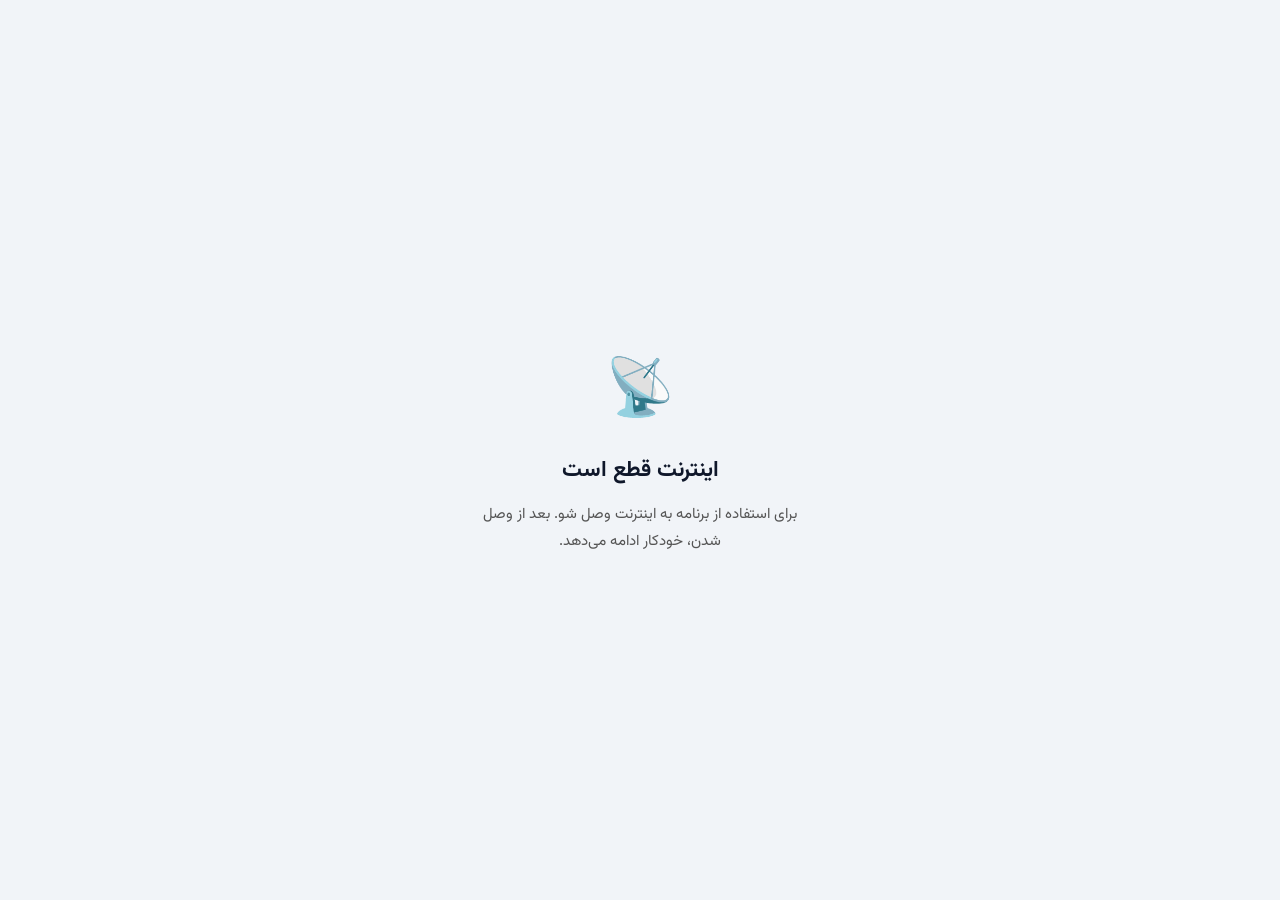
<file: index.html>
<!DOCTYPE html>
<html lang="fa" dir="rtl">
<head>
<meta charset="UTF-8">
<meta name="viewport" content="width=device-width, initial-scale=1, viewport-fit=cover, interactive-widget=resizes-content">
<meta name="theme-color" content="#0f766e">
<meta name="mobile-web-app-capable" content="yes">
<meta name="apple-mobile-web-app-capable" content="yes">
<meta name="apple-mobile-web-app-status-bar-style" content="default">
<title>Yane</title>
<link rel="manifest" href="manifest.webmanifest">
<link rel="icon" type="image/png" href="icons/favicon.png">
<link rel="apple-touch-icon" href="icons/icon-192.png">
<link rel="stylesheet" href="css/style.css">
</head>
<body>
<!-- برنامه فقط آنلاین کار می‌کند: صفحه‌ی «اینترنت قطع است» (شروع برنامه) و نوار هشدار (وسط کار) -->
<div id="screen-offline" class="offline-screen" hidden>
  <div class="offline-card">
    <div class="offline-icon">📡</div>
    <h1 class="offline-title">اینترنت قطع است</h1>
    <p class="offline-sub">برای استفاده از برنامه به اینترنت وصل شو. بعد از وصل شدن، خودکار ادامه می‌دهد.</p>
  </div>
</div>
<div id="offline-bar" class="offline-bar" role="alert" hidden>اینترنت قطع است؛ برای ادامه به اینترنت وصل شو</div>

<!-- صفحه راه‌اندازی سیستم ورود (وقتی پیکربندی Supabase ناقص باشد) -->
<div id="screen-setup" class="login-screen" hidden>
  <div class="login-card">
    <div class="login-logo">🔐</div>
    <h1 class="login-title">راه‌اندازی سیستم ورود</h1>
    <p class="login-sub">برای فعال‌سازی ورود کاربران، اتصال به سرویس Supabase لازم است. مقادیر را از Supabase → Settings → API کپی کنید.</p>
    <div class="set-row">
      <label for="setup-url">Supabase URL</label>
      <input type="text" id="setup-url" placeholder="https://XXXX.supabase.co" dir="ltr" style="text-align:left" autocomplete="off">
    </div>
    <div class="set-row">
      <label for="setup-key">Supabase anon key</label>
      <input type="text" id="setup-key" placeholder="eyJhbGciOi..." dir="ltr" style="text-align:left" autocomplete="off">
    </div>
    <div id="setup-status" class="login-status" hidden></div>
    <button class="btn btn-primary btn-lg" id="setup-save" style="margin-top:6px">ذخیره و ادامه</button>
    <div class="info-note" style="margin-top:12px">
      ورود الزامی است؛ بدون حساب کاربری امکان استفاده از برنامه وجود ندارد. کلید anon عمومی است؛ امنیت و جداسازی اطلاعات هر کاربر با Row Level Security در سرور تضمین می‌شود. راهنمای کامل در README پروژه.
    </div>
  </div>
</div>

<!-- صفحه ورود / ساخت حساب (فقط وقتی Backend فعال باشد) -->
<div id="screen-login" class="login-screen lg-screen" hidden>
  <div class="lg-wrap">
    <div class="lg-brand">
      <div class="lg-logo"><svg width="64" height="64" viewBox="0 0 100 100"><rect width="100" height="100" rx="23" fill="#fff"/><g transform="translate(2 1.5)"><path d="M50 11 L74 29 V51 H26 V29 Z" fill="#0f766e" stroke="#0f766e" stroke-width="3.5" stroke-linejoin="round"/><circle cx="50" cy="35" r="6" fill="#fff"/><rect x="46" y="50" width="8" height="35" rx="3" fill="#0f766e"/><rect x="53" y="64" width="12" height="6.5" rx="2" fill="#f59e0b"/><rect x="53" y="75" width="8.5" height="6.5" rx="2" fill="#f59e0b"/></g></svg></div>
      <h1 class="lg-title">Yane</h1>
      <p class="lg-sub">مدیریت فایل، مشتری و آگهی ملک</p>
    </div>
    <div class="lg-card">
      <div class="lg-tabs" role="tablist">
        <button type="button" id="lg-tab-login" class="on" role="tab" aria-selected="true">ورود</button>
        <button type="button" id="lg-tab-register" role="tab" aria-selected="false">ساخت حساب</button>
      </div>
      <div class="lg-field" id="lg-name-row" hidden>
        <label for="login-name">نام</label>
        <div class="lg-in">
          <svg viewBox="0 0 24 24" width="19" height="19" fill="none" stroke="currentColor" stroke-width="1.9" stroke-linecap="round" stroke-linejoin="round" aria-hidden="true"><circle cx="12" cy="8" r="4"/><path d="M4 21c1-4 4-6 8-6s7 2 8 6"/></svg>
          <input type="text" id="login-name" placeholder="مثلاً: احمدی" autocomplete="off">
        </div>
      </div>
      <div class="lg-field">
        <label for="login-email">ایمیل</label>
        <div class="lg-in">
          <svg viewBox="0 0 24 24" width="19" height="19" fill="none" stroke="currentColor" stroke-width="1.9" stroke-linecap="round" stroke-linejoin="round" aria-hidden="true"><rect x="3" y="5" width="18" height="14" rx="2.5"/><path d="M3 8l9 6 9-6"/></svg>
          <input type="email" id="login-email" inputmode="email" dir="ltr" placeholder="you@example.com" autocomplete="off">
        </div>
      </div>
      <div class="lg-field">
        <label for="login-pass">رمز عبور</label>
        <div class="lg-in">
          <svg viewBox="0 0 24 24" width="19" height="19" fill="none" stroke="currentColor" stroke-width="1.9" stroke-linecap="round" stroke-linejoin="round" aria-hidden="true"><rect x="5" y="11" width="14" height="10" rx="2.5"/><path d="M8 11V8a4 4 0 018 0v3"/></svg>
          <input type="password" id="login-pass" dir="ltr" placeholder="••••••••">
          <button type="button" id="lg-eye" class="lg-eye" aria-label="نمایش رمز">
            <svg viewBox="0 0 24 24" width="19" height="19" fill="none" stroke="currentColor" stroke-width="1.9" stroke-linecap="round" stroke-linejoin="round" aria-hidden="true"><path d="M2 12s3.5-7 10-7 10 7 10 7-3.5 7-10 7S2 12 2 12z"/><circle cx="12" cy="12" r="3"/></svg>
          </button>
        </div>
      </div>
      <div id="login-status" class="login-status" hidden></div>
      <button class="lg-cta" id="login-submit">ورود به حساب</button>
      <button class="lg-cta" id="register-submit" hidden>ساخت حساب جدید</button>
      <div class="lg-steps" id="lg-steps" hidden>
        <h4>بعد از ساخت حساب</h4>
        <div class="lg-step"><i>۱</i><div><b>ساخت حساب</b> را بزن و نام، ایمیل و رمز را وارد کن.</div></div>
        <div class="lg-step"><i>۲</i><div><b>لینک تأیید</b> را در ایمیلت بزن (پوشه‌ی اسپم را هم ببین).</div></div>
        <div class="lg-step"><i>۳</i><div>به برنامه برگرد و <b>وارد شو</b>.</div></div>
      </div>
    </div>
    <div class="lg-foot">
      <button id="install-fab" class="lg-install" type="button" hidden>
        <svg viewBox="0 0 24 24" width="18" height="18" fill="none" stroke="currentColor" stroke-width="2.2" stroke-linecap="round" stroke-linejoin="round" aria-hidden="true"><path d="M12 3v12m0 0l-4-4m4 4l4-4"/><path d="M4 17v2a2 2 0 002 2h12a2 2 0 002-2v-2"/></svg>
        نصب برنامه روی گوشی
      </button>
      <a id="lg-dl" class="lg-dl" href="download.html" hidden>دانلود نسخه‌ی اندروید و راهنمای نصب</a>
      <div class="lg-trust">
        <svg viewBox="0 0 24 24" width="15" height="15" fill="none" stroke="currentColor" stroke-width="1.9" stroke-linecap="round" stroke-linejoin="round" aria-hidden="true"><path d="M12 3l8 3v6c0 5-3.5 8-8 9-4.5-1-8-4-8-9V6z"/><path d="M9 12l2 2 4-4"/></svg>
        اطلاعات هر حساب جدا و خصوصی است
      </div>
    </div>
  </div>
</div>

<div id="app">

  <header id="topbar">
    <button id="btn-back" class="icon-btn" aria-label="بازگشت" hidden>
      <svg viewBox="0 0 24 24" width="22" height="22" fill="none" stroke="currentColor" stroke-width="2.2" stroke-linecap="round" stroke-linejoin="round"><path d="M15 18l-6-6 6-6"/></svg>
    </button>
    <span id="topbar-icon" class="tb-icon" aria-hidden="true" hidden></span>
    <div id="topbar-head"><h1 id="topbar-title">Yane</h1><div id="topbar-sub" class="tb-sub"></div></div>
    <button type="button" id="hh-help" class="hh-help" aria-label="آموزش"><svg width="17" height="17" viewBox="0 0 24 24" fill="none" stroke="currentColor" stroke-width="2.1" stroke-linecap="round" stroke-linejoin="round" aria-hidden="true"><path d="M22 9L12 4 2 9l10 5z"/><path d="M6 11.2V16c0 1.4 2.7 3 6 3s6-1.6 6-3v-4.8M22 9v6"/></svg><span>آموزش</span><i class="hh-dot" aria-hidden="true"></i></button>
    <div id="topbar-actions"></div>
  </header>

  <main id="main">

    <!-- ================= صفحه اصلی ================= -->
    <section id="screen-home" class="screen active">
      <div id="hh-tip" class="hh-tip" hidden><span>اولین بار است؟ آموزش تصویری هر بخش را از دکمه‌ی «آموزش» ببین.</span><button type="button" id="hh-tip-ok">باشه</button></div>
      <div class="home-search">
        <div class="search-box">
          <svg viewBox="0 0 24 24" width="20" height="20" fill="none" stroke="currentColor" stroke-width="2" stroke-linecap="round"><circle cx="11" cy="11" r="7"/><path d="M20 20l-3.5-3.5"/></svg>
          <input id="home-search" type="search" placeholder="جستجوی سریع محصول (نام یا کد)…" autocomplete="off" enterkeyhint="search">
        </div>
      </div>

      <div id="home-stats" class="home-stats"></div>

      <div id="today-box"></div>
      <div class="home-grid">
        <button class="home-card home-card-wide" data-action="clients">
          <span class="hc-icon i-indigo"><svg viewBox="0 0 24 24" width="26" height="26" fill="none" stroke="currentColor" stroke-width="2" stroke-linecap="round" stroke-linejoin="round"><circle cx="9" cy="8" r="3.2"/><path d="M3 20c0-3.3 2.7-6 6-6s6 2.7 6 6"/><path d="M16 5.2a3.2 3.2 0 010 5.6M18 14.4c1.8.8 3 2.6 3 5.6"/></svg></span>
          <span class="hc-text">
            <span class="hc-title">مشتری‌ها</span>
            <span id="cl-badge" class="hc-sub">CRM مشاور</span>
          </span>
          <span id="cl-dot" class="hc-dot" hidden></span>
        </button>
        <button class="home-card" data-action="search">
          <span class="hc-icon i-teal"><svg viewBox="0 0 24 24" width="26" height="26" fill="none" stroke="currentColor" stroke-width="2" stroke-linecap="round"><circle cx="11" cy="11" r="7"/><path d="M20 20l-3.5-3.5"/></svg></span>
          <span class="hc-title">جستجوی محصول</span>
          <span class="hc-sub">نام یا کد کالا</span>
        </button>
        <button class="home-card" data-action="warehouse">
          <span class="hc-icon i-indigo"><svg viewBox="0 0 24 24" width="26" height="26" fill="none" stroke="currentColor" stroke-width="2" stroke-linecap="round" stroke-linejoin="round"><path d="M3 9l9-5 9 5v11a1 1 0 01-1 1H4a1 1 0 01-1-1z"/><path d="M3 9v3m18-3v3M9 21v-6h6v6"/></svg></span>
          <span class="hc-title">مشاهده انبار</span>
          <span class="hc-sub">لیست موجودی کامل</span>
        </button>
        <button class="home-card" data-action="order">
          <span class="hc-icon i-amber"><svg viewBox="0 0 24 24" width="26" height="26" fill="none" stroke="currentColor" stroke-width="2" stroke-linecap="round" stroke-linejoin="round"><circle cx="9" cy="20" r="1.6"/><circle cx="18" cy="20" r="1.6"/><path d="M2 3h3l2.6 12.4a1.6 1.6 0 001.6 1.3h8.9a1.6 1.6 0 001.5-1.2L21 8H6"/></svg></span>
          <span class="hc-title">ثبت سفارش</span>
          <span class="hc-sub">سبد سفارش فعلی</span>
        </button>
        <button class="home-card" data-action="orders">
          <span class="hc-icon i-rose"><svg viewBox="0 0 24 24" width="26" height="26" fill="none" stroke="currentColor" stroke-width="2" stroke-linecap="round" stroke-linejoin="round"><path d="M14 3H7a2 2 0 00-2 2v14a2 2 0 002 2h10a2 2 0 002-2V8z"/><path d="M14 3v5h5"/><path d="M9 13h6M9 17h6"/></svg></span>
          <span class="hc-title">سفارش‌های ثبت‌شده</span>
          <span class="hc-sub">تاریخچه سفارش‌ها</span>
        </button>
        <button class="home-card home-card-wide" data-action="archive">
          <span class="hc-icon i-violet"><svg viewBox="0 0 24 24" width="26" height="26" fill="none" stroke="currentColor" stroke-width="2" stroke-linecap="round" stroke-linejoin="round"><path d="M3 6h18v4H3z"/><path d="M5 10v9a1 1 0 001 1h12a1 1 0 001-1v-9"/><path d="M10 14h4"/></svg></span>
          <span class="hc-text">
            <span class="hc-title">آرشیو داروخانه‌ها</span>
            <span class="hc-sub">پرونده دائمی سفارش‌های هر داروخانه</span>
          </span>
        </button>
        <button class="home-card" data-action="weekly-visits">
          <span class="hc-icon i-sky"><svg viewBox="0 0 24 24" width="26" height="26" fill="none" stroke="currentColor" stroke-width="2" stroke-linecap="round" stroke-linejoin="round"><rect x="3" y="5" width="18" height="16" rx="2"/><path d="M8 3v4M16 3v4M3 10h18"/><path d="M8 14h2M8 17h2M14 14h2M14 17h2"/></svg></span>
          <span class="hc-title">برنامه هفتگی ویزیت</span>
          <span id="wv-badge" class="hc-sub"></span>
        </button>
        <button class="home-card" data-action="files">
          <span class="hc-icon i-sky"><svg viewBox="0 0 24 24" width="26" height="26" fill="none" stroke="currentColor" stroke-width="2" stroke-linecap="round" stroke-linejoin="round"><path d="M21 7v13a1 1 0 01-1 1H4a1 1 0 01-1-1V4a1 1 0 011-1h10z"/><path d="M15 3v4h4"/></svg></span>
          <span class="hc-title">مدیریت فایل‌های انبار</span>
          <span class="hc-sub">وارد کردن / جایگزینی فایل</span>
        </button>
        <button class="home-card" data-action="listings">
          <span class="hc-icon i-teal"><svg viewBox="0 0 24 24" width="26" height="26" fill="none" stroke="currentColor" stroke-width="2" stroke-linecap="round" stroke-linejoin="round"><path d="M3 11l9-7 9 7"/><path d="M5 10v10h14V10"/><path d="M10 20v-6h4v6"/></svg></span>
          <span class="hc-title">فایل‌ها</span>
          <span class="hc-sub">ملک‌های من</span>
        </button>
        <button class="home-card" data-action="ad">
          <span class="hc-icon i-amber"><svg viewBox="0 0 24 24" width="26" height="26" fill="none" stroke="currentColor" stroke-width="2" stroke-linecap="round" stroke-linejoin="round"><path d="M14 2H7a2 2 0 00-2 2v16a2 2 0 002 2h10a2 2 0 002-2V8z"/><path d="M14 2v6h6M12 12v6M9 15h6"/></svg></span>
          <span class="hc-title">ساخت آگهی</span>
          <span id="ad-badge" class="hc-sub">ساخت آگهی</span>
        </button>
        <button class="home-card" data-action="collab">
          <span class="hc-icon i-sky"><svg viewBox="0 0 24 24" width="26" height="26" fill="none" stroke="currentColor" stroke-width="2" stroke-linecap="round" stroke-linejoin="round"><circle cx="8" cy="8" r="3"/><path d="M2 20c0-3 3-5 6-5s6 2 6 5"/><circle cx="17" cy="9" r="2.5"/><path d="M15.5 14.3c3 .3 5.5 2 5.5 5.7"/></svg></span>
          <span class="hc-title">همکاری‌ها</span>
          <span id="cb-badge" class="hc-sub">فایل‌های تعاملی و درخواست‌ها</span>
        </button>
        <button class="home-card" data-action="converter">
          <span class="hc-icon i-teal"><svg viewBox="0 0 24 24" width="26" height="26" fill="none" stroke="currentColor" stroke-width="2" stroke-linecap="round" stroke-linejoin="round"><path d="M17 3l4 4-4 4"/><path d="M3 7h18"/><path d="M7 21l-4-4 4-4"/><path d="M21 17H3"/></svg></span>
          <span class="hc-title">تبدیل رهن و اجاره</span>
          <span class="hc-sub">محاسبه‌ی فوری و کارت</span>
        </button>
        <button class="home-card" data-action="quick-note">
          <span class="hc-icon i-rose"><svg viewBox="0 0 24 24" width="26" height="26" fill="none" stroke="currentColor" stroke-width="2" stroke-linecap="round" stroke-linejoin="round"><rect x="9" y="2" width="6" height="12" rx="3"/><path d="M5 11a7 7 0 0014 0"/><path d="M12 18v4"/></svg></span>
          <span class="hc-title">برنامه روزانه</span>
          <span class="hc-sub">کارهای امروز و بعد</span>
        <span id="dp-dot" class="hc-dot warn" hidden></span>
        </button>
        <button class="home-card" data-action="deals">
          <span class="hc-icon i-teal"><svg viewBox="0 0 24 24" width="26" height="26" fill="none" stroke="currentColor" stroke-width="2" stroke-linecap="round" stroke-linejoin="round"><path d="M14 3H7a2 2 0 00-2 2v14a2 2 0 002 2h10a2 2 0 002-2V8z"/><path d="M14 3v5h5"/><path d="M9 13h6"/><path d="M9 17h4"/></svg></span>
          <span class="hc-title">قراردادها</span>
          <span class="hc-sub">رادار تمدید و پیام‌ها</span>
        </button>
        <button class="home-card" data-action="card-views">
          <span class="hc-icon i-rose"><svg viewBox="0 0 24 24" width="26" height="26" fill="none" stroke="currentColor" stroke-width="2" stroke-linecap="round" stroke-linejoin="round"><path d="M1 12s4-8 11-8 11 8 11 8-4 8-11 8-11-8-11-8z"/><circle cx="12" cy="12" r="3"/></svg></span>
          <span class="hc-title">بازدیدها</span>
          <span class="hc-sub">کارت ملک و لینک‌ها</span>
        </button>
        <button class="home-card" data-action="estelam">
          <span class="hc-icon i-slate"><svg viewBox="0 0 24 24" width="26" height="26" fill="none" stroke="currentColor" stroke-width="2" stroke-linecap="round" stroke-linejoin="round"><circle cx="12" cy="12" r="9"/><circle cx="12" cy="12" r="5"/><circle cx="12" cy="12" r="1.2" fill="currentColor"/></svg></span>
          <span class="hc-title">استعلام</span>
          <span class="hc-sub">تسویه و حساب داروخانه‌ها (شخصی)</span>
        </button>
        <button class="home-card" data-action="target-pharmacies">
          <span class="hc-icon i-emerald"><svg viewBox="0 0 24 24" width="26" height="26" fill="none" stroke="currentColor" stroke-width="2" stroke-linecap="round" stroke-linejoin="round"><circle cx="12" cy="12" r="9"/><circle cx="12" cy="12" r="5"/><circle cx="12" cy="12" r="1.2" fill="currentColor"/></svg></span>
          <span class="hc-title">داروخانه‌های هدف</span>
          <span id="tp-badge" class="hc-sub"></span>
        </button>
        <button class="home-card" data-action="suggest-names" id="home-suggest-names" hidden>
          <span class="hc-icon i-emerald"><svg viewBox="0 0 24 24" width="26" height="26" fill="none" stroke="currentColor" stroke-width="2" stroke-linecap="round" stroke-linejoin="round"><path d="M20.6 13.4l-7.2 7.2a2 2 0 01-2.8 0L3 13V3h10l7.6 7.6a2 2 0 010 2.8z"/><circle cx="7.5" cy="7.5" r="1.2" fill="currentColor"/></svg></span>
          <span class="hc-title">اسم‌های پیشنهادی</span>
          <span class="hc-sub">اسم‌هایی که داروخانه‌ها می‌گویند</span>
        </button>
        <button class="home-card" data-action="product-attrs" id="home-product-attrs" hidden>
          <span class="hc-icon i-emerald"><svg viewBox="0 0 24 24" width="26" height="26" fill="none" stroke="currentColor" stroke-width="2" stroke-linecap="round" stroke-linejoin="round"><path d="M9 11l3 3L22 4"/><path d="M21 12v7a2 2 0 01-2 2H5a2 2 0 01-2-2V5a2 2 0 012-2h11"/></svg></span>
          <span class="hc-title">مشخصه‌های محصول</span>
          <span id="at-badge" class="hc-sub">نوع، نوع پوست، حجم</span>
        </button>
        <button class="home-card" data-action="settings">
          <span class="hc-icon i-slate"><svg viewBox="0 0 24 24" width="26" height="26" fill="none" stroke="currentColor" stroke-width="2" stroke-linecap="round" stroke-linejoin="round"><circle cx="12" cy="12" r="3"/><path d="M19.4 15a1.65 1.65 0 00.33 1.82l.06.06a2 2 0 11-2.83 2.83l-.06-.06a1.65 1.65 0 00-1.82-.33 1.65 1.65 0 00-1 1.51V21a2 2 0 11-4 0v-.09a1.65 1.65 0 00-1-1.51 1.65 1.65 0 00-1.82.33l-.06.06a2 2 0 11-2.83-2.83l.06-.06a1.65 1.65 0 00.33-1.82 1.65 1.65 0 00-1.51-1H3a2 2 0 110-4h.09a1.65 1.65 0 001.51-1 1.65 1.65 0 00-.33-1.82l-.06-.06a2 2 0 112.83-2.83l.06.06a1.65 1.65 0 001.82.33h.01a1.65 1.65 0 001-1.51V3a2 2 0 114 0v.09a1.65 1.65 0 001 1.51h.01a1.65 1.65 0 001.82-.33l.06-.06a2 2 0 112.83 2.83l-.06.06a1.65 1.65 0 00-.33 1.82v.01a1.65 1.65 0 001.51 1H21a2 2 0 110 4h-.09a1.65 1.65 0 00-1.51 1z"/></svg></span>
          <span class="hc-title">تنظیمات</span>
          <span class="hc-sub">واحد قیمت، نام انبارها</span>
        </button>
      </div>

      <div class="home-foot">نسخه ۱٫۳ — سیستم حساب کاربری</div>
    </section>

    <!-- ================= جستجو / مشاهده انبار ================= -->
    <section id="screen-products" class="screen">
      <div id="tag-bars" class="tag-card" hidden>
        <div class="tag-head">
          <span class="tag-title">🏷 برند</span>
          <span class="tag-actions">
            <button type="button" class="tag-ib" data-tag-add="brand" aria-label="افزودن برند">＋</button>
            <button type="button" class="tag-ib" id="tag-manage-brand" data-tag-manage="brand" aria-label="مدیریت برندها" hidden>⚙</button>
          </span>
        </div>
        <div class="tag-bar-chips" id="tag-chips-brand"></div>
        <div class="tag-sub" id="tag-sub" hidden>
          <div class="tag-head">
            <span class="tag-title" id="tag-sub-title"></span>
            <span class="tag-actions">
              <button type="button" class="tag-ib tag-ib-sm" data-tag-add="category" aria-label="افزودن دسته">＋</button>
              <button type="button" class="tag-ib tag-ib-sm" id="tag-manage-category" data-tag-manage="category" aria-label="مدیریت دسته‌ها" hidden>⚙</button>
            </span>
          </div>
          <div class="tag-bar-chips" id="tag-chips-category"></div>
        </div>
      </div>
      <div class="search-box">
        <svg viewBox="0 0 24 24" width="20" height="20" fill="none" stroke="currentColor" stroke-width="2" stroke-linecap="round"><circle cx="11" cy="11" r="7"/><path d="M20 20l-3.5-3.5"/></svg>
        <input id="prod-search" type="search" placeholder="جستجو: نام محصول یا کد کالا…" autocomplete="off" enterkeyhint="search">
      </div>
      <div class="chip-row" id="wh-chips">
        <button class="chip active" data-wh="all">هر دو انبار</button>
        <button class="chip" data-wh="1">انبار ۱</button>
        <button class="chip" data-wh="2">انبار ۲</button>
      </div>
      <div id="prod-count" class="result-count"></div>
      <div class="table-wrap">
        <table class="prod-table">
          <thead>
            <tr>
              <th class="col-code">کد کالا</th>
              <th class="col-name">نام محصول</th>
              <th class="col-stock">موجودی</th>
              <th class="col-price">قیمت</th>
              <th class="col-add"></th>
            </tr>
          </thead>
          <tbody id="prod-tbody"></tbody>
        </table>
      </div>
      <div id="prod-empty" class="empty-state" hidden>
        <div class="empty-icon">📦</div>
        <p id="prod-empty-text">محصولی پیدا نشد.</p>
        <p class="empty-sub">بخش دیگری از نام یا کد را امتحان کنید.</p>
      </div>
    </section>

    <!-- ================= ثبت سفارش (سبد) ================= -->
    <section id="screen-order" class="screen">
      <div class="set-card" id="order-info">
        <div class="set-title">اطلاعات سفارش</div>
        <div class="set-row">
          <label for="oi-visitor">نام ویزیتور</label>
          <input type="text" id="oi-visitor" placeholder="مثلاً: احمدی" autocomplete="off">
        </div>
        <div class="set-row">
          <label for="oi-pharmacy">نام داروخانه</label>
          <input type="text" id="oi-pharmacy" placeholder="مثلاً: داروخانه رضایی" autocomplete="off">
        </div>
        <div class="set-row">
          <label for="oi-address">آدرس داروخانه</label>
          <input type="text" id="oi-address" placeholder="خیابان، پلاک…" autocomplete="off">
        </div>
        <div class="set-row">
          <label for="oi-area">منطقه/خیابان (برای دسته‌بندی آرشیو)</label>
          <input type="text" id="oi-area" placeholder="مثلاً: منطقه ۵ یا خیابان ولیعصر" autocomplete="off">
        </div>
        <div class="set-row">
          <label for="oi-phone">شماره تلفن داروخانه</label>
          <input type="tel" id="oi-phone" inputmode="tel" placeholder="۰۲۱…" autocomplete="off">
        </div>
        <div class="set-row">
          <label for="oi-note">توضیحات</label>
          <textarea id="oi-note" rows="2" placeholder="اختیاری"></textarea>
        </div>
        <div class="set-row">
          <label for="oi-offer">آفر (توضیح تجاری)</label>
          <input type="text" id="oi-offer" list="offer-list" placeholder="مثلاً: ۱۰٪ تخفیف، یک عدد هدیه…" autocomplete="off">
          <datalist id="offer-list"></datalist>
        </div>
      </div>
      <div id="order-items"></div>
      <div id="order-empty" class="empty-state" hidden>
        <div class="empty-icon">🛒</div>
        <p>سبد سفارش خالی است.</p>
        <p class="empty-sub">از بخش جستجو یا مشاهده انبار، محصولات را اضافه کنید.</p>
      </div>
      <div id="order-summary" class="order-summary" hidden>
        <div class="os-row">
          <span>تعداد اقلام</span><strong id="order-count">۰</strong>
        </div>
        <div class="os-row os-total">
          <span>مبلغ نهایی سفارش</span><strong id="order-total">۰ تومان</strong>
        </div>
      </div>
      <div id="order-actions" class="order-actions" hidden>
        <button id="btn-save-order" class="btn btn-primary btn-lg">ثبت سفارش</button>
        <button id="btn-clear-order" class="btn btn-ghost btn-lg">خالی کردن سبد</button>
      </div>
    </section>

    <!-- ================= سفارش‌های قبلی ================= -->
    <section id="screen-orders" class="screen">
      <div id="orders-sync-banner" class="ci-warn danger" hidden style="margin-bottom:10px"></div>
      <div class="search-box" style="margin-bottom:10px">
        <svg viewBox="0 0 24 24" width="20" height="20" fill="none" stroke="currentColor" stroke-width="2" stroke-linecap="round"><circle cx="11" cy="11" r="7"/><path d="M20 20l-3.5-3.5"/></svg>
        <input id="orders-search" type="search" placeholder="جستجو: نام داروخانه، ویزیتور یا شماره سفارش…" autocomplete="off" enterkeyhint="search">
      </div>
      <button id="btn-orders-trash" class="btn btn-ghost btn-sm" style="width:100%;margin-bottom:10px">🗑 سطل زباله (سفارش‌های حذف‌شده)</button>
      <div id="orders-list"></div>
      <div id="orders-empty" class="empty-state" hidden>
        <div class="empty-icon">🧾</div>
        <p>هنوز سفارشی ثبت نشده است.</p>
      </div>
      <div id="orders-search-empty" class="empty-state" hidden>
        <div class="empty-icon">🔍</div>
        <p>سفارشی مطابق جستجو پیدا نشد.</p>
      </div>
      <button id="orders-load-more" class="btn btn-ghost btn-sm" style="width:100%;margin-top:10px" hidden>بارگذاری سفارش‌های قدیمی‌تر</button>
    </section>

    <!-- ================= سطل زبالهٔ سفارش‌ها ================= -->
    <section id="screen-orders-trash" class="screen">
      <div class="ci-warn" style="margin-bottom:10px">⏳ سفارش‌های این‌جا حداکثر ۷ روز نگه داشته می‌شن، بعدش خودکار و برای همیشه پاک می‌شن.</div>
      <button id="btn-trash-clear-all" class="btn btn-danger btn-sm" style="width:100%;margin-bottom:10px" hidden>🗑 پاک کردن همه (برای همیشه)</button>
      <div id="orders-trash-list"></div>
      <div id="orders-trash-empty" class="empty-state" hidden>
        <div class="empty-icon">🗑</div>
        <p>سطل زباله خالی است.</p>
      </div>
    </section>

    <!-- ================= برنامه هفتگی ویزیت ================= -->
    <section id="screen-weekly-visits" class="screen">
      <div class="wv-weekbar">
        <div class="wv-seg" id="wv-week-seg"></div>
        <div class="wv-range" id="wv-week-range"></div>
      </div>
      <div class="chip-row" id="wv-day-chips"></div>
      <div id="wv-tools" class="wv-tools">
        <button id="btn-wv-add" class="btn btn-primary">➕ افزودن</button>
        <button id="btn-wv-bulk" class="btn btn-ghost">📋 چندتایی</button>
        <button id="btn-wv-tpl" class="btn btn-ghost">💾 برنامه‌ها</button>
        <button id="btn-wv-select" class="btn btn-ghost">☑ انتخاب</button>
      </div>
      <div id="wv-selbar" class="wv-selbar" hidden>
        <button id="wv-sel-exit" class="btn btn-ghost" aria-label="خروج از انتخاب">✕</button>
        <b id="wv-sel-count"></b>
        <button id="wv-sel-all" class="btn btn-ghost">انتخاب همه</button>
      </div>
      <div id="wv-list"></div>
      <button id="btn-wv-clear-day" class="btn btn-ghost" hidden style="width:100%;margin-top:12px;color:var(--danger)"></button>
      <div id="wv-empty" class="empty-state" hidden>
        <div class="empty-icon">📅</div>
        <p>برای این روز هنوز موردی ثبت نشده است.</p>
      </div>
      <div id="wv-bottombar" class="wv-bottombar" hidden>
        <button id="wv-sel-move" class="btn btn-primary">↔ انتقال</button>
        <button id="wv-sel-addweeks" class="btn btn-ghost">🗓 هفته‌ها</button>
        <button id="wv-sel-del" class="btn btn-danger">🗑 حذف</button>
      </div>
    </section>

    <!-- ================= داروخانه‌های هدف ================= -->
    <!-- ================= پرونده‌ی مشتری: لیست ================= -->
    <!-- ================= فایل‌ها: لیست ================= -->
    <section id="screen-listings" class="screen">
      <button id="btn-ls-add" class="rd-fab" aria-label="فایل جدید">فایل جدید</button>
      <div class="lr-tools"><input id="ls-search" type="search" placeholder="جستجو: محله یا ویژگی" autocomplete="off"></div>
      <div id="ls-filters" class="seg2"></div>
      <div id="ls-list"></div>
      <div id="ls-empty" class="empty-state" hidden><div class="empty-icon">🏠</div><p>هنوز فایلی ثبت نشده است.</p></div>
    </section>

    <!-- ================= فایل‌ها: جزئیات ================= -->
    <section id="screen-listing" class="screen">
      <div id="ls-detail"></div>
    </section>

    <section id="screen-tutorial" class="screen">
      <div id="hp-root"></div>
    </section>

    <section id="screen-subscription" class="screen">
      <div id="sub-root"></div>
    </section>

    <section id="screen-ad" class="screen">
      <div id="ad-root"></div>
    </section>

    <section id="screen-collab" class="screen">
      <div id="cb-tabs" class="rd-seg rd-tabs"></div>
      <input id="cb-search" type="search" placeholder="جستجو: محله یا ویژگی" autocomplete="off" style="width:100%">
      <div id="cb-filters" class="chip-row"></div>
      <div id="cb-list"></div>
      <div id="cb-empty" class="empty-state" hidden><div class="empty-icon">🤝</div><p>فایل تعاملی‌ای نیست.</p></div>
    </section>

    <section id="screen-clients" class="screen">
      <button id="btn-cl-add" class="rd-fab" aria-label="مشتری جدید">مشتری جدید</button>
      <div class="lr-tools"><input id="cl-search" type="search" placeholder="جستجو: نام، شماره، محله" autocomplete="off"><button type="button" id="cl-filter" class="lr-fbtn" aria-label="فیلتر مرحله"><svg width="18" height="18" viewBox="0 0 24 24" fill="none" stroke="currentColor" stroke-width="2" stroke-linecap="round" stroke-linejoin="round" aria-hidden="true"><path d="M4 6h16M7 12h10M10 18h4"/></svg><i class="lr-dot" hidden></i></button></div>
      <div id="cl-stages" class="seg2"></div>
      <div id="cl-list"></div>
      <div id="cl-empty" class="empty-state" hidden>
        <div class="empty-icon">👥</div>
        <p>هنوز مشتری‌ای ثبت نشده است.</p>
      </div>
    </section>

    <!-- ================= پرونده‌ی مشتری: جزئیات ================= -->
    <section id="screen-client" class="screen">
      <div id="cl-detail"></div>
    </section>

    <section id="screen-card-views" class="screen">
      <div id="cw-guard" class="info-note" style="margin:8px 0"></div>
      <div id="cw-body">
        <button type="button" id="cw-notify" class="slim-row"><span class="slim-ic"><svg width="16" height="16" viewBox="0 0 24 24" fill="none" stroke="currentColor" stroke-width="2" stroke-linecap="round" stroke-linejoin="round" aria-hidden="true"><path d="M18 16V11a6 6 0 10-12 0v5l-2 2h16zM10 21h4"/></svg></span><b>اعلان بازدید</b><small>وقتی اپ بسته است</small><svg width="16" height="16" viewBox="0 0 24 24" fill="none" stroke="currentColor" stroke-width="2" stroke-linecap="round" stroke-linejoin="round" aria-hidden="true"><path d="M15 5l-7 7 7 7"/></svg></button>
        <div id="cw-summary" class="seg2"></div>
        <div id="cw-list"></div>
      </div>
    </section>

    <section id="screen-deals" class="screen">
      <div id="dl-guard" class="info-note" style="margin:8px 0"></div>
      <div id="dl-body">
        <div id="dl-tabs" class="rd-seg rd-tabs"></div>
        <button type="button" id="dl-add" class="rd-fab">ثبت معامله / قرارداد</button>
        <div id="dl-list"></div>
        <details id="dl-settings" class="set-row" style="margin-top:14px">
          <summary>تنظیمات (فاصله‌ی یادآوری و متن پیام‌ها)</summary>
          <div class="info-note" style="margin:8px 0">در متن می‌توانی از {name} (نام)، {property} (ملک)، {days} (روز مانده) و {agency} (نام مشاوره) استفاده کنی.</div>
          <div class="set-row"><label>یادآوری تمدید: چند روز قبل از پایان قرارداد؟</label>
            <input type="text" id="dl-lead" inputmode="numeric" autocomplete="off"></div>
        <div class="set-row"><label>پیام ۱ ماه بعد از معامله</label><textarea id="dl-tpl-m1" rows="3" style="width:100%;resize:vertical"></textarea></div>
        <div class="set-row"><label>پیام ۶ ماه بعد</label><textarea id="dl-tpl-m6" rows="3" style="width:100%;resize:vertical"></textarea></div>
        <div class="set-row"><label>پیام ۱۲ ماه بعد (درخواست معرفی)</label><textarea id="dl-tpl-m12" rows="3" style="width:100%;resize:vertical"></textarea></div>
        <div class="set-row"><label>تمدید — پیام به مستأجر</label><textarea id="dl-tpl-renewTenant" rows="3" style="width:100%;resize:vertical"></textarea></div>
        <div class="set-row"><label>تمدید — پیام به مالک</label><textarea id="dl-tpl-renewOwner" rows="3" style="width:100%;resize:vertical"></textarea></div>
          <button type="button" class="btn btn-primary" id="dl-save-settings">ذخیره‌ی تنظیمات</button>
        </details>
      </div>
    </section>

    <section id="screen-quick-note" class="screen" data-tab="plan">
      <div id="qn-guard" class="info-note" style="margin:8px 0"></div>
      <div id="qn-body">
        <div class="set-row"><label>مشتری</label>
          <div id="qn-clients" class="chip-row" style="margin:0 0 8px;flex-wrap:wrap"></div>
          <input type="search" id="qn-search" placeholder="جستجوی مشتری (نام یا شماره)" autocomplete="off" style="width:100%"></div>
        <div class="set-row"><label>نوع</label>
          <div id="qn-kinds" class="chip-row" style="margin:0;flex-wrap:wrap"></div></div>
        <div class="set-row"><label>یادداشت (با میکروفون کیبورد حرف بزن)</label>
          <textarea id="qn-text" rows="5" style="width:100%;resize:vertical" placeholder="مثلاً: آشپزخانه را دوست داشت ولی از قیمت ناراضی بود، فردا جواب همسرش را بپرس"></textarea></div>
        <div class="set-row"><label>پیگیری بعدی</label>
          <div id="qn-fu-chips" class="chip-row" style="margin:0 0 6px;flex-wrap:wrap"></div>
          <div id="qn-fu-custom" hidden style="margin:6px 0"></div>
          <div id="qn-fu-info" class="oc-sub"></div></div>
        <button type="button" id="qn-save" class="btn btn-primary btn-lg">ثبت یادداشت و پیگیری</button>
        <div id="qn-msg" class="oc-sub" style="margin-top:10px;color:var(--ok);font-weight:700"></div>
      </div>

      <!-- برنامه‌ی روزانه: تب دوم؛ ماژول جدا (daily-plan.js)، فقط شناسه‌های dp-* -->
      <div id="dp-body" class="dp">
        <div id="dp-guard" class="info-note" hidden></div>
        <div id="dp-main">
          <div class="dp-card dp-compose">
            <div class="dp-compose-h">برنامه را بگو یا بنویس</div>
            <div class="mic-field"><textarea id="dp-text" rows="4" placeholder="مثلاً: فردا ساعت ده بازدید پونک با آقای احمدی، ظهر زنگ بزن به خانم رضایی، ساعت پنج جلسه با مالک"></textarea><button type="button" id="dp-mic" class="mic-btn" aria-label="شروع گفتن" aria-pressed="false" hidden></button></div>
            <div id="dp-mic-status" class="mic-status" aria-live="polite"></div>
            <div id="dp-mic-hint" class="mic-hint" hidden>میکروفون این مرورگر پشتیبانی نمی‌شود؛ از میکروفون کیبورد گوشی استفاده کن.</div>
            <div class="dp-actions"><button type="button" class="btn btn-primary" id="dp-analyze">تحلیل و افزودن به برنامه</button><button type="button" class="btn btn-ghost" id="dp-clear">پاک کردن</button></div>
          </div>
              <div id="dp-nav" class="dp-nav"></div>
          <div id="dp-list"></div>
        </div>
      </div>
    </section>

    <section id="screen-converter" class="screen">
      <div class="cv-set"><span id="cv-setsum"></span><button type="button" id="cv-gear" class="cv-gear">⚙ تنظیمات</button></div>
      <details id="cv-settings" class="rd-card rd-static cv-details">
        <summary>تنظیمات (ضریب، نام و لوگو)</summary>
        <div class="set-row"><label>ضریب تبدیل: هر ۱ میلیون اجاره = چند میلیون رهن؟ *</label>
          <input type="text" id="cv-ratio" inputmode="decimal" autocomplete="off" placeholder="مثلاً ۳۰"></div>
        <div class="set-row"><label>پله‌ی تغییر رهن در جدول (میلیون تومان)</label>
          <input type="text" id="cv-step" inputmode="decimal" autocomplete="off"></div>
        <div class="set-row"><label>نام مشاوره‌ی املاک (روی کارت)</label>
          <input type="text" id="cv-agency" autocomplete="off"></div>
        <div class="set-row"><label>لوگو (اختیاری)</label>
          <div style="display:flex;gap:10px;align-items:center"><span id="cv-logo-preview"></span>
            <input type="file" id="cv-logo" accept="image/*" style="flex:1;min-width:0">
            <button type="button" class="btn btn-ghost btn-sm" id="cv-logo-clear" style="display:none">حذف</button></div></div>
        <button type="button" class="btn btn-primary" id="cv-save-settings">ذخیره‌ی تنظیمات</button>
      </details>
      <div class="rd-card rd-static cv-card"><div class="cv-st"><span class="cv-n">۱</span><b>شرایط فعلی ملک</b></div>
        <div class="rd-pair">
          <div class="set-row"><label for="cv-deposit">رهن</label><div class="cv-unit"><input type="text" id="cv-deposit" inputmode="decimal" autocomplete="off" placeholder="مثلاً ۱٫۵"><select class="cv-usel" id="cv-deposit-unit" aria-label="واحد رهن"><option value="b" selected>میلیارد</option><option value="m">میلیون</option><option value="t">تومان</option></select></div></div>
          <div class="set-row"><label for="cv-rent">اجاره‌ی ماهانه</label><div class="cv-unit"><input type="text" id="cv-rent" inputmode="decimal" autocomplete="off" placeholder="مثلاً ۱۰"><i>میلیون تومان</i></div></div></div>
        <div id="cv-eq" class="cv-eq" hidden></div></div>
      <div class="rd-card rd-static cv-card"><div class="cv-st"><span class="cv-n">۲</span><b>می‌خوای چی تغییر کنه؟</b><small>اختیاری</small></div>
        <div class="cv-seg" id="cv-modes"><button type="button" class="on" data-cv-mode="deposit">رهن جدید بدم</button><button type="button" data-cv-mode="rent">اجاره‌ی جدید بدم</button></div>
        <div class="set-row" id="cv-wrap-deposit"><label for="cv-if-deposit">رهن جدید</label><div class="cv-unit"><input type="text" id="cv-if-deposit" inputmode="decimal" autocomplete="off" placeholder="مثلاً ۲"><select class="cv-usel" id="cv-if-deposit-unit" aria-label="واحد رهن جدید"><option value="b" selected>میلیارد</option><option value="m">میلیون</option><option value="t">تومان</option></select></div></div>
        <div class="set-row" id="cv-wrap-rent" hidden><label for="cv-if-rent">اجاره‌ی جدید</label><div class="cv-unit"><input type="text" id="cv-if-rent" inputmode="decimal" autocomplete="off" placeholder="مثلاً ۱۵"><i>میلیون تومان</i></div></div></div>
      <div id="cv-info" class="oc-sub" style="margin:6px 2px"></div>
      <div id="cv-result"></div>
      <div id="cv-actions" class="cv-bar" hidden>
        <button type="button" class="rd-btn ghost cv-wa" id="cv-share-txt">واتساپ</button>
        <button type="button" class="rd-btn primary" id="cv-share-img">ارسال کارت (تصویر)</button>
      </div>
    </section>

    <section id="screen-estelam" class="screen">
      <button id="btn-est-add" class="btn btn-primary" style="width:100%;margin-bottom:10px">➕ ثبت استعلام</button>
      <input id="est-search" type="search" placeholder="جستجو: نام، منطقه یا متن" autocomplete="off" style="width:100%;margin-bottom:6px">
      <div id="est-count" style="font-size:12px;color:var(--muted);margin:0 2px 8px"></div>
      <div id="est-listbar" class="wv-listbar" hidden><button id="est-collapse-all" class="btn btn-ghost" type="button">▸ بستن همه</button></div>
      <div id="est-list"></div>
      <div id="est-empty" class="empty-state" hidden>
        <div class="empty-icon">🧾</div>
        <p>هنوز استعلامی ثبت نشده است.</p>
      </div>
    </section>

    <!-- ================= مدیریت اسم‌های پیشنهادی ================= -->
    <section id="screen-suggest-names" class="screen">
      <div class="info-note" id="sn-note">محصول را پیدا کنید و همه‌ی اسم‌هایی را که داروخانه‌ها برایش می‌گویند ثبت کنید. این اسم‌ها برای همه‌ی کاربران در پیشنهادهای جست‌وجو استفاده می‌شوند.</div>
      <input id="sn-search" type="search" placeholder="جستجوی محصول: نام یا کد" autocomplete="off" style="width:100%;margin:8px 0 6px">
      <div class="sn-bar">
        <button id="sn-sel-toggle" type="button" class="btn btn-ghost">☑️ انتخاب چند محصول</button>
        <button id="sn-sel-all" type="button" class="btn btn-ghost" hidden>انتخاب همه‌ی نتایج</button>
      </div>
      <button id="sn-bulk-btn" type="button" class="btn btn-primary" hidden style="width:100%;margin-bottom:8px"></button>
      <div id="sn-count" style="font-size:12px;color:var(--muted);margin:0 2px 8px"></div>
      <div id="sn-list"></div>
      <div id="sn-empty" class="empty-state" hidden><div class="empty-icon">🏷</div><p id="sn-empty-text"></p></div>
    </section>

    <!-- ================= مشخصه‌های محصول (برای جست‌وجوی دقیق‌تر) ================= -->
    <section id="screen-product-attrs" class="screen">
      <div class="info-note">برای هر محصول «نوع محصول» (فوم، ژل، کرم، شامپو…)، «نوع پوست» و «حجم» را تأیید کنید تا جست‌وجو بین محصولات شبیه (چرب/خشک، فوم/شامپو) اشتباه نکند. فقط مشخصه‌های «تأییدشده» روی جست‌وجو اثر دارند.</div>
      <div id="at-stats" style="font-size:12.5px;margin:8px 2px"></div>
      <button id="at-auto" type="button" class="btn btn-primary" style="width:100%;margin-bottom:8px">✨ ساخت پیشنهاد خودکار از روی نام محصولات</button>
      <button id="at-newtype" type="button" class="btn btn-ghost" style="width:100%;margin-bottom:8px">➕ افزودن نوع محصول یا کاربرد جدید</button>
      <input id="at-search" type="search" placeholder="جستجوی محصول: نام یا کد" autocomplete="off" style="width:100%;margin:0 0 6px">
      <select id="at-filter" style="width:100%;margin-bottom:8px">
        <option value="suggested">پیشنهادی (منتظر تأیید)</option>
        <option value="incomplete">ناقص (نوع محصول نامشخص)</option>
        <option value="confirmed">تأییدشده</option>
      </select>
      <div id="at-list"></div>
      <div id="at-empty" class="empty-state" hidden><div class="empty-icon">🧪</div><p id="at-empty-text"></p></div>
    </section>

    <section id="screen-target-pharmacies" class="screen">
      <button id="btn-tp-add" class="btn btn-primary" style="width:100%;margin-bottom:12px">➕ افزودن داروخانه هدف</button>
      <div id="tp-list"></div>
      <div id="tp-empty" class="empty-state" hidden>
        <div class="empty-icon">🎯</div>
        <p>هنوز داروخانه هدفی ثبت نشده است.</p>
      </div>
    </section>

    <!-- ================= جزئیات سفارش ================= -->
    <section id="screen-order-detail" class="screen">
      <div id="od-content"></div>
    </section>

    <!-- ================= آرشیو داروخانه‌ها ================= -->
    <section id="screen-archive" class="screen">
      <div class="search-box">
        <svg viewBox="0 0 24 24" width="20" height="20" fill="none" stroke="currentColor" stroke-width="2" stroke-linecap="round"><circle cx="11" cy="11" r="7"/><path d="M20 20l-3.5-3.5"/></svg>
        <input id="arch-search" type="search" placeholder="جستجو: نام داروخانه، تلفن، ویزیتور، شماره سفارش، تاریخ…" autocomplete="off" enterkeyhint="search">
      </div>
      <div id="arch-count" class="result-count"></div>
      <div id="arch-list"></div>
      <div id="arch-empty" class="empty-state" hidden>
        <div class="empty-icon">🏥</div>
        <p>هنوز داروخانه‌ای در آرشیو ثبت نشده است.</p>
        <p class="empty-sub">با ثبت اولین سفارش، پرونده داروخانه به‌صورت خودکار ساخته می‌شود.</p>
      </div>
    </section>

    <!-- ================= پرونده داروخانه ================= -->
    <section id="screen-pharmacy" class="screen">
      <div id="pharmacy-content"></div>
    </section>

    <!-- ================= ویرایش سفارش ================= -->
    <section id="screen-edit-order" class="screen">
      <div id="edit-content"></div>
    </section>

    <!-- ================= مدیریت فایل‌ها ================= -->
    <section id="screen-files" class="screen">
      <div id="files-content"></div>
    </section>

    <!-- ================= وارد کردن فایل ================= -->
    <section id="screen-import" class="screen">
      <div id="import-content"></div>
    </section>

    <!-- ================= تنظیمات ================= -->
    <section id="screen-settings" class="screen">
      <div id="settings-content"></div>
    </section>

    <!-- ================= پشتیبانی ================= -->
    <section id="screen-support" class="screen">
      <div id="support-root"></div>
    </section>

    <!-- ================= مدیریت کاربران (فقط مدیر) ================= -->
    <section id="screen-admin" class="screen">
      <div id="admin-content"></div>
    </section>

    <!-- ================= راهنما ================= -->
    <section id="screen-help" class="screen">
      <div class="help-card">
        <h3>راهنمای سریع</h3>
        <ol class="help-list">
          <li><b>وارد کردن فایل انبار:</b> از صفحه اصلی «مدیریت فایل‌های انبار» را بزنید، انبار موردنظر را انتخاب و فایل PDF یا Excel یا CSV را از گوشی انتخاب کنید. با وارد کردن فایل جدید، فایل قبلی همان انبار جایگزین می‌شود.</li>
          <li><b>جستجو:</b> در نوار جستجوی صفحه اصلی، نام کامل، بخشی از نام، کد کامل یا بخشی از کد محصول را بنویسید. جستجو فارسی و بدون نیاز به اینترنت است.</li>
          <li><b>ثبت سفارش:</b> کنار هر محصول دکمه «+» را بزنید، تعداد را وارد و به سفارش اضافه کنید. در صفحه سفارش می‌توانید تعداد را تغییر دهید یا محصول را حذف کنید.</li>
          <li><b>کنترل موجودی:</b> اگر تعداد سفارش از موجودی بیشتر باشد، هشدار نمایش داده می‌شود ولی می‌توانید سفارش را ثبت کنید.</li>
          <li><b>خروجی سفارش:</b> در صفحه هر سفارش می‌توانید متن را کپی، در پیام‌رسان‌ها به اشتراک بگذارید یا خروجی PDF و Excel بگیرید.</li>
          <li><b>قیمت:</b> اگر قیمت فایل به ریال باشد، به‌صورت خودکار به تومان تبدیل و فقط تومان نمایش داده می‌شود. تنظیم واحد قیمت در «تنظیمات» است.</li>
          <li><b>آفلاین:</b> همه داده‌ها روی خود گوشی ذخیره می‌شود؛ برای جستجو و سفارش هیچ اینترنتی لازم نیست.</li>
        </ol>
      </div>
    </section>

  </main>
</div>

<!-- دکمه شناور سبد -->
<button id="cart-fab" class="cart-fab" hidden aria-label="سبد سفارش">
  <svg viewBox="0 0 24 24" width="26" height="26" fill="none" stroke="currentColor" stroke-width="2" stroke-linecap="round" stroke-linejoin="round"><circle cx="9" cy="20" r="1.6"/><circle cx="18" cy="20" r="1.6"/><path d="M2 3h3l2.6 12.4a1.6 1.6 0 001.6 1.3h8.9a1.6 1.6 0 001.5-1.2L21 8H6"/></svg>
  <span id="cart-fab-badge" class="fab-badge" hidden>۰</span>
  <span id="cart-fab-total" class="fab-total" hidden></span>
</button>

<!-- ریشه‌های رابط: شیت، دیالوگ، توست -->
<div id="sheet-root"></div>
<div id="dialog-root"></div>
<div id="toast-root"></div>
<nav id="bottom-nav" aria-label="ناوبری اصلی"><button type="button" class="bn-item" data-bn="home"><svg viewBox="0 0 24 24" width="24" height="24" fill="none" stroke="currentColor" stroke-width="2" stroke-linecap="round" stroke-linejoin="round" aria-hidden="true"><path d="M3 11l9-8 9 8"/><path d="M5 10v10h14V10"/></svg><span>خانه</span></button><button type="button" class="bn-item" data-bn="clients"><svg viewBox="0 0 24 24" width="24" height="24" fill="none" stroke="currentColor" stroke-width="2" stroke-linecap="round" stroke-linejoin="round" aria-hidden="true"><circle cx="9" cy="8" r="3"/><path d="M3 20c0-3 3-5 6-5s6 2 6 5"/><path d="M16 5.2a3 3 0 010 5.6M18 14.4c1.8.8 3 2.6 3 5.6"/></svg><span>مشتری‌ها</span></button><button type="button" class="bn-item" data-bn="card-views"><svg viewBox="0 0 24 24" width="24" height="24" fill="none" stroke="currentColor" stroke-width="2" stroke-linecap="round" stroke-linejoin="round" aria-hidden="true"><path d="M2 12s4-7 10-7 10 7 10 7-4 7-10 7S2 12 2 12z"/><circle cx="12" cy="12" r="3"/></svg><span>بازدیدها</span></button><button type="button" class="bn-item" data-bn="settings"><svg viewBox="0 0 24 24" width="24" height="24" fill="none" stroke="currentColor" stroke-width="2" stroke-linecap="round" stroke-linejoin="round" aria-hidden="true"><circle cx="12" cy="12" r="3"/><path d="M12 3v3M12 18v3M3 12h3M18 12h3M5.6 5.6l2.1 2.1M16.3 16.3l2.1 2.1M18.4 5.6l-2.1 2.1M7.7 16.3l-2.1 2.1"/></svg><span>تنظیمات</span></button></nav>
<div id="alert-stack"><div id="pay-alert-root"></div><div id="card-alert-root"></div></div>

<!-- ناحیه مخفی برای خروجی PDF -->
<div id="print-area" hidden></div>

<input type="file" id="file-input" accept=".pdf,.xlsx,.xls,.csv,application/pdf,application/vnd.openxmlformats-officedocument.spreadsheetml.sheet,application/vnd.ms-excel,text/csv" hidden>

<script src="vendor/supabase.min.js"></script>
<script src="js/utils.js"></script>
<script src="js/jdate.js"></script>
<script src="js/config.js"></script>
<script src="js/backend.js"></script>
<script src="js/db.js"></script>
<script src="js/parsers/parser-core.js"></script>
<script src="js/parsers/csv.js"></script>
<script src="js/parsers/excel.js"></script>
<script src="js/parsers/pdf.js"></script>
<script src="js/parsers/index.js"></script>
<script src="js/search.js"></script>
<script src="js/smart-names.js"></script>
<script src="js/orders.js"></script>
<script src="js/archive.js"></script>

<script src="js/aliases.js"></script>
<script src="js/alias-seed.js"></script>
<script src="js/packsize.js"></script>
<script src="js/packsize-seed.js"></script>
<script src="js/migrate-legacy-data.js"></script>
<script src="js/customproducts.js"></script>
<script src="js/clients-core.js"></script>
<script src="js/listings-core.js"></script>
<script src="js/clients.js"></script>
<script src="js/listings.js"></script>
<script src="js/collab.js"></script>
<script src="js/adbuilder-core.js"></script>
<script src="js/adbuilder.js"></script>
<script src="js/subscription-core.js"></script>
<script src="js/subscription.js"></script>
<script src="js/help-core.js"></script>
<script src="js/help.js"></script>
<script src="js/today-core.js"></script>
<script src="js/today.js"></script>
<script src="js/converter-core.js"></script>
<script src="js/converter.js"></script>
<script src="js/voice.js"></script>
<script src="js/daily-plan-core.js"></script>
<script src="js/quicknote-core.js"></script>
<script src="js/quicknote.js"></script>
<script src="js/daily-plan.js"></script>
<script src="js/support-core.js"></script>
<script src="js/support.js"></script>
<script src="js/deals-core.js"></script>
<script src="js/deals.js"></script>
<script src="js/cards-core.js"></script>
<script src="js/cards.js"></script>
<script src="js/card-alert.js"></script>
<script src="js/pay-alert.js"></script>
<script src="js/push.js"></script>
<script src="js/local-reminders.js"></script>
<script src="js/app-update.js"></script>
<script src="js/app.js"></script>
</body>
</html>
</file>
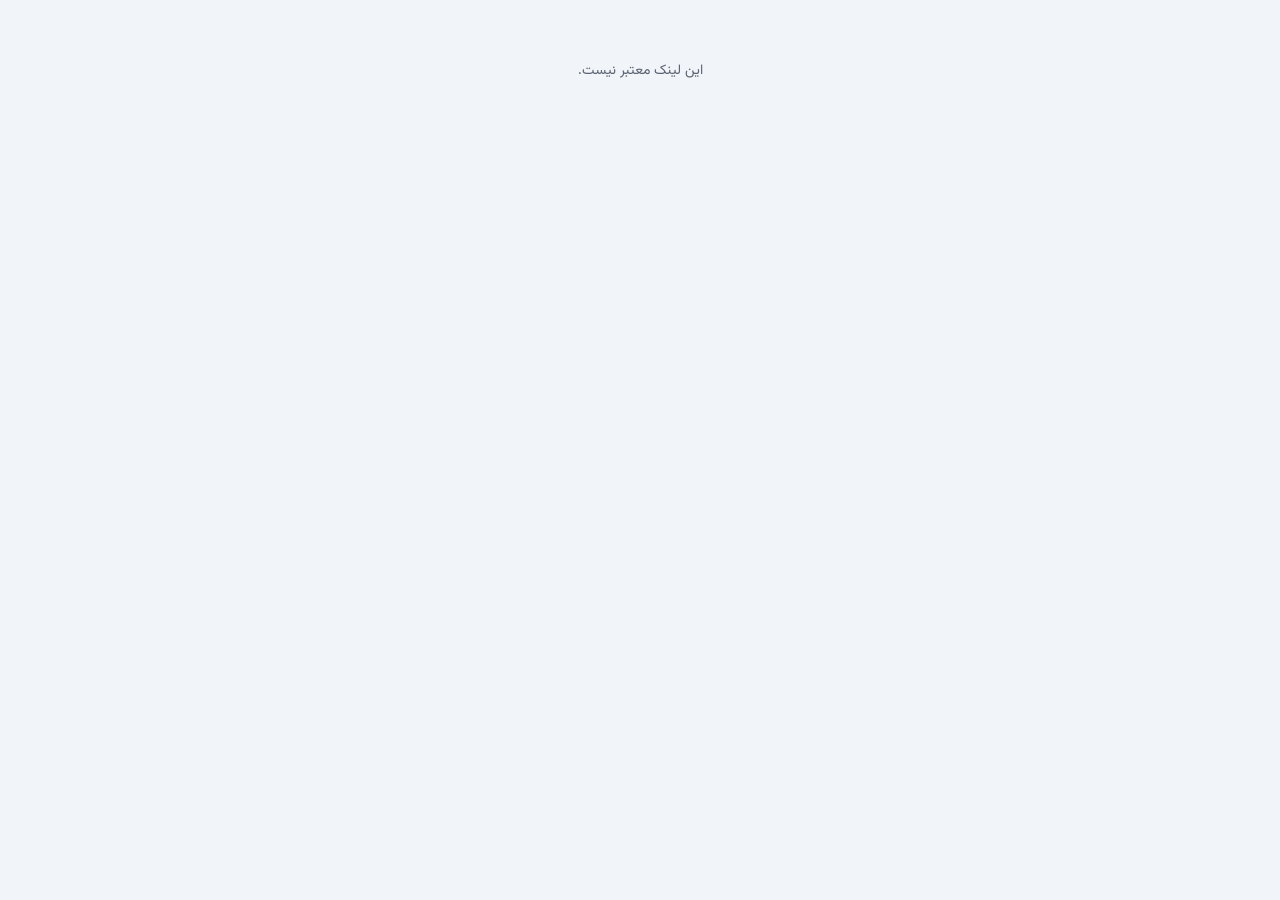
<file: card.html>
<!DOCTYPE html>
<html lang="fa" dir="rtl">
<head>
<meta charset="utf-8">
<meta name="viewport" content="width=device-width, initial-scale=1, viewport-fit=cover">
<meta name="robots" content="noindex, nofollow">
<meta name="referrer" content="no-referrer">
<meta name="theme-color" content="#0f766e">
<title>کارت ملک</title>
<style>
@font-face { font-family: 'Vazirmatn'; src: url('vendor/fonts/Vazirmatn-Regular.woff2') format('woff2'); font-weight: 400; font-display: swap; }
@font-face { font-family: 'Vazirmatn'; src: url('vendor/fonts/Vazirmatn-Bold.woff2') format('woff2'); font-weight: 700; font-display: swap; }
* { box-sizing: border-box; }
html { -webkit-text-size-adjust: 100%; text-size-adjust: 100%; }
body { margin: 0; background: #f1f4f8; color: #0f172a; font: 400 14px/1.7 'Vazirmatn', Tahoma, sans-serif; }
.cp-wrap { max-width: 520px; margin: 0 auto; min-height: 100vh; position: relative; }
.cp-hero { position: relative; min-height: 170px; background: linear-gradient(155deg, #0f766e 0%, #1e5a9c 100%); color: #fff; overflow: hidden; padding: calc(14px + env(safe-area-inset-top)) 16px 54px; display: flex; flex-direction: column; justify-content: space-between; }
.cp-sky { position: absolute; left: 0; right: 0; bottom: 0; width: 100%; height: 80px; opacity: .6; }
.cp-top { position: relative; display: flex; align-items: center; gap: 8px; font-weight: 700; font-size: 14px; letter-spacing: 0; }
.cp-badge { margin-inline-start: auto; background: rgba(255,255,255,.22); border-radius: 999px; padding: 2px 12px; font-size: 12px; letter-spacing: 0; }
.cp-kicker { position: relative; font-size: 12px; opacity: .9; margin-top: 22px; }
.cp-head { position: relative; margin: 0; font-weight: 700; font-size: 21px; line-height: 1.5; }
.cp-body { position: relative; margin: -28px 12px 0; padding-bottom: 130px; display: flex; flex-direction: column; gap: 10px; }
.cp-box { background: #fff; border-radius: 16px; padding: 12px 14px; box-shadow: 0 8px 24px -14px rgba(15,23,42,.25); }
.cp-label { color: #5b6472; font-size: 12px; }
.cp-prices { display: flex; gap: 12px; }
.cp-price { flex: 1; }
.cp-price b { display: block; font-size: 19px; line-height: 1.4; color: #0f766e; font-weight: 700; }
.cp-facts { display: flex; gap: 10px; }
.cp-tile { flex: 1; background: #fff; border-radius: 14px; padding: 9px 4px; text-align: center; box-shadow: 0 8px 24px -14px rgba(15,23,42,.25); }
.cp-tile b { display: block; font-size: 15px; line-height: 1.5; font-weight: 700; }
.cp-tile span { font-size: 11.5px; color: #5b6472; }
.cp-feat { display: flex; align-items: center; gap: 10px; }
.cp-tick { width: 28px; height: 28px; border-radius: 50%; background: #dcfce7; color: #166534; display: flex; align-items: center; justify-content: center; flex: none; }
.cp-adv { display: flex; align-items: center; gap: 12px; }
.cp-avatar { width: 42px; height: 42px; border-radius: 50%; background: #e0e7ff; color: #4338ca; display: flex; align-items: center; justify-content: center; font-weight: 700; font-size: 17px; flex: none; }
.cp-call { width: 42px; height: 42px; border-radius: 50%; background: #0f766e; color: #fff; display: flex; align-items: center; justify-content: center; text-decoration: none; flex: none; }
.cp-btn { display: flex; align-items: center; justify-content: center; gap: 8px; width: 100%; min-height: 48px; border-radius: 14px; border: 0; font: 700 15px 'Vazirmatn', Tahoma, sans-serif; text-decoration: none; cursor: pointer; }
.cp-primary { background: linear-gradient(160deg, #0f766e, #0d6b8a); color: #fff; box-shadow: 0 14px 28px -12px rgba(15,118,110,.75); }
.cp-primary:disabled { opacity: .6; }
.cp-visitor { display: none; flex-direction: column; gap: 8px; margin-bottom: 10px; }
.cp-visitor input { width: 100%; box-sizing: border-box; padding: 12px; border: 1px solid #cbd5e1; border-radius: 12px; font-size: 16px; font-family: inherit; }
.cp-err { color: #b91c1c; font-size: 13px; min-height: 1em; }
.cp-ghost { background: #d9f5ee; color: #0f766e; margin-top: 10px; }
.cp-warn { background: #fef3c7; color: #92400e; border-radius: 16px; padding: 12px 14px; }
.cp-after { text-align: center; }
.cp-after.ok { border: 2px solid #16a34a; }
.cp-after.ok::before { content: '✓'; display: flex; align-items: center; justify-content: center; width: 56px; height: 56px; margin: 0 auto 8px; border-radius: 50%; background: #dcfce7; color: #166534; font-size: 30px; font-weight: 700; }
#cp-after-msg { font-weight: 700; font-size: 14px; line-height: 1.9; }
.cp-bar { position: fixed; left: 0; right: 0; bottom: 0; z-index: 5; background: #fff; border-top: 1px solid #e5e9f0; padding: 10px 12px calc(10px + env(safe-area-inset-bottom)); }
.cp-bar-in { max-width: 520px; margin: 0 auto; }
.cp-how { padding: 11px 14px; }
.cp-how b { display: block; font-size: 13px; margin-bottom: 4px; }
.cp-how ol { margin: 0; padding: 0 18px 0 0; font-size: 12.5px; line-height: 1.9; color: #334155; }
.cp-foot { color: #5b6472; font-size: 11px; text-align: center; margin-top: 8px; line-height: 1.8; }
#cp-state { text-align: center; padding: 60px 16px; color: #5b6472; }
</style>
</head>
<body>
<div class="cp-wrap">
  <div id="cp-state">در حال بارگذاری…</div>
  <div id="cp-card" style="display:none">
    <header class="cp-hero"><svg class="cp-sky" viewBox="0 0 390 110" preserveAspectRatio="xMidYMax slice" aria-hidden="true"><g fill="#fff" fill-opacity=".12"><rect x="10" y="50" width="42" height="60"/><rect x="58" y="28" width="36" height="82"/><rect x="100" y="62" width="48" height="48"/><rect x="154" y="18" width="40" height="92"/><rect x="200" y="54" width="34" height="56"/><rect x="240" y="34" width="44" height="76"/><rect x="290" y="64" width="38" height="46"/><rect x="334" y="40" width="46" height="70"/></g><g fill="#fff" fill-opacity=".22"><rect x="66" y="40" width="6" height="6"/><rect x="78" y="40" width="6" height="6"/><rect x="164" y="30" width="6" height="6"/><rect x="176" y="30" width="6" height="6"/><rect x="250" y="46" width="6" height="6"/><rect x="262" y="46" width="6" height="6"/><rect x="344" y="52" width="6" height="6"/></g></svg>
      <div class="cp-top"><svg width="26" height="26" viewBox="0 0 100 100" aria-hidden="true"><rect width="100" height="100" rx="7" fill="#fff"/><path d="M50 19 L83 46 V80 H17 V46 Z" fill="#0f766e" stroke="#0f766e" stroke-width="6" stroke-linejoin="round"/><path d="M37 47 L50 60 L63 47 M50 60 V75" fill="none" stroke="#fff" stroke-width="7.5" stroke-linecap="round" stroke-linejoin="round"/></svg><span id="cp-agency">Yane</span><span class="cp-badge" id="cp-badge"></span></div>
      <div><div class="cp-kicker">ملک پیشنهادی مشاور</div><h1 class="cp-head" id="cp-title"></h1></div>
    </header>
    <main class="cp-body">
      <div id="cp-closed" class="cp-warn" style="display:none">این ملک دیگر موجود نیست. برای ملک‌های مشابه با مشاور تماس بگیرید.</div>
      <div id="cp-after" class="cp-box cp-after" style="display:none">
        <div id="cp-after-msg"></div>
        <a id="cp-tel2" class="cp-btn cp-ghost" href="#" style="display:none"><svg width="22" height="22" viewBox="0 0 24 24" fill="none" stroke="currentColor" stroke-width="2" stroke-linecap="round" stroke-linejoin="round" aria-hidden="true"><path d="M5 4h4l2 5-2.5 1.5a11 11 0 005 5L15 13l5 2v4a2 2 0 01-2 2A16 16 0 013 6a2 2 0 012-2z"/></svg>تماس با مشاور</a>
        <a id="cp-wa" class="cp-btn cp-ghost" href="#" style="display:none" target="_blank" rel="noopener">پیام در واتساپ</a>
      </div>
      <div class="cp-box"><div id="cp-prices" class="cp-prices"></div></div>
      <div id="cp-facts" class="cp-facts"></div>
      <div class="cp-box cp-feat" id="cp-features-box" style="display:none"><span class="cp-tick"><svg width="17" height="17" viewBox="0 0 24 24" fill="none" stroke="currentColor" stroke-width="2.6" stroke-linecap="round" stroke-linejoin="round" aria-hidden="true"><path d="M5 12l5 5 9-10"/></svg></span><div><div class="cp-label">ویژگی‌ها</div><div id="cp-features" style="font-weight:700"></div></div></div>
      <div class="cp-box cp-how"><b>مراحل ادامه</b><ol><li>خواهشمندیم مشخصات ملک را بررسی فرمایید.</li><li>در صورت تمایل، با انتخاب «درخواست بازدید از این ملک»، نام و شماره‌ی تماس خود را ثبت نمایید.</li><li>مشاور برای هماهنگی زمان بازدید، با شما تماس خواهد گرفت.</li></ol></div>
      <div class="cp-box" id="cp-note-box" style="display:none"><div class="cp-label">پیام مشاور</div><div id="cp-note"></div></div>
      <div class="cp-box cp-adv"><span class="cp-avatar" id="cp-avatar"></span><div style="flex:1"><div class="cp-label" id="cp-adv-label">مشاور املاک</div><div id="cp-contact-name" style="font-weight:700;font-size:15px"></div></div>
        <a id="cp-tel" class="cp-call" href="#" aria-label="تماس با مشاور" style="display:none"><svg width="22" height="22" viewBox="0 0 24 24" fill="none" stroke="currentColor" stroke-width="2" stroke-linecap="round" stroke-linejoin="round" aria-hidden="true"><path d="M5 4h4l2 5-2.5 1.5a11 11 0 005 5L15 13l5 2v4a2 2 0 01-2 2A16 16 0 013 6a2 2 0 012-2z"/></svg></a></div>
    </main>
    <div class="cp-bar"><div class="cp-bar-in">
      <div id="cp-visitor" class="cp-visitor"><input id="cp-v-name" type="text" placeholder="نام و نام خانوادگی" autocomplete="name" maxlength="60"><input id="cp-v-phone" type="tel" inputmode="tel" placeholder="شماره‌ی تماس (مثلاً ۰۹۱۲…)" autocomplete="tel" maxlength="20"><div id="cp-v-err" class="cp-err"></div></div>
      <button type="button" id="cp-want" class="cp-btn cp-primary">درخواست بازدید از این ملک</button>
      <div class="cp-foot">نشانی دقیق ملک، پس از هماهنگی بازدید توسط مشاور اعلام می‌شود.</div>
    </div></div>
  </div>
</div>
<script src="js/config.js"></script>
<script src="js/utils.js"></script>
<script src="js/clients-core.js"></script>
<script src="js/listings-core.js"></script>
<script src="js/cards-core.js"></script>
<script src="js/card-page.js"></script>
<script>
  CardPage.run({
    doc: document, fetch: window.fetch.bind(window), config: window.APP_CONFIG, search: location.search,
    storage: window.sessionStorage, random: Math.random, now: Date.now,
    setInterval: window.setInterval.bind(window),
    onVisibility: function (cb) {
      document.addEventListener('visibilitychange', function () { cb(document.hidden); });
      window.addEventListener('pagehide', function () { cb(true); });
    }
  });
</script>
</body>
</html>
</file>
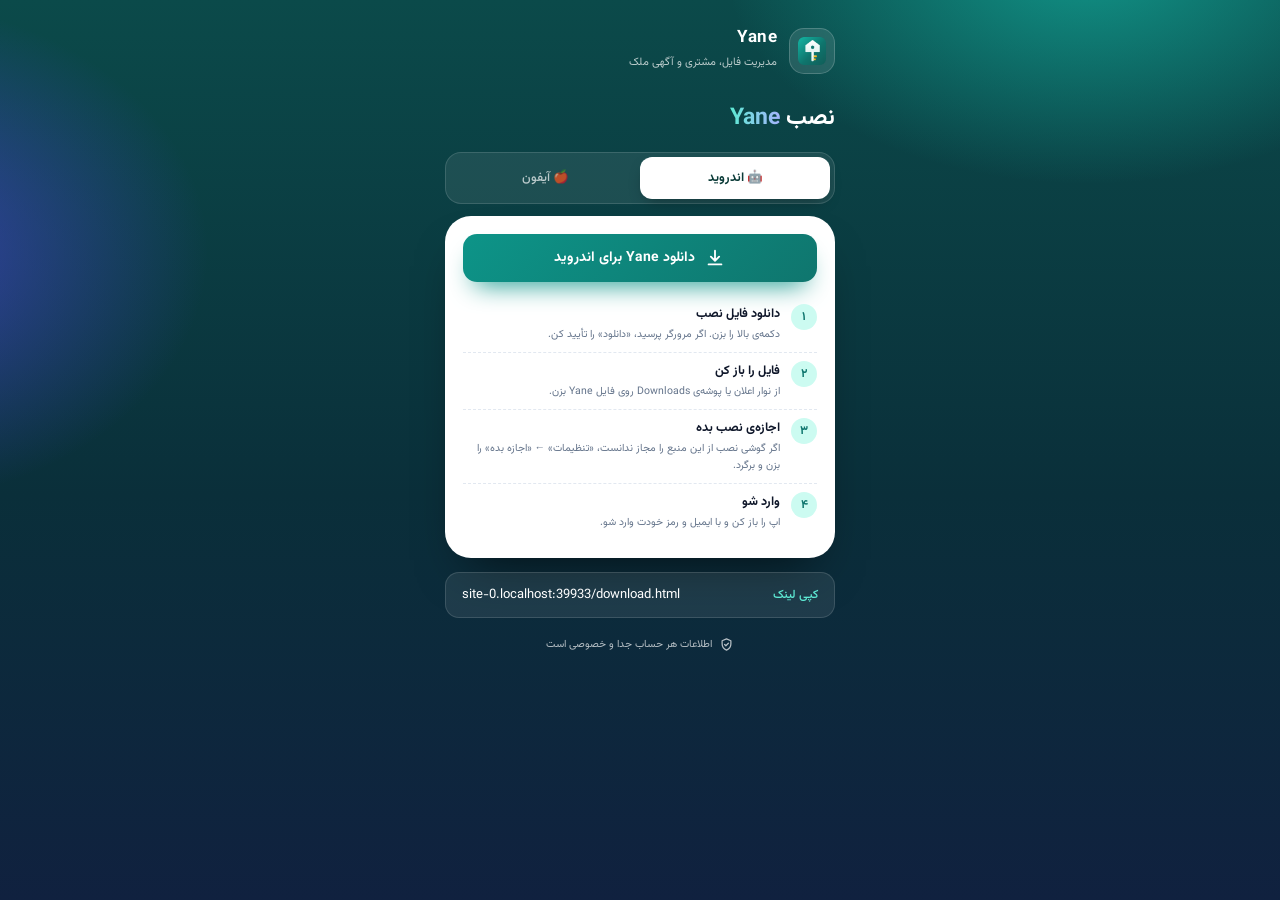
<file: download.html>
<!doctype html><html lang="fa" dir="rtl"><head><meta charset="utf-8"><meta name="viewport" content="width=device-width,initial-scale=1">
<title>نصب Yane</title><meta name="theme-color" content="#0b4a4a"><link rel="icon" href="icons/favicon.png"><style>@font-face{font-family:'Vazirmatn';src:url('vendor/fonts/Vazirmatn-Regular.woff2') format('woff2');font-weight:400;font-display:swap}@font-face{font-family:'Vazirmatn';src:url('vendor/fonts/Vazirmatn-Medium.woff2') format('woff2');font-weight:500;font-display:swap}@font-face{font-family:'Vazirmatn';src:url('vendor/fonts/Vazirmatn-Bold.woff2') format('woff2');font-weight:700;font-display:swap}
:root{--t:#0d9488;--td:#0b3b38}
*{box-sizing:border-box;margin:0;padding:0;-webkit-tap-highlight-color:transparent} html,body{height:auto} a{text-decoration:none;color:inherit}
body{font-family:'Vazirmatn',sans-serif;background:#071f23;color:#fff;min-height:100%;padding:0;position:relative;overflow-x:hidden}
.bg{position:fixed;inset:0;background:radial-gradient(520px 320px at 85% -40px,#14b8a6aa,transparent 70%),radial-gradient(480px 360px at -10% 28%,#4f46e5aa,transparent 70%),linear-gradient(180deg,#0b4a4a 0,#0a2f3a 55%,#10213f 100%)}
.w{position:relative;padding:28px 20px 22px;max-width:430px;margin:auto}
.top{display:flex;align-items:center;gap:12px}
.lg{width:46px;height:46px;border-radius:15px;background:#ffffff1c;border:1px solid #ffffff30;display:grid;place-items:center;backdrop-filter:blur(8px)}
.lg img{width:28px;height:28px}
.top b{font-size:17px;font-weight:700;letter-spacing:.5px;display:block;line-height:1.2} .top small{font-size:11px;opacity:.72}
h1{font-size:23px;line-height:1.3;font-weight:700;margin:30px 0 0} h1 em{font-style:normal;background:linear-gradient(90deg,#5eead4,#a5b4fc);-webkit-background-clip:text;background-clip:text;color:transparent}
.lead{font-size:13.5px;line-height:2;opacity:.8}
.seg{display:flex;background:#ffffff14;border:1px solid #ffffff22;border-radius:16px;padding:4px;margin:18px 0 12px}
.seg button{flex:1;border:0;background:none;color:#ffffffb3;font:inherit;font-size:12.5px;font-weight:500;padding:11px;border-radius:12px;display:flex;align-items:center;justify-content:center;gap:8px}
.seg button.on{background:#fff;color:var(--td);font-weight:700;box-shadow:0 6px 16px -6px #0006}
.card{background:#fff;color:#0f172a;border-radius:26px;padding:18px;box-shadow:0 26px 50px -24px #000a}
.cta{display:flex;align-items:center;justify-content:center;gap:9px;border-radius:14px;padding:13px;font-size:14px;font-weight:700;color:#fff;background:linear-gradient(135deg,#0d9488,#0f766e);box-shadow:0 14px 26px -12px #0d9488}
.cta.i{background:linear-gradient(135deg,#6366f1,#4338ca);box-shadow:0 14px 26px -12px #4f46e5}
.chips{display:flex;gap:8px;margin:12px 0 4px;flex-wrap:wrap;justify-content:center}
.chips span{display:inline-flex;align-items:center;gap:5px;font-size:11.5px;color:#475569;background:#f1f5f9;border-radius:99px;padding:5px 11px}
.chips svg{color:#0d9488}
ol{list-style:none;margin:14px 0 0;padding:0;display:grid;gap:0}
ol li{display:flex;align-items:flex-start;gap:11px;padding:8px 0;position:relative}
ol li+li{border-top:1px dashed #e2e8f0}
.n{flex:none;width:26px;height:26px;border-radius:50%;background:#ccfbf1;color:#0f766e;font-weight:700;font-size:12px;display:grid;place-items:center}
ol li div{flex:1;min-width:0} ol li b{display:block;font-size:12.5px;font-weight:700} ol li small{display:block;font-size:10.5px;color:#64748b;margin-top:2px;line-height:1.7}
.si{color:#94a3b8}
.share{flex-wrap:wrap;margin-top:14px;background:#ffffff12;border:1px solid #ffffff22;border-radius:26px;padding:16px;display:flex;gap:14px;align-items:center}
.qr{background:#fff;border-radius:18px;padding:9px;flex:none}
.share>div:nth-child(2){flex:1;min-width:0}.share h3{font-size:14.5px;font-weight:700;margin-bottom:4px} .share p{font-size:11.5px;opacity:.75;line-height:1.9}
.lnk{display:flex;align-items:center;justify-content:space-between;gap:8px;background:#ffffff1f;border-radius:12px;padding:8px 12px;margin-top:9px;font-size:13px;direction:ltr;font-weight:500;letter-spacing:.3px}
.lnk2{width:100%;color:#fff;font-family:inherit;cursor:pointer;font-size:12px;display:flex;justify-content:space-between;align-items:center;direction:ltr;margin-top:14px;background:#ffffff14;border:1px solid #ffffff22;border-radius:14px;padding:12px 16px;font-size:13px}.lnk2 b{direction:rtl;font-size:12px;font-weight:500;color:#5eead4}.foot{display:flex;justify-content:center;align-items:center;gap:7px;font-size:10.5px;opacity:.7;margin-top:18px}
.warn{margin-top:12px;border:1.5px solid #ef4444;background:#fef2f2;border-radius:12px;padding:9px 12px;display:flex;flex-direction:column;gap:2px}.warn b{color:#dc2626;font-size:12px;font-weight:700}.warn span{color:#b91c1c;font-size:11px;line-height:1.7}.hide{display:none}
</style></head><body><div class="bg"></div><div class="w">
<div class="top"><div class="lg"><img src="icons/icon-192.png"></div><div><b>Yane</b><small>مدیریت فایل، مشتری و آگهی ملک</small></div></div>
<h1>نصب <em>Yane</em></h1>

<div class="seg"><button id="ta" class="on">🤖 اندروید</button><button id="ti">🍎 آیفون</button></div>
<div class="card" id="pa"><a class="cta" id="apk-link" href="https://okwgmfiqbydosocvvoxy.supabase.co/storage/v1/object/public/apk/yane-build9.apk" download="Yane.apk"><svg width="22" height="22" viewBox="0 0 24 24" fill="none" stroke="currentColor" stroke-width="2" stroke-linecap="round" stroke-linejoin="round"><path d="M12 4v11m0 0l-4.5-4.5M12 15l4.5-4.5M5 19h14"/></svg>دانلود Yane برای اندروید</a>
<ol><li><span class="n">۱</span><div><b>دانلود فایل نصب</b><small>دکمه‌ی بالا را بزن. اگر مرورگر پرسید، «دانلود» را تأیید کن.</small></div></li><li><span class="n">۲</span><div><b>فایل را باز کن</b><small>از نوار اعلان یا پوشه‌ی Downloads روی فایل Yane بزن.</small></div></li><li><span class="n">۳</span><div><b>اجازه‌ی نصب بده</b><small>اگر گوشی نصب از این منبع را مجاز ندانست، «تنظیمات» ← «اجازه بده» را بزن و برگرد.</small></div></li><li><span class="n">۴</span><div><b>وارد شو</b><small>اپ را باز کن و با ایمیل و رمز خودت وارد شو.</small></div></li></ol></div>
<div class="card hide" id="pi"><a class="cta i" href="./"><svg width="20" height="20" viewBox="0 0 24 24" fill="none" stroke="currentColor" stroke-width="2" stroke-linecap="round" stroke-linejoin="round"><path d="M7 17L17 7M9 7h8v8"/></svg>باز کردن Yane در Safari</a><div class="warn"><b>در صورتی که لینک باز نشد</b><span>فقط برای نصب آیفون، فیلترشکن را روشن کن.</span></div>
<ol><li><span class="n">۱</span><div><b>در Safari باز کن</b><small>فقط Safari؛ Chrome و بقیه‌ی مرورگرها نصب را پشتیبانی نمی‌کنند.</small></div></li><li><span class="n">۲</span><div><b>Share را بزن</b><small>مربعِ فلش‌دار پایین صفحه. اگر دیده نشد، صفحه را کمی بالا بکش.</small></div></li><li><span class="n">۳</span><div><b>Add to Home Screen</b><small>گزینه را پیدا کن و بالای صفحه «Add» را بزن.</small></div></li><li><span class="n">۴</span><div><b>از آیکن باز کن</b><small>Yane را از صفحه‌ی اصلی باز کن؛ اعلان‌ها هم فقط از همین آیکن کار می‌کنند.</small></div></li></ol></div>
<button type="button" class="lnk2" id="cp"><span id="lk" dir="ltr"></span><b id="cpt">کپی لینک</b></button><div class="foot"><svg width="15" height="15" viewBox="0 0 24 24" fill="none" stroke="currentColor" stroke-width="2" stroke-linecap="round" stroke-linejoin="round"><path d="M12 3l7 3v5c0 4.5-3 8-7 10-4-2-7-5.5-7-10V6z"/><path d="M9 12l2 2 4-4"/></svg>اطلاعات هر حساب جدا و خصوصی است</div>
</div><script>
(function(){
var a=document.getElementById('ta'),i=document.getElementById('ti'),pa=document.getElementById('pa'),pi=document.getElementById('pi');
function sel(x){a.classList.toggle('on',x==='a');i.classList.toggle('on',x==='i');pa.classList.toggle('hide',x!=='a');pi.classList.toggle('hide',x!=='i');}
a.onclick=function(){sel('a')};i.onclick=function(){sel('i')};
var ua=navigator.userAgent||'';
if(location.hash==='#ios'||/iPhone|iPad|iPod/i.test(ua)||(/Macintosh/i.test(ua)&&navigator.maxTouchPoints>1))sel('i');
var url=location.origin+location.pathname;document.getElementById('lk').textContent=url.replace(/^https?:\/\//,'');
document.getElementById('cp').onclick=function(){var t=document.getElementById('cpt');
 function ok(){t.textContent='کپی شد ✓';setTimeout(function(){t.textContent='کپی لینک'},1800)}
 try{navigator.clipboard.writeText(url).then(ok,function(){})}catch(e){}};
})();
</script><script src="js/config.js"></script>
<script>
(function () {
  try {
    var c = window.APP_CONFIG || {}, a = document.getElementById('apk-link');
    if (!a || !c.supabaseUrl || !c.supabaseAnonKey) return;
    fetch(c.supabaseUrl + '/rest/v1/app_update?select=download_url&limit=1', { headers: { apikey: c.supabaseAnonKey } })
      .then(function (r) { return r.ok ? r.json() : null; })
      .then(function (rows) { if (rows && rows[0] && rows[0].download_url) a.href = rows[0].download_url; })
      .catch(function () {});
  } catch (e) {}
})();
</script>
</body></html>
</file>
<file: css/style.css>
/* ============================================================
   مدیریت انبار و سفارش — استایل موبایل‌محور، راست‌چین، سریع
   ============================================================ */

@font-face {
  font-family: 'Vazirmatn';
  src: url('../vendor/fonts/Vazirmatn-Regular.woff2') format('woff2');
  font-weight: 400;
  font-display: swap;
}
@font-face {
  font-family: 'Vazirmatn';
  src: url('../vendor/fonts/Vazirmatn-Medium.woff2') format('woff2');
  font-weight: 500;
  font-display: swap;
}
@font-face {
  font-family: 'Vazirmatn';
  src: url('../vendor/fonts/Vazirmatn-Bold.woff2') format('woff2');
  font-weight: 700;
  font-display: swap;
}

:root {
  --bg: #f2f4f8;
  --card: #ffffff;
  --ink: #0f172a;
  --muted: #5a6a80;
  --line: #e3e8ef;
  --brand: #0d9488;
  --brand-dark: #0f766e;
  --brand-soft: #ccfbf1;
  --indigo: #4338ca;
  --amber: #d97706;
  --amber-soft: #fef3c7;
  --danger: #e11d48;
  --danger-soft: #ffe4e6;
  --ok: #16a34a;
  --ok-soft: #dcfce7;
  --radius: 16px;
  --shadow: 0 1px 2px rgba(15, 23, 42, .05), 0 10px 26px -14px rgba(15, 23, 42, .18);
  --topbar-h: 58px;
}

* { margin: 0; padding: 0; box-sizing: border-box; -webkit-tap-highlight-color: transparent; }

html, body { height: 100%; }

body {
  font-family: 'Vazirmatn', system-ui, -apple-system, 'Segoe UI', Tahoma, sans-serif;
  background: var(--bg);
  color: var(--ink);
  font-size: 15px;
  line-height: 1.7;
  overflow-x: hidden;
}

#app {
  max-width: 500px;
  margin: 0 auto;
  min-height: 100vh;
  background: var(--bg);
  position: relative;
}

/* ---------- نوار بالا ---------- */
#topbar {
  position: sticky;
  top: 0;
  z-index: 40;
  display: flex;
  align-items: center;
  gap: 8px;
  height: var(--topbar-h);
  padding: 0 12px;
  padding-top: env(safe-area-inset-top);
  background: linear-gradient(135deg, #0d9488 0%, #0f766e 55%, #4338ca 130%);
  color: #fff;
  box-shadow: 0 2px 10px rgba(15, 23, 42, .18);
}
#topbar-title {
  flex: 1;
  font-size: 16.5px;
  font-weight: 700;
  white-space: nowrap;
  overflow: hidden;
  text-overflow: ellipsis;
}
.icon-btn {
  display: inline-flex;
  align-items: center;
  justify-content: center;
  width: 42px;
  height: 42px;
  border: none;
  background: rgba(255, 255, 255, .14);
  color: #fff;
  border-radius: 12px;
  cursor: pointer;
}
.icon-btn:active { background: rgba(255, 255, 255, .3); }
/* ---------- صفحه‌ها ---------- */
.screen { display: none; padding: 14px 14px calc(88px + env(safe-area-inset-bottom)); }
.screen.active { display: block; animation: fadeIn .18s ease; }
@keyframes fadeIn { from { opacity: 0; transform: translateY(4px); } to { opacity: 1; transform: none; } }

/* ---------- صفحه اصلی ---------- */
.home-search { margin-bottom: 12px; }
.home-stats {
  display: grid;
  grid-template-columns: 1fr 1fr 1fr;
  gap: 8px;
  margin-bottom: 14px;
}
.stat-card {
  background: var(--card);
  border-radius: 14px;
  padding: 10px 6px;
  text-align: center;
  box-shadow: var(--shadow);
}
.stat-card .stat-num { font-size: 17px; font-weight: 700; color: var(--brand-dark); }
.stat-card .stat-label { font-size: 11px; color: var(--muted); }

.home-grid {
  display: grid;
  grid-template-columns: 1fr 1fr;
  gap: 12px;
}
.home-card {
  display: flex;
  flex-direction: column;
  align-items: flex-start;
  gap: 4px;
  background: var(--card);
  border: none;
  border-radius: var(--radius);
  padding: 16px 14px;
  text-align: right;
  box-shadow: var(--shadow);
  cursor: pointer;
  font-family: inherit;
  min-height: 116px;
  transition: transform .08s ease;
}
.home-card:active { transform: scale(.97); }
.hc-icon {
  display: inline-flex;
  align-items: center;
  justify-content: center;
  width: 48px;
  height: 48px;
  border-radius: 14px;
  margin-bottom: 8px;
}
.i-teal { background: var(--brand-soft); color: var(--brand-dark); }
.i-indigo { background: #e0e7ff; color: var(--indigo); }
.i-amber { background: var(--amber-soft); color: var(--amber); }
.i-rose { background: var(--danger-soft); color: var(--danger); }
.i-sky { background: #e0f2fe; color: #0369a1; }
.i-emerald { background: #d1fae5; color: #059669; }
.wv-reorder { display: flex; flex-direction: column; gap: 3px; flex-shrink: 0; }
.wv-reorder-btn {
  width: 32px; height: 32px;
  border: 1.5px solid var(--line);
  border-radius: 8px;
  background: var(--card);
  color: var(--ink);
  font-size: 13px;
  cursor: pointer;
}
.wv-reorder-btn:active { background: var(--brand-soft); border-color: var(--brand); }
.wv-reorder-btn:disabled { opacity: .3; cursor: default; }
.i-slate { background: #e2e8f0; color: #334155; }
.hc-title { font-size: 15px; font-weight: 700; color: var(--ink); }
.hc-sub { font-size: 11.5px; color: var(--muted); }

.home-foot { text-align: center; color: #94a3b8; font-size: 12px; margin-top: 22px; }

/* ---------- جستجو ---------- */
.search-box {
  display: flex;
  align-items: center;
  gap: 8px;
  background: var(--card);
  border: 1.5px solid var(--line);
  border-radius: 14px;
  padding: 4px 12px;
  box-shadow: var(--shadow);
  color: var(--muted);
}
.search-box:focus-within { border-color: var(--brand); color: var(--brand-dark); }
.search-box input {
  flex: 1;
  border: none;
  outline: none;
  background: transparent;
  font-family: inherit;
  font-size: 15.5px;
  color: var(--ink);
  padding: 10px 0;
  min-width: 0;
}
.search-box input::placeholder { color: #94a3b8; }

/* ---------- چیپ انبار ---------- */
.chip-row { display: flex; gap: 8px; margin: 12px 0 6px; overflow-x: auto; padding-bottom: 2px; }
.chip {
  border: 1.5px solid var(--line);
  background: var(--card);
  color: var(--muted);
  font-family: inherit;
  font-size: 13px;
  font-weight: 500;
  border-radius: 999px;
  padding: 7px 16px;
  cursor: pointer;
  white-space: nowrap;
}
.chip.active {
  background: var(--brand);
  border-color: var(--brand);
  color: #fff;
}

.result-count { color: var(--muted); font-size: 12.5px; margin: 6px 2px 8px; }

/* ---------- جدول محصولات ---------- */
.table-wrap {
  background: var(--card);
  border-radius: var(--radius);
  box-shadow: var(--shadow);
}
.prod-table { width: 100%; border-collapse: collapse; table-layout: fixed; }
.prod-table thead th:first-child { border-top-right-radius: var(--radius); }
.prod-table thead th:last-child { border-top-left-radius: var(--radius); }
.prod-table tbody tr:last-child td:first-child { border-bottom-right-radius: var(--radius); }
.prod-table tbody tr:last-child td:last-child { border-bottom-left-radius: var(--radius); }
.prod-table thead th {
  position: sticky;
  top: calc(var(--topbar-h) + env(safe-area-inset-top));
  z-index: 30;
  background: #f8fafc;
  color: var(--muted);
  font-size: 11.5px;
  font-weight: 500;
  padding: 9px 6px;
  text-align: right;
  border-bottom: 1.5px solid var(--line);
  white-space: nowrap;
}
.prod-table tbody td {
  padding: 10px 6px;
  font-size: 12.5px;
  border-bottom: 1px solid var(--line);
  vertical-align: top;
  overflow: hidden;
  text-overflow: ellipsis;
  white-space: nowrap;
}
.prod-table tbody td.col-code, .prod-table tbody td.col-stock, .prod-table tbody td.col-price {
  padding-top: 12px;
}
.prod-table tbody tr:last-child td { border-bottom: none; }
.prod-table tbody tr:active { background: #f8fafc; }
.col-code { width: 17%; }
.col-name { width: 38%; }
.col-stock { width: 12%; }
.col-price { width: 23%; }
.col-add { width: 10%; text-align: center !important; }
.wh-badge {
  display: inline-block;
  font-size: 9.5px;
  padding: 1px 6px;
  border-radius: 999px;
  margin-top: 2px;
  background: var(--brand-soft);
  color: var(--brand-dark);
  font-weight: 500;
}
.wh-badge.wh2 { background: #e0e7ff; color: var(--indigo); }
.jor-badge {
  display: inline-block;
  font-size: 10.5px;
  padding: 2px 8px;
  border-radius: 999px;
  background: #ede9fe;
  color: #6d28d9;
  font-weight: 700;
  margin-inline-start: 4px;
  border: 1px solid #c4b5fd;
}
.price-null { color: #94a3b8; font-weight: 400; }

/* ---------- حالت خالی ---------- */
.empty-state { text-align: center; padding: 40px 16px; color: var(--muted); }
.empty-icon { font-size: 42px; margin-bottom: 8px; }
.empty-state p { font-size: 15px; font-weight: 500; }
.empty-sub { font-size: 12.5px; color: #94a3b8; }

/* ---------- سبد سفارش ---------- */
.cart-item {
  background: var(--card);
  border-radius: var(--radius);
  box-shadow: var(--shadow);
  padding: 12px 14px;
  margin-bottom: 10px;
}
.ci-top { display: flex; justify-content: space-between; align-items: flex-start; gap: 8px; }
.ci-name { font-weight: 700; font-size: 14px; }
.ci-sub { color: var(--muted); font-size: 11.5px; margin-top: 2px; }
.ci-remove {
  border: none; background: var(--danger-soft); color: var(--danger);
  width: 44px; height: 44px; border-radius: 10px; font-size: 16px; cursor: pointer; flex-shrink: 0;
}
.ci-body { display: flex; align-items: center; justify-content: space-between; margin-top: 10px; gap: 8px; }
.qty-stepper { display: inline-flex; align-items: center; gap: 2px; background: #f1f5f9; border-radius: 12px; padding: 3px; }
.qty-btn {
  width: 44px; height: 44px; border: none; background: transparent; border-radius: 10px;
  font-size: 20px; font-weight: 700; color: var(--ink); cursor: pointer; font-family: inherit;
}
.qty-btn:active { background: var(--line); }
.qty-val { min-width: 44px; text-align: center; font-weight: 700; font-size: 15px; }
.ci-price { text-align: left; }
.ci-price .unit { color: var(--muted); font-size: 11px; }
.ci-price .line { font-weight: 700; font-size: 14px; color: var(--brand-dark); }
.ci-warn {
  margin-top: 8px;
  background: var(--amber-soft);
  color: #92400e;
  border-radius: 10px;
  padding: 6px 10px;
  font-size: 12px;
  font-weight: 500;
}
.ci-warn.danger { background: var(--danger-soft); color: var(--danger); }

.order-summary {
  background: var(--card);
  border-radius: var(--radius);
  box-shadow: var(--shadow);
  padding: 12px 16px;
  margin: 14px 0;
}
.os-row { display: flex; justify-content: space-between; padding: 4px 0; color: var(--muted); font-size: 13.5px; }
.os-row strong { color: var(--ink); }
.os-total { border-top: 1.5px dashed var(--line); margin-top: 6px; padding-top: 10px; }
.os-total span { font-weight: 700; color: var(--ink); }
.os-total strong { color: var(--brand-dark); font-size: 19px; }

.order-actions { display: flex; flex-direction: column; gap: 10px; }

/* ---------- دکمه‌ها ---------- */
.btn {
  display: inline-flex;
  align-items: center;
  justify-content: center;
  gap: 8px;
  border: none;
  border-radius: 14px;
  font-family: inherit;
  font-weight: 700;
  font-size: 15px;
  cursor: pointer;
  padding: 13px 18px;
  min-height: 50px;
  transition: transform .08s ease, opacity .15s ease;
}
.btn:active { transform: scale(.97); }
.btn:disabled { opacity: .55; cursor: default; }
.btn-primary { background: linear-gradient(135deg, #0d9488, #0f766e); color: #fff; box-shadow: 0 8px 20px -8px rgba(13, 148, 136, .6); }
.btn-ghost { background: var(--card); color: var(--ink); border: 1.5px solid var(--line); box-shadow: var(--shadow); }
.btn-danger { background: var(--danger); color: #fff; }
.btn-lg { width: 100%; }
.btn-sm { min-height: 40px; padding: 9px 14px; font-size: 13.5px; border-radius: 12px; }
.btn-row { display: flex; gap: 10px; flex-wrap: wrap; }
.btn-row .btn { flex: 1; min-width: 120px; }

/* ---------- کارت‌های فایل ---------- */
.file-card {
  background: var(--card);
  border-radius: var(--radius);
  box-shadow: var(--shadow);
  padding: 14px;
  margin-bottom: 12px;
  border-right: 5px solid var(--brand);
}
.file-card.wh2 { border-right-color: var(--indigo); }
.fc-head { display: flex; justify-content: space-between; align-items: center; margin-bottom: 8px; }
.fc-title { font-weight: 700; font-size: 15px; }
.fc-file {
  background: #f8fafc;
  border: 1.5px dashed var(--line);
  border-radius: 12px;
  padding: 10px 12px;
  margin: 8px 0;
  font-size: 13px;
}
.fc-file .fn { font-weight: 700; word-break: break-all; }
.fc-file .fm { color: var(--muted); font-size: 12px; margin-top: 3px; }
.fc-actions { display: flex; gap: 8px; margin-top: 10px; }
.fc-actions .btn { flex: 1; }

.info-note {
  background: #eff6ff;
  color: #1d4ed8;
  border-radius: 12px;
  padding: 10px 12px;
  font-size: 12.5px;
  margin-top: 10px;
  line-height: 1.9;
}

/* ---------- ویزارد وارد کردن ---------- */
.imp-step { margin-bottom: 12px; }
.imp-label { font-weight: 700; font-size: 14px; margin-bottom: 8px; }
.wh-select-row { display: grid; grid-template-columns: 1fr 1fr; gap: 10px; }
.wh-select {
  border: 2px solid var(--line);
  background: var(--card);
  border-radius: var(--radius);
  padding: 16px 12px;
  text-align: center;
  cursor: pointer;
  font-family: inherit;
}
.wh-select .w-title { font-weight: 700; font-size: 15px; }
.wh-select.selected { border-color: var(--brand); background: var(--brand-soft); }

.drop-zone {
  border: 2px dashed #cbd5e1;
  background: var(--card);
  border-radius: var(--radius);
  padding: 34px 16px;
  text-align: center;
  color: var(--muted);
  cursor: pointer;
}
.drop-zone:active { background: #f8fafc; }
.drop-zone .dz-icon { font-size: 40px; margin-bottom: 6px; }
.drop-zone .dz-title { font-weight: 700; color: var(--ink); font-size: 15px; }
.drop-zone .dz-sub { font-size: 12px; margin-top: 4px; }

.progress-box { background: var(--card); border-radius: var(--radius); box-shadow: var(--shadow); padding: 20px 16px; text-align: center; }
.progress-bar { height: 10px; background: var(--line); border-radius: 999px; overflow: hidden; margin: 12px 0; }
.progress-bar > div { height: 100%; background: linear-gradient(90deg, #0d9488, #4338ca); border-radius: 999px; transition: width .2s ease; }
.progress-text { color: var(--muted); font-size: 13px; min-height: 22px; }

.preview-box { background: var(--card); border-radius: var(--radius); box-shadow: var(--shadow); padding: 14px; }
.pv-row { display: flex; justify-content: space-between; align-items: center; padding: 6px 0; border-bottom: 1px dashed var(--line); font-size: 13.5px; }
.pv-row:last-child { border-bottom: none; }
.pv-row .lbl { color: var(--muted); }
.pv-row .val { font-weight: 700; }
.pv-table-wrap { max-height: 280px; overflow: auto; margin-top: 10px; border: 1px solid var(--line); border-radius: 12px; }
.pv-table { width: 100%; border-collapse: collapse; font-size: 11.5px; }
.pv-table th, .pv-table td { padding: 7px 6px; text-align: right; border-bottom: 1px solid var(--line); }
.pv-table th { background: #f8fafc; color: var(--muted); font-weight: 500; position: sticky; top: 0; }
.warn-list { margin-top: 10px; }
.warn-item {
  background: var(--amber-soft); color: #92400e; border-radius: 10px;
  padding: 8px 10px; font-size: 12px; margin-bottom: 6px;
}

.unit-radio { display: flex; gap: 8px; }
.unit-radio label {
  flex: 1;
  display: flex; align-items: center; justify-content: center; gap: 6px;
  border: 1.5px solid var(--line); border-radius: 12px; padding: 10px;
  cursor: pointer; font-size: 13.5px; font-weight: 500; background: var(--card);
}
.unit-radio input { accent-color: var(--brand); }
.unit-radio label:has(input:checked) { border-color: var(--brand); background: var(--brand-soft); }

/* ---------- لیست سفارش‌ها ---------- */
.order-card {
  background: var(--card);
  border-radius: var(--radius);
  box-shadow: var(--shadow);
  padding: 14px;
  margin-bottom: 10px;
  cursor: pointer;
  display: flex;
  align-items: center;
  gap: 12px;
}
.order-card:active { background: #f8fafc; }
.oc-no {
  width: 52px; height: 52px; flex-shrink: 0;
  background: var(--brand-soft); color: var(--brand-dark);
  border-radius: 14px;
  display: flex; align-items: center; justify-content: center;
  font-weight: 700; font-size: 14px;
}
.oc-body { flex: 1; min-width: 0; }
.oc-title { font-weight: 700; font-size: 14px; }
.oc-sub { color: var(--muted); font-size: 12px; }
.oc-total { text-align: left; }
.oc-total .t { font-weight: 700; color: var(--brand-dark); font-size: 14px; }
.oc-total .d { font-size: 11px; color: var(--muted); }

/* ---------- جزئیات سفارش ---------- */
.od-hero {
  background: linear-gradient(135deg, #0d9488, #0f766e);
  color: #fff;
  border-radius: var(--radius);
  padding: 18px 16px;
  margin-bottom: 14px;
  box-shadow: 0 10px 26px -12px rgba(13, 148, 136, .55);
}
.od-hero .oh-no { font-size: 22px; font-weight: 700; }
.od-hero .oh-date { opacity: .85; font-size: 13px; margin-top: 2px; }
.od-hero .oh-total { margin-top: 10px; font-size: 17px; font-weight: 700; }
.od-table-wrap { background: var(--card); border-radius: var(--radius); box-shadow: var(--shadow); overflow: hidden; margin-bottom: 14px; }
.od-table { width: 100%; border-collapse: collapse; font-size: 12px; }
.od-table th { background: #f8fafc; color: var(--muted); font-weight: 500; padding: 9px 8px; text-align: right; border-bottom: 1.5px solid var(--line); font-size: 11px; }
.od-table td { padding: 8px; border-bottom: 1px solid var(--line); }
.od-table tr:last-child td { border-bottom: none; }

/* ---------- تنظیمات ---------- */
.set-card { background: var(--card); border-radius: var(--radius); box-shadow: var(--shadow); padding: 14px; margin-bottom: 12px; }
.set-title { font-weight: 700; font-size: 14.5px; margin-bottom: 10px; color: var(--brand-dark); }
.set-row { margin-bottom: 12px; }
.set-row label { display: block; font-size: 13px; color: var(--muted); margin-bottom: 5px; }
.set-row input[type="text"], .set-row input[type="date"], .set-row select {
  width: 100%;
  border: 1.5px solid var(--line);
  border-radius: 12px;
  padding: 11px 12px;
  font-family: inherit;
  font-size: 14.5px;
  outline: none;
  background: var(--card);
  color: var(--ink);
}
.set-row input:focus { border-color: var(--brand); }
.about-line { font-size: 13px; color: var(--muted); text-align: center; margin-top: 16px; }

/* ---------- راهنما ---------- */
.help-card { background: var(--card); border-radius: var(--radius); box-shadow: var(--shadow); padding: 16px; }
.help-card h3 { color: var(--brand-dark); margin-bottom: 10px; }
.help-list { padding-right: 20px; }
.help-list li { margin-bottom: 10px; font-size: 13.5px; line-height: 1.9; }

/* ---------- دکمه شناور سبد ---------- */
.cart-fab {
  position: fixed;
  left: 16px;
  bottom: calc(20px + env(safe-area-inset-bottom));
  width: 60px; height: 60px;
  border-radius: 20px;
  border: none;
  background: linear-gradient(135deg, #4338ca, #0d9488);
  color: #fff;
  box-shadow: 0 12px 28px -8px rgba(67, 56, 202, .55);
  cursor: pointer;
  z-index: 50;
  display: flex; align-items: center; justify-content: center;
}
.cart-fab[hidden] { display: none; }
.cart-fab:active { transform: scale(.94); }
.fab-badge {
  position: absolute;
  top: -6px;
  left: -6px;
  background: var(--danger);
  color: #fff;
  font-size: 11.5px;
  font-weight: 700;
  min-width: 22px; height: 22px;
  border-radius: 999px;
  display: flex; align-items: center; justify-content: center;
  padding: 0 5px;
  border: 2px solid #fff;
}
.fab-total {
  position: absolute;
  bottom: 68px;
  left: 0;
  white-space: nowrap;
  display: flex;
  align-items: center;
  gap: 5px;
  background: linear-gradient(135deg, #4338ca, #0d9488);
  color: #fff;
  font-size: 12.5px;
  font-weight: 700;
  letter-spacing: .2px;
  padding: 7px 13px;
  border-radius: 999px;
  border: 1.5px solid rgba(255, 255, 255, .35);
  box-shadow: 0 8px 20px -6px rgba(67, 56, 202, .6);
}
.fab-total::before { content: '💰'; font-size: 12px; }

/* ---------- دیالوگ و شیت ---------- */
.overlay {
  position: fixed; top: 0; left: 0; right: 0;
  height: calc(var(--app-vvh, 100vh));
  background: rgba(15, 23, 42, .45);
  z-index: 90;
  display: flex;
  align-items: flex-end;
  justify-content: center;
  animation: fadeIn .15s ease;
}
.overlay.center { align-items: center; padding: 24px; }
.sheet {
  background: var(--card);
  width: 100%;
  max-width: 500px;
  border-radius: 22px 22px 0 0;
  padding: 18px 16px calc(18px + env(safe-area-inset-bottom));
  max-height: min(88vh, calc(var(--app-vvh, 100vh) - 24px));
  overflow: auto;
  animation: slideUp .2s ease;
}
@keyframes slideUp { from { transform: translateY(40px); opacity: .6; } to { transform: none; opacity: 1; } }
.sheet-handle { width: 44px; height: 5px; border-radius: 999px; background: var(--line); margin: 0 auto 14px; }
.sheet-title { font-weight: 700; font-size: 16px; margin-bottom: 12px; text-align: center; }

.dialog {
  background: var(--card);
  width: 100%;
  max-width: 400px;
  border-radius: 18px;
  padding: 18px;
  box-shadow: 0 24px 60px -12px rgba(15, 23, 42, .4);
  animation: popIn .16s ease;
}
@keyframes popIn { from { transform: scale(.94); opacity: .6; } to { transform: none; opacity: 1; } }
.dialog-title { font-weight: 700; font-size: 16px; margin-bottom: 8px; }
.dialog-msg { font-size: 14px; color: var(--muted); line-height: 1.9; }
.dialog-btns { display: flex; gap: 10px; margin-top: 16px; }
.dialog-btns .btn { flex: 1; min-height: 46px; }

/* ---------- توست ---------- */
#toast-root { position: fixed; top: calc(var(--topbar-h) + 10px + env(safe-area-inset-top)); left: 0; right: 0; display: flex; flex-direction: column; align-items: center; gap: 8px; z-index: 120; pointer-events: none; }
.toast {
  background: #0f172a;
  color: #fff;
  border-radius: 999px;
  padding: 10px 18px;
  font-size: 13.5px;
  font-weight: 500;
  box-shadow: 0 10px 30px -8px rgba(15, 23, 42, .5);
  animation: slideDown .18s ease;
  max-width: 90vw;
  text-align: center;
}
.toast.error { background: var(--danger); }
.toast.success { background: var(--ok); }
@keyframes slideDown { from { transform: translateY(-14px); opacity: 0; } to { transform: none; opacity: 1; } }

/* ---------- شیت تعداد ---------- */
.qty-sheet-num {
  width: 100%;
  text-align: center;
  font-size: 40px;
  font-weight: 700;
  font-family: inherit;
  border: none;
  border-bottom: 2.5px solid var(--brand);
  outline: none;
  padding: 8px 0;
  margin-bottom: 12px;
  background: transparent;
}
.qty-sheet-info { text-align: center; color: var(--muted); font-size: 13px; margin-bottom: 14px; }
.qty-sheet-info b { color: var(--ink); }

/* ---------- خروجی PDF ---------- */
#print-area { position: absolute; left: -10000px; top: 0; width: 720px; background: #fff; }
.pdf-order { font-family: 'Vazirmatn', sans-serif; direction: rtl; padding: 28px; color: #0f172a; background: #fff; }
.pdf-head { text-align: center; border-bottom: 3px solid #0d9488; padding-bottom: 14px; margin-bottom: 16px; }
.pdf-brand { color: #0d9488; font-weight: 700; font-size: 14px; }
.pdf-head h2 { font-size: 22px; margin: 4px 0; }
.pdf-date { color: #64748b; font-size: 13px; }
.pdf-table { width: 100%; border-collapse: collapse; font-size: 12.5px; }
.pdf-table th { background: #0f766e; color: #fff; padding: 8px; text-align: right; }
.pdf-table th:first-child { border-radius: 0 10px 10px 0; }
.pdf-table th:last-child { border-radius: 10px 0 0 10px; }
.pdf-table td { padding: 7px 8px; border-bottom: 1px solid #e2e8f0; }
.pdf-total {
  margin-top: 16px;
  background: #f0fdfa;
  border: 1.5px solid #0d9488;
  border-radius: 12px;
  padding: 12px 16px;
  display: flex;
  justify-content: space-between;
  font-size: 15px;
}
.pdf-total strong { color: #0f766e; font-size: 18px; }
.pdf-rial { font-size: 9px; color: var(--muted); margin-top: 1px; }
.pdf-rial-total { text-align: left; }
.pdf-foot { margin-top: 18px; color: #94a3b8; font-size: 11.5px; text-align: left; }

/* اسکرول‌بار ظریف */
::-webkit-scrollbar { width: 5px; height: 5px; }
::-webkit-scrollbar-thumb { background: #cbd5e1; border-radius: 999px; }
::-webkit-scrollbar-track { background: transparent; }

/* ============================================================
   افزونه نسخه ۱٫۱ — آرشیو داروخانه‌ها، ویرایش سفارش، جستجوی اینترنتی
   (به استایل‌های موجود دست نزده شده؛ فقط اضافه شده)
   ============================================================ */

/* کارت وسیع صفحه اصلی (آرشیو) */
.home-card-wide { grid-column: 1 / -1; flex-direction: row; align-items: center; gap: 14px; min-height: 82px; }
.home-card-wide .hc-icon { margin-bottom: 0; flex-shrink: 0; }
.hc-text { display: flex; flex-direction: column; flex: 1; min-width: 0; }
.i-violet { background: #ede9fe; color: #7c3aed; }

/* فرم اطلاعات سفارش */
.set-row input[type="tel"] {
  width: 100%;
  border: 1.5px solid var(--line);
  border-radius: 12px;
  padding: 11px 12px;
  font-family: inherit;
  font-size: 14.5px;
  outline: none;
  background: var(--card);
  direction: rtl;
}
.set-row input[type="tel"]:focus { border-color: var(--brand); }
.set-row textarea {
  width: 100%;
  border: 1.5px solid var(--line);
  border-radius: 12px;
  padding: 10px 12px;
  font-family: inherit;
  font-size: 14.5px;
  outline: none;
  resize: vertical;
  background: var(--card);
}
.set-row textarea:focus { border-color: var(--brand); }

/* اطلاعات سفارش در جزئیات */
.od-info { background: var(--card); border-radius: var(--radius); box-shadow: var(--shadow); padding: 12px 14px; margin-bottom: 12px; }
.od-info-row { display: flex; gap: 8px; padding: 5px 0; font-size: 13.5px; border-bottom: 1px dashed var(--line); }
.od-info-row:last-child { border-bottom: none; }
.od-info-row .lbl { color: var(--muted); min-width: 76px; font-weight: 500; flex-shrink: 0; }
.od-info-row .val { font-weight: 600; word-break: break-word; }

/* آرشیو داروخانه‌ها */
.arch-group-title {
  font-weight: 700;
  font-size: 13.5px;
  color: #4338ca;
  margin: 16px 2px 8px;
}
.arch-group-title:first-child { margin-top: 4px; }
.ph-card {
  background: var(--card);
  border-radius: var(--radius);
  box-shadow: var(--shadow);
  padding: 14px;
  margin-bottom: 10px;
  cursor: pointer;
  border-right: 5px solid #7c3aed;
}
.ph-card:active { background: #f8fafc; }
.ph-card.ph-null { border-right-color: #94a3b8; }
.ph-top { display: flex; justify-content: space-between; align-items: center; gap: 8px; }
.ph-name { font-weight: 700; font-size: 15px; }
.ph-count { background: var(--brand-soft); color: var(--brand-dark); border-radius: 999px; font-size: 11.5px; font-weight: 700; padding: 3px 10px; white-space: nowrap; }
.ph-sub { color: var(--muted); font-size: 12.5px; margin-top: 4px; word-break: break-word; }

/* پرونده داروخانه */
.ph-hero {
  background: linear-gradient(135deg, #7c3aed, #4338ca);
  color: #fff;
  border-radius: var(--radius);
  padding: 16px;
  margin-bottom: 14px;
  box-shadow: 0 10px 26px -12px rgba(124, 58, 237, .5);
}
.ph-hero .phh-name { font-size: 19px; font-weight: 700; }
.ph-hero .phh-sub { opacity: .92; font-size: 12.5px; margin-top: 3px; word-break: break-word; }
.ph-hero .phh-stats { display: flex; gap: 14px; margin-top: 10px; font-size: 13px; font-weight: 600; flex-wrap: wrap; }

/* دکمه ویرایش روی کارت سفارش */
.oc-edit {
  border: none;
  background: var(--brand-soft);
  color: var(--brand-dark);
  width: 36px;
  height: 36px;
  border-radius: 10px;
  font-size: 16px;
  cursor: pointer;
  flex-shrink: 0;
  display: inline-flex;
  align-items: center;
  justify-content: center;
}
.oc-edit:active { background: var(--brand); color: #fff; }

/* اطلاعات PDF */
.pdf-info { background: #f0fdfa; border: 1px solid #99f6e4; border-radius: 10px; padding: 8px 12px; margin-bottom: 12px; }
.pdf-info-row { font-size: 12.5px; padding: 2px 0; display: flex; gap: 6px; }
.pdf-info-row span { color: #64748b; min-width: 60px; }

/* ============================================================
   افزونه پک‌های ذخیره‌شده — نسخه ۱٫۲
   ============================================================ */
.pack-item {
  display: flex;
  align-items: center;
  justify-content: space-between;
  gap: 10px;
  padding: 10px 4px;
  border-bottom: 1px solid var(--line);
  flex-wrap: wrap;
}
.pack-item:last-child { border-bottom: none; }
.pack-info { flex: 1; min-width: 0; }
.pack-name { font-weight: 700; font-size: 14px; }
.pack-btns { display: flex; gap: 6px; flex-shrink: 0; flex-wrap: wrap; }

/* (دکمه/ستون «پک» قدیمی حذف شد؛ جایگزین با برچسب «بسته» شد) */

/* ============================================================
   افزونه آفر هر قلم (کنار تعداد) — اطلاعات مستقل، بدون تأثیر روی مبلغ
   ============================================================ */
.ci-offer-row { display: flex; align-items: center; gap: 8px; margin-top: 8px; }
.ci-offer-label { color: var(--muted); font-size: 12.5px; font-weight: 600; min-width: 34px; flex-shrink: 0; }
.ci-offer-input {
  flex: 1;
  border: 1.5px solid var(--line);
  border-radius: 10px;
  padding: 8px 10px;
  font-family: inherit;
  font-size: 13px;
  outline: none;
  background: #f8fafc;
  min-width: 0;
}
.ci-offer-input:focus { border-color: var(--brand); background: #fff; }
/* ============================================================
   سیستم حساب کاربری — صفحه ورود و دکمه کاربر
   ============================================================ */
.login-screen[hidden] { display: none; }
.login-screen {
  position: fixed;
  inset: 0;
  z-index: 100;
  background: linear-gradient(160deg, #0d9488 0%, #0f766e 40%, #4338ca 120%);
  display: flex;
  align-items: center;
  justify-content: center;
  padding: 20px;
  overflow: auto;
}
.login-card {
  background: #fff;
  border-radius: 22px;
  padding: 26px 20px;
  width: 100%;
  max-width: 420px;
  box-shadow: 0 24px 60px -12px rgba(15, 23, 42, .45);
}
.login-logo { font-size: 42px; text-align: center; }
.login-title { text-align: center; font-size: 19px; font-weight: 700; margin: 6px 0 2px; }
.login-sub { text-align: center; color: var(--muted); font-size: 13px; margin-bottom: 16px; }
.login-status { border-radius: 10px; padding: 8px 10px; font-size: 12.5px; margin: 8px 0; }
.login-status.error { background: var(--danger-soft); color: var(--danger); }
.login-status.ok { background: var(--ok-soft); color: var(--ok); }
.topbar-user {
  background: rgba(255, 255, 255, .16);
  border: none;
  color: #fff;
  border-radius: 12px;
  height: 38px;
  padding: 0 12px;
  font-family: inherit;
  font-size: 12.5px;
  font-weight: 600;
  cursor: pointer;
  max-width: 150px;
  overflow: hidden;
  text-overflow: ellipsis;
  white-space: nowrap;
}
.topbar-user:active { background: rgba(255, 255, 255, .3); }

/* حلقه فوکوس واضح برای ناوبری با صفحه‌کلید (UX-M4) — روی تمام
   input/textarea/select/button؛ با :focus-visible فقط برای فوکوس
   کیبوردی فعال می‌شود، ظاهر لمسی/موسی تغییری نمی‌کند. */
input:focus-visible, textarea:focus-visible, select:focus-visible, button:focus-visible {
  box-shadow: 0 0 0 3px rgba(13, 148, 136, 0.4);
  outline: none;
}


/* برنامه هفتگی ویزیت: کارت‌های کوچک‌تر برای چک سریع در طول روز */
#wv-list .order-card { padding: 9px 10px; gap: 8px; margin-bottom: 7px; }
#wv-list .oc-title { font-size: 13px; }
#wv-list .oc-sub { font-size: 11px; }
#wv-list .wv-handle,
#wv-list .wv-reorder-btn { width: 26px; height: 26px; font-size: 13px; }
#wv-list .wv-reorder-btn { font-size: 11px; }
#wv-list .wv-actions { gap: 4px; }
#wv-list .wv-del { height: 22px; font-size: 13px; }
#wv-list .wv-done-btn { min-height: 30px; padding: 4px 10px; font-size: 11.5px; border-radius: 9px; white-space: nowrap; }

/* ===== برنامه هفتگی ویزیت: شماره، دستگیره‌ی دراگ، حذف ===== */
.wv-num {
  display: inline-flex; align-items: center; justify-content: center;
  min-width: 22px; height: 22px; padding: 0 6px; margin-inline-end: 6px;
  border-radius: 11px; background: var(--brand-soft); color: var(--brand-dark);
  font-size: 12px; font-weight: 700;
}
.wv-handle {
  width: 32px; height: 32px;
  border: 1.5px dashed var(--line); border-radius: 8px;
  background: var(--card); color: var(--muted);
  font-size: 17px; line-height: 1;
  display: flex; align-items: center; justify-content: center;
  touch-action: none; cursor: grab; user-select: none; -webkit-user-select: none;
}
.wv-handle:active { cursor: grabbing; background: var(--brand-soft); border-color: var(--brand); }
.wv-actions { display: flex; flex-direction: column; gap: 6px; align-items: stretch; flex-shrink: 0; }
.wv-del {
  border: none; background: #fef2f2; color: var(--danger);
  border-radius: 8px; height: 28px; font-size: 15px; cursor: pointer;
}
.wv-del:active { background: var(--danger); color: #fff; }
.order-card.wv-dragging {
  position: relative; z-index: 5; opacity: .95;
  box-shadow: 0 10px 26px rgba(0, 0, 0, .25);
}
.order-card.wv-drop-before { box-shadow: var(--shadow), 0 -4px 0 var(--brand); }
.order-card.wv-drop-after { box-shadow: var(--shadow), 0 4px 0 var(--brand); }

/* گروه (زیرشاخه‌ها) در برنامه ویزیت: چند مورد پشت‌سرهم با منطقه/خیابان یکسان */
.wv-group {
  margin-bottom: 12px;
  border: 1.5px solid var(--brand-soft);
  border-radius: calc(var(--radius) + 2px);
  background: rgba(0, 0, 0, .015);
  padding: 8px 8px 0;
}
.wv-group-head {
  font-weight: 700; font-size: 12.5px; color: var(--brand-dark);
  padding: 2px 6px 6px;
}
.wv-group .order-card { margin-inline-start: 8px; }


/* ============================================================
   صفحه‌ی جستجوی محصولات: جدول با هدر ستونی، ردیف‌های فشرده و جداشده
   (فقط همین صفحه؛ بقیه‌ی اپ بدون تغییر)
   ============================================================ */
#prod-count { display: flex; justify-content: space-between; align-items: center; }
#prod-count:not(:empty)::after { content: 'قیمت‌ها به تومان'; }

.prod-table, .prod-table tbody { display: block; width: 100%; }
.prod-table thead {
  display: block;
  position: sticky;
  top: calc(var(--topbar-h) + env(safe-area-inset-top));
  z-index: 30;
  background: #f0fdfa;
  border-bottom: 2px solid #5eead4;
  border-radius: var(--radius) var(--radius) 0 0;
}
.prod-table thead tr, .prod-table tbody td.pc-cell {
  display: grid;
  grid-template-columns: 50px minmax(0, 1fr) 40px 58px 70px;
  column-gap: 4px;
}
.prod-table thead tr { padding: 11px 8px; align-items: center; }
.prod-table thead th {
  position: static; display: block; padding: 0; border: none; background: none;
  color: var(--brand-dark); font-size: 12px; font-weight: 700; text-align: right; white-space: nowrap;
}
.prod-table thead th.col-stock, .prod-table thead th.col-price { text-align: center; }
.prod-table tbody tr.pc-row { display: block; }
.prod-table tbody td.pc-cell {
  align-items: start;
  padding: 10px 8px;
  white-space: normal; overflow: visible; text-overflow: clip;
  border-bottom: 1.5px solid #cbd5e1;
}
.prod-table tbody tr.pc-row:last-child td.pc-cell { border-bottom: none; }
.table-wrap { border: 1px solid #cbd5e1; }

.pc-codecol { display: flex; flex-direction: column; align-items: flex-start; gap: 5px; min-width: 0; }
.pc-code { direction: ltr; unicode-bidi: embed; color: var(--muted); font-size: 12px; }
.pc-codecol .wh-badge { margin-top: 0; font-size: 11px; padding: 2px 8px; white-space: nowrap; }
.pc-main { min-width: 0; }
.pc-name { font-size: 13px; font-weight: 600; line-height: 1.55; white-space: normal; word-break: break-word; color: var(--ink); }
.pc-tags { display: flex; flex-wrap: wrap; align-items: center; gap: 5px; margin-top: 6px; }
.pc-tag {
  display: inline-flex; align-items: center; gap: 4px;
  font-family: inherit; font-size: 11px; height: 26px; padding: 0 8px;
  border-radius: 8px; border: none; cursor: pointer; white-space: nowrap; background: transparent;
}
.pc-alias { background: var(--amber-soft); color: #92400e; }
.pc-pack { background: #e0e7ff; color: #3730a3; }
.pc-ico { width: 30px; padding: 0; justify-content: center; border: 1px dashed #cbd5e1; color: #9ca3af; font-size: 13px; }
.pc-ico:active { border-color: var(--brand); }
.pc-num { font-size: 13px; font-weight: 700; text-align: center; padding-top: 2px; color: #111827; }
.pc-stock-low { color: #d97706; }
.pc-stock-na { color: var(--muted); font-weight: 500; }
.pc-actions { display: flex; align-items: center; gap: 4px; }
.pc-jor { position: relative; flex: none; width: 30px; height: 42px; cursor: pointer; }
.pc-jor input { position: absolute; inset: 0; opacity: 0; margin: 0; cursor: pointer; width: 100%; height: 100%; }
.pc-jor span {
  display: flex; align-items: center; justify-content: center; width: 100%; height: 100%;
  border-radius: 10px; border: 1px solid #e5e7eb; background: #fff;
  font-size: 15px; filter: grayscale(1); opacity: .6;
}
.pc-jor input:checked + span { background: var(--amber-soft); border-color: #fcd34d; filter: none; opacity: 1; }
.pc-add {
  flex: none; width: 34px; height: 42px; border-radius: 12px; border: none;
  background: var(--brand-soft); color: var(--brand-dark);
  font-size: 20px; font-weight: 600; cursor: pointer; font-family: inherit; padding: 0;
}
.pc-add:active { background: var(--brand); color: #fff; }


/* ============================================================
   داروخانه‌های هدف: لیست فشرده‌ی خیابان‌ها (یک کارت، ردیف‌های کم‌ارتفاع)
   (داروخانه‌های هدف + آرشیو)
   ============================================================ */
.acc-bar { display: flex; justify-content: space-between; align-items: center; padding: 10px 14px 8px; font-size: 12px; color: var(--muted); }
.acc-all { border: none; background: transparent; color: var(--brand-dark); font-family: inherit; font-size: 12px; font-weight: 600; padding: 4px 6px; cursor: pointer; }
#tp-list .acc-card,
#arch-list .acc-card { background: var(--card); border-radius: var(--radius); box-shadow: var(--shadow); overflow: hidden; margin-bottom: 10px; }
#tp-list .acc-title,
#arch-list .acc-title {
  margin: 0; padding: 0 14px; min-height: 46px;
  border-top: 1px solid var(--line);
  font-size: 14px; font-weight: 600; color: var(--ink);
}
#tp-list .acc-title > span:first-child,
#arch-list .acc-title > span:first-child { display: flex; align-items: center; gap: 10px; flex: 1; min-width: 0; }
#tp-list .acc-ico,
#arch-list .acc-ico { font-size: 15px; }
#tp-list .acc-name,
#arch-list .acc-name { flex: 1; min-width: 0; }
#tp-list .acc-count,
#arch-list .acc-count {
  min-width: 24px; height: 22px; padding: 0 7px; border-radius: 11px;
  background: var(--brand-soft); color: var(--brand-dark);
  font-size: 12px; font-weight: 600; display: inline-flex; align-items: center; justify-content: center;
}
#tp-list .acc-due,
#arch-list .acc-due { font-size: 13px; }
#tp-list .acc-arrow,
#arch-list .acc-arrow { color: var(--muted); font-size: 13px; }
#tp-list .acc-body,
#arch-list .acc-body { padding: 8px 10px 2px; background: var(--bg); border-top: 1px solid var(--line); }


/* ============================================================
   برنامه هفتگی ویزیت: نوار هفت‌روزه‌ی ثابت (بدون اسکرول افقی)
   ============================================================ */
.wv-strip {
  display: grid; grid-template-columns: repeat(7, minmax(0, 1fr)); gap: 1px;
  background: var(--card); border-radius: 12px; padding: 2px;
  box-shadow: var(--shadow); overflow: visible;
}
.wv-day {
  border: none; background: transparent; height: 36px; padding: 0; min-width: 0;
  border-radius: 10px; cursor: pointer; font-family: inherit; color: var(--ink);
  display: flex; flex-direction: column; align-items: center; justify-content: center; gap: 3px;
}
.wv-l { font-size: 11px; font-weight: 600; white-space: nowrap; letter-spacing: -0.2px; line-height: 1; }
.wv-dot { display: block; width: 5px; height: 5px; border-radius: 50%; background: transparent; }
.wv-day.has .wv-dot { background: var(--brand); }
.wv-day.today .wv-l { color: #e11d48; }
.wv-day.active { background: var(--brand); color: #fff; }
.wv-day.active .wv-l { color: #fff; }
.wv-day.active.has .wv-dot { background: #fff; }

/* ============================================================
   برنامه هفتگی ویزیت (نسخه فشرده): نوار هفته‌ها، ردیف یک‌خطی، گروه با دستگیره، انتخاب چندتایی
   ============================================================ */
.wv-weekbar { display: flex; align-items: center; gap: 8px; margin: 8px 0 6px; }
.wv-seg { flex: 1; display: flex; background: var(--card); border-radius: 11px; padding: 3px; box-shadow: var(--shadow); }
.wv-seg button { flex: 1; border: 0; background: transparent; border-radius: 8px; height: 28px; font: inherit; font-size: 12.5px; font-weight: 700; color: var(--muted); cursor: pointer; white-space: nowrap; padding: 0; }
.wv-seg button.act { background: var(--brand); color: #fff; }
.wv-seg button.today::after { content: ''; display: inline-block; width: 5px; height: 5px; border-radius: 50%; background: currentColor; margin-inline-start: 4px; vertical-align: middle; }
.wv-range { font-size: 11px; color: var(--muted); white-space: nowrap; }
.wv-tools { display: flex; gap: 6px; margin: 8px 0; }
.wv-tools .btn { flex: 1; min-height: 38px; padding: 6px 2px; font-size: 12px; white-space: nowrap; }
.wv-selbar { display: flex; align-items: center; gap: 8px; background: var(--brand-soft); color: var(--brand-dark); border-radius: 12px; padding: 6px 8px; margin: 8px 0; font-size: 13px; }
.wv-selbar[hidden], .wv-bottombar[hidden], .wv-tools[hidden] { display: none; }
.wv-selbar .btn { min-height: 32px; padding: 4px 8px; font-size: 12px; white-space: nowrap; }
#wv-sel-count { margin-inline-end: auto; }
.wv-bottombar { position: sticky; bottom: 8px; display: flex; gap: 6px; background: var(--card); border-radius: 14px; padding: 8px; box-shadow: 0 -4px 18px rgba(0,0,0,.14); margin-top: 10px; z-index: 4; }
.wv-bottombar .btn { flex: 1; min-height: 38px; padding: 6px 4px; font-size: 12px; white-space: nowrap; }

#wv-list { min-height: 40px; }
.wv-row { display: flex; align-items: center; gap: 6px; background: var(--card); border-radius: 12px; padding: 6px 8px; margin-bottom: 6px; box-shadow: var(--shadow); position: relative; }
.wv-row.done { opacity: .55; }
.wv-row.sel { background: var(--brand-soft); }
.wv-row .wv-handle { width: 22px; height: 30px; border: none; background: transparent; font-size: 15px; color: var(--muted); flex: none; }
.wv-row .wv-num { min-width: 20px; height: 20px; padding: 0 5px; margin-inline-end: 0; font-size: 11px; flex: none; }
.wv-main { flex: 1; min-width: 0; cursor: pointer; }
.wv-name { font-weight: 700; font-size: 13px; white-space: nowrap; overflow: hidden; text-overflow: ellipsis; color: var(--ink); }
.wv-sub { font-size: 11px; color: var(--muted); white-space: nowrap; overflow: hidden; text-overflow: ellipsis; }
.wv-pill { font-size: 10.5px; font-weight: 600; padding: 2px 7px; border-radius: 999px; background: var(--brand-soft); color: var(--brand-dark); white-space: nowrap; flex: none; }
.wv-acts { display: flex; gap: 4px; flex: none; }
.wv-acts button { width: 30px; height: 30px; border-radius: 9px; border: none; font-size: 14px; font-weight: 700; cursor: pointer; padding: 0; }
.wv-acts .wv-ok { background: var(--brand); color: #fff; }
.wv-acts .wv-undo { background: #eef1f5; color: #64748b; }
.wv-acts .wv-x { background: #fef2f2; color: var(--danger); }
.wv-chk { width: 20px; height: 20px; border-radius: 6px; border: 2px solid var(--line); display: inline-flex; align-items: center; justify-content: center; font-size: 12px; color: #fff; flex: none; }
.wv-chk.on { background: var(--brand); border-color: var(--brand); }
.wv-group { background: var(--card); border: 0; padding: 0; margin-bottom: 8px; border-radius: 12px; box-shadow: var(--shadow); overflow: hidden; }
.wv-group-head { display: flex; align-items: center; gap: 8px; padding: 5px 10px; background: var(--brand-soft); color: var(--brand-dark); font-weight: 700; font-size: 12.5px; }
.wv-group-head i { font-style: normal; font-weight: 500; font-size: 11px; color: var(--muted); margin-inline-start: auto; }
.wv-group-head[data-wv-pickgroup] { cursor: pointer; }
.wv-ghandle { font-size: 17px; color: var(--brand-dark); width: 18px; text-align: center; cursor: grab; touch-action: none; user-select: none; -webkit-user-select: none; }
.wv-group .wv-row { margin: 0; border-radius: 0; box-shadow: none; border-top: 1px solid var(--line); }
.wv-row.wv-dragging, .wv-group.wv-dragging { position: relative; z-index: 5; opacity: .95; box-shadow: 0 10px 26px rgba(0,0,0,.25); }
.wv-row.wv-drop-before, .wv-group.wv-drop-before { box-shadow: var(--shadow), 0 -4px 0 var(--brand); }
.wv-row.wv-drop-after, .wv-group.wv-drop-after { box-shadow: var(--shadow), 0 4px 0 var(--brand); }

.wv-wk-row { display: flex; gap: 6px; }
.wv-wk { flex: 1; height: 38px; border-radius: 10px; border: 1.5px solid var(--line); background: var(--card); font: inherit; font-weight: 700; font-size: 12.5px; color: var(--muted); cursor: pointer; white-space: nowrap; padding: 0; }
.wv-wk.on { background: var(--brand); border-color: var(--brand); color: #fff; }
.wv-wk-quick { display: flex; gap: 6px; margin-top: 8px; flex-wrap: wrap; }
.wv-wk-quick button { border: 0; border-radius: 999px; background: #eef1f5; color: var(--muted); font: inherit; font-size: 11.5px; padding: 5px 10px; cursor: pointer; }
.wv-wk-off { opacity: .45; pointer-events: none; }

/* hidden باید روی دکمه‌های .btn هم کار کند (کلاس .btn display دارد) */
#btn-wv-clear-day[hidden], #wv-selbar[hidden], #wv-bottombar[hidden], #wv-tools[hidden] { display: none !important; }

/* ===== استعلام (شخصی): سطر زیر نام داروخانه روی برنامه هفتگی + بخش استعلام ===== */
.wv-est-row { display: flex; align-items: center; gap: 5px; flex-wrap: wrap; margin-top: 4px; }
.wv-est { font-size: 10.5px; font-weight: 700; padding: 2px 8px; border-radius: 999px; white-space: nowrap; max-width: 100%; overflow: hidden; text-overflow: ellipsis; display: inline-block; }
.wv-est.good { background: #dcfce7; color: #166534; }
.wv-est.bad { background: #fee2e2; color: #991b1b; }
.wv-est.none { background: #eef1f5; color: var(--muted); }
.wv-est-row .wv-est { cursor: pointer; }
.wv-est-b { width: 30px; height: 24px; border-radius: 8px; border: 1px solid var(--line); background: var(--card); font-size: 13px; cursor: pointer; padding: 0; line-height: 1; }
.wv-est-b:active { background: var(--brand-soft); }
.est-pick { flex: 1; height: 42px; border-radius: 10px; border: 1.5px solid var(--line); background: var(--card); font: inherit; font-weight: 700; font-size: 13px; cursor: pointer; color: var(--ink); }
.est-pick.on { background: var(--brand); border-color: var(--brand); color: #fff; }
.est-item { background: var(--card); border-radius: 12px; padding: 10px 12px; margin-bottom: 8px; box-shadow: var(--shadow); border-inline-start: 4px solid var(--brand); }
.est-item.bad { border-inline-start-color: var(--danger); }
.est-head { font-size: 13px; }
.est-name { font-weight: 700; }
.est-note { font-size: 12.5px; margin-top: 4px; color: var(--ink); white-space: pre-wrap; }
.est-meta { font-size: 11px; color: var(--muted); margin-top: 4px; }
.est-del { margin-top: 6px; border: none; background: #fef2f2; color: var(--danger); border-radius: 8px; height: 28px; padding: 0 10px; font: inherit; font-size: 12px; cursor: pointer; }
/* ===== نسخه‌ی جدید: رنگ استعلام، گروه‌های خیابان قابل باز/بسته ===== */
.wv-est-row { display: flex; align-items: center; gap: 5px; flex-wrap: wrap; margin-top: 5px; }
.wv-est-b { width: 32px; height: 26px; border-radius: 8px; border: 1px solid var(--line); background: var(--card); font-size: 13px; cursor: pointer; padding: 0; line-height: 1; }
.wv-est-b.on-good { background: #16a34a; border-color: #16a34a; color: #fff; }
.wv-est-b.on-bad { background: #dc2626; border-color: #dc2626; color: #fff; }
.wv-est-note { border: none; background: transparent; color: var(--brand-dark); font: inherit; font-size: 11px; font-weight: 600; cursor: pointer; padding: 2px 4px; }
.wv-est-dot { display: inline-flex; align-items: center; justify-content: center; width: 26px; height: 22px; border-radius: 7px; font-size: 12px; color: #fff; }
.wv-est-dot.good { background: #16a34a; }
.wv-est-dot.bad { background: #dc2626; }
.wv-row.est-good { border-left: 4px solid #16a34a; }
.wv-row.est-bad { border-left: 4px solid #dc2626; }
.wv-group .wv-row.est-good { border-left: 4px solid #16a34a; }
.wv-group .wv-row.est-bad { border-left: 4px solid #dc2626; }
.wv-group-head { cursor: pointer; user-select: none; }
.wv-group-head i { margin-inline-start: auto; }
.wv-chev { font-size: 14px; color: var(--brand-dark); width: 14px; text-align: center; }
.wv-group.collapsed .wv-row { height: 0 !important; min-height: 0 !important; padding: 0 !important; margin: 0 !important; border: 0 !important; overflow: hidden; opacity: 0; box-shadow: none; }
.wv-group.collapsed .wv-group-head { border-bottom: 0; }
.wv-listbar { display: flex; justify-content: flex-end; margin: 0 0 6px; }
#wv-listbar[hidden] { display: none !important; }
.wv-listbar .btn { min-height: 32px; padding: 4px 10px; font-size: 12px; }

/* ===== بخش استعلام (شخصی) — طرح تأییدشده ===== */
.est-group { background: var(--card); border-radius: 12px; margin-bottom: 8px; box-shadow: var(--shadow); overflow: hidden; }
.est-group-head { display: flex; align-items: center; gap: 8px; padding: 9px 12px; background: #fff; color: #334155; font-weight: 700; font-size: 13px; cursor: pointer; user-select: none; border-bottom: 2px solid #e2e8f0; }
.est-group-head i { font-style: normal; font-weight: 500; font-size: 11px; color: var(--muted); margin-inline-start: auto; }
.est-group.collapsed .est-group-body { display: none; }
.est-row { padding: 10px 12px; border-top: 1px solid #eef1f5; border-inline-start: 5px solid transparent; background: #fff; }
.est-row.good { border-inline-start-color: #16a34a; }
.est-row.hard { border-inline-start-color: #f59e0b; }
.est-row.bad { border-inline-start-color: #dc2626; }
.est-row-top { display: flex; align-items: center; gap: 8px; }
.est-pname { flex: 1; min-width: 0; font-weight: 700; font-size: 14px; white-space: nowrap; overflow: hidden; text-overflow: ellipsis; }
.est-btns { display: flex; gap: 6px; flex: none; }
.est-pill { display: inline-flex; align-items: center; justify-content: center; gap: 6px; height: 34px; min-width: 34px; padding: 0 8px; border-radius: 999px; border: 1.5px solid #cbd5e1; background: #fff; color: #64748b; font: inherit; font-weight: 700; font-size: 12px; cursor: pointer; white-space: nowrap; }
.est-dot { width: 22px; height: 22px; border-radius: 50%; display: inline-flex; align-items: center; justify-content: center; background: #e2e8f0; flex: none; }
.est-dot-x { font-weight: 900; font-size: 13px; color: #94a3b8; line-height: 1; }
.est-pill.good.on { background: #16a34a; border-color: #16a34a; color: #fff; }
.est-pill.hard.on { background: #f59e0b; border-color: #f59e0b; color: #fff; }
.est-pill.bad.on { background: #dc2626; border-color: #dc2626; color: #fff; }
.est-pill.on .est-dot { background: rgba(255,255,255,.25); }
.est-pill.hard.on .est-dot-x { color: #fff; }
.est-row-bot { display: flex; align-items: center; gap: 8px; flex-wrap: wrap; margin-top: 6px; }
.est-lastnote { flex: 1; min-width: 0; font-size: 12px; color: var(--muted); white-space: nowrap; overflow: hidden; text-overflow: ellipsis; padding: 4px 0; }
.est-note-bad { color: #dc2626; font-weight: 700; background: #fef2f2; border-radius: 8px; padding: 4px 8px; }
.est-note-hard { color: #b45309; font-weight: 700; background: #fffbeb; border-radius: 8px; padding: 4px 8px; }
.est-link { border: none; background: transparent; color: #0b6b62; font: inherit; font-size: 12px; font-weight: 700; cursor: pointer; padding: 2px 4px; }
.est-hist { margin-top: 8px; display: grid; gap: 6px; }
.est-hitem { background: #f6f8fa; border-radius: 10px; padding: 7px 9px; border-inline-start: 3px solid transparent; }
.est-hitem.good { border-inline-start-color: #16a34a; }
.est-hitem.hard { border-inline-start-color: #f59e0b; }
.est-hitem.bad { border-inline-start-color: #dc2626; }
.est-hhead { font-size: 12px; font-weight: 700; }
.est-hnote { font-size: 12px; margin-top: 3px; white-space: pre-wrap; }
.est-hitem .est-del { margin-top: 5px; }
.est-pick { flex: 1; height: 42px; border-radius: 10px; border: 1.5px solid var(--line); background: var(--card); font: inherit; font-weight: 700; font-size: 12.5px; cursor: pointer; color: var(--ink); padding: 0 4px; }
.est-pick.on { background: var(--brand); border-color: var(--brand); color: #fff; }
/* هدر گروه‌های برنامه هفتگی هم سفید (همان طرح) */
.wv-group-head { background: #fff !important; color: #334155 !important; border-bottom: 2px solid #e2e8f0; }
/* متن یادداشت زیر نام داروخانه: قرمز (همه‌ی وضعیت‌ها) */
.est-lastnote, .est-lastnote.est-note-bad, .est-lastnote.est-note-hard { color: #e11d48; font-weight: 700; background: none; padding: 4px 0; }
.est-link-del { color: #dc2626; margin-inline-start: auto; }


/* ===== پیشنهادهای هوشمند نام محصول (SmartNames) — افزایشی ===== */
.pc-suggest-head .pc-cell { font-size: 12.5px; color: var(--muted); background: transparent; padding-top: 12px; border-bottom: 1px dashed var(--border, #d1d5db); }
.pc-suggest-row .pc-name { opacity: .95; }
.pc-suggest-tag { background: #eef2ff; color: #3730a3; }
.pc-suggest-weak { background: #fef3c7; color: #92400e; }

/* ===== مدیریت اسم‌های پیشنهادی — افزایشی ===== */
.sn-row { margin-bottom: 8px; padding: 10px 12px; }
.sn-row:active { opacity: .85; }

/* ===== ثبت گروهی اسم‌های پیشنهادی ===== */
.sn-bar { display: flex; gap: 8px; margin-bottom: 8px; flex-wrap: wrap; }
.sn-row.sn-selected { outline: 2px solid #059669; background: #ecfdf5; }
.sn-check { margin-inline-end: 6px; }

/* ===== نوار برند و دسته (صفحه محصولات) — افزایشی ===== */
.tag-card { background: #fff; border: 1px solid var(--border, #e5e7eb); border-radius: 14px; padding: 8px 10px 6px; margin-bottom: 8px; }
.tag-head { display: flex; align-items: center; justify-content: space-between; gap: 8px; }
.tag-title { font-size: 12px; font-weight: 600; color: var(--muted); }
.tag-actions { display: flex; gap: 6px; }
.tag-ib { width: 28px; height: 28px; border-radius: 50%; border: 1px solid var(--border, #d1d5db); background: #fff; color: var(--muted); font-size: 14px; line-height: 1; cursor: pointer; padding: 0; }
.tag-ib-sm { width: 24px; height: 24px; font-size: 12px; }
.tag-bar-chips { display: flex; flex-wrap: wrap; gap: 5px; max-height: 118px; overflow-y: auto; padding: 6px 0 3px; -webkit-overflow-scrolling: touch; }
.tag-chip { display: inline-flex; align-items: center; gap: 4px; height: 28px; padding: 0 10px; white-space: nowrap; border: 1px solid var(--border, #d1d5db); background: #fff; border-radius: 999px; font: inherit; font-size: 12.5px; color: inherit; cursor: pointer; -webkit-user-select: none; user-select: none; -webkit-touch-callout: none; -webkit-tap-highlight-color: transparent; }
.tag-chip small { font-size: 10.5px; color: var(--muted); }
.tag-chip.active { background: #0f766e; border-color: #0f766e; color: #fff; }
.tag-chip.active small { color: #99f6e4; }
.tag-sub { margin: 4px 10px 2px 0; padding: 2px 10px 0 0; border-right: 2px solid #14b8a6; }
.tag-sub .tag-chip.active { background: #ccfbf1; border-color: #14b8a6; color: #115e59; }
.tag-sub .tag-chip.active small { color: #0f766e; }
.tag-empty { font-size: 12px; color: var(--muted); padding: 6px 2px; }
.tag-chip.tag-drag-src { opacity: .3; }
.tag-drag-clone { position: fixed; z-index: 9999; pointer-events: none; transform: scale(1.1); box-shadow: 0 6px 18px rgba(0,0,0,.25); }

/* ===== نشان نام انبار (نام دلخواه) — کوچک‌تر و کوتاه‌شونده ===== */
.pc-codecol .wh-badge { font-size: 9.5px; padding: 1px 6px; max-width: 64px; overflow: hidden; text-overflow: ellipsis; vertical-align: middle; }
.fc-title + .wh-badge, .wh-badge { max-width: 80px; overflow: hidden; text-overflow: ellipsis; white-space: nowrap; }

/* ===== دکمهٔ × (پاک‌کردن متن) در کادرهای جستجو: بزرگ‌تر و راحت‌تر برای لمس ===== */
#prod-search::-webkit-search-cancel-button,
#home-search::-webkit-search-cancel-button {
  -webkit-appearance: none;
  appearance: none;
  width: 40px;
  height: 40px;
  margin: 0;
  cursor: pointer;
  background: url("data:image/svg+xml;utf8,<svg xmlns='http://www.w3.org/2000/svg' viewBox='0 0 24 24' fill='none' stroke='%2364748b' stroke-width='2.6' stroke-linecap='round'><path d='M6 6l12 12M18 6L6 18'/></svg>") center / 22px 22px no-repeat;
}

/* ---------- نسخه‌ی «پرونده‌ی مشتری» (crmOnly): فقط بخش‌های CRM دیده می‌شوند ---------- */
body.crm-only .home-search,
body.crm-only #home-stats,
body.crm-only .home-card:not([data-action="clients"]):not([data-action="listings"]):not([data-action="collab"]):not([data-action="ad"]):not([data-action="converter"]):not([data-action="quick-note"]):not([data-action="deals"]):not([data-action="card-views"]):not([data-action="settings"]) { display: none !important; }

/* ---------- هشدار لحظه‌ای کارت ملک ---------- */
#alert-stack { position: fixed; top: env(safe-area-inset-top); left: 0; right: 0; z-index: 130; display: flex; flex-direction: column; align-items: center; pointer-events: none; }
#card-alert-root, #pay-alert-root { width: 100%; display: flex; justify-content: center; pointer-events: none; }
.card-alert.pay-alert { background: #b45309; }
.card-alert { pointer-events: auto; width: min(560px, 100%); margin: 8px; background: var(--danger); color: #fff; border-radius: 16px; padding: 12px 14px; box-shadow: 0 12px 32px -8px rgba(0,0,0,.45); display: flex; flex-direction: column; gap: 10px; animation: slideDown .2s ease, caPulse 1.6s ease-in-out 3; }
.card-alert .ca-more { font-size: 12.5px; opacity: .9; margin-top: 2px; }
.card-alert .ca-head { display: flex; align-items: center; justify-content: space-between; gap: 8px; }
.card-alert .ca-head .ca-btn { flex: none; padding: 6px 10px; font-size: 13px; margin-inline-start: 6px; }
.card-alert .ca-list { display: flex; flex-direction: column; gap: 8px; max-height: 50vh; overflow-y: auto; }
.card-alert .ca-row { display: flex; align-items: center; justify-content: space-between; gap: 8px; background: rgba(255,255,255,.14); border-radius: 12px; padding: 8px 10px; }
.card-alert .ca-row .ca-text { min-width: 0; }
.card-alert .ca-sub { font-size: 12.5px; opacity: .92; margin-top: 2px; }
.card-alert .ca-row .ca-btn { flex: none; padding: 8px 12px; }
.card-alert .ca-actions { display: flex; gap: 8px; }
.card-alert .ca-btn { flex: 1; text-align: center; text-decoration: none; border: 0; border-radius: 12px; padding: 9px 6px; font-weight: 700; font-size: 14px; font-family: inherit; background: rgba(255,255,255,.22); color: #fff; cursor: pointer; }
.card-alert .ca-call { background: #fff; color: var(--danger); }
.want-row { border: 2px solid var(--danger); }
@keyframes caPulse { 0%, 100% { transform: none; } 50% { transform: scale(1.02); } }

/* ---------- طراحی جدید صفحه‌ی خانه (فقط ظاهر؛ ساختار دست‌نخورده) ---------- */
#screen-home .home-search { margin-top: 0; }
#screen-home .search-box { box-shadow: 0 10px 24px -12px rgba(15, 23, 42, .35); border-radius: 16px; }
.home-grid { gap: 14px; }
.home-card { border-radius: 22px; padding: 14px; gap: 10px; min-height: 124px; }
.home-card .hc-icon { width: 46px; height: 46px; border-radius: 15px; margin-bottom: 4px; }
.home-card b, .home-card .hc-title { font-size: 15.5px; font-weight: 800; }
.home-card-wide { min-height: 84px; }
#today-box .order-card { border-radius: 20px; }
#today-box .want-row { background: #fff5f5; }
#bottom-nav { display: none; position: fixed; left: 0; right: 0; bottom: 0; z-index: 45; background: rgba(255, 255, 255, .97); border-top: 1px solid #e6eaf0; padding: 0 6px env(safe-area-inset-bottom); box-shadow: 0 -2px 10px -6px rgba(15, 23, 42, .12); }
body[data-screen="home"] #bottom-nav { display: flex; }
#bottom-nav .bn-item { flex: 1; min-height: 50px; position: relative; display: flex; flex-direction: column; align-items: center; justify-content: center; gap: 1px; background: none; border: 0; font: inherit; font-size: 10.5px; font-weight: 500; color: #7b8798; cursor: pointer; }
#bottom-nav .bn-item svg { width: 22px; height: 22px; }
#bottom-nav .bn-item[data-bn="home"] { color: var(--brand-dark); font-weight: 700; }
#bottom-nav .bn-item[data-bn="home"]::before { content: ''; position: absolute; top: 0; width: 26px; height: 3px; border-radius: 0 0 3px 3px; background: var(--brand-dark); }

/* ---------- کامپوننت‌های طراحی جدید صفحه‌ها (پیشوند rd-) ---------- */
.rd-card { background: #fff; border-radius: 22px; padding: 16px; margin-bottom: 12px; display: flex; flex-direction: column; gap: 12px; box-shadow: 0 1px 2px rgba(15, 23, 42, .06); cursor: pointer; }
.rd-card.rd-static { cursor: default; }
.rd-card:active:not(.rd-static) { transform: scale(.992); }
.rd-hero { padding: 18px; }
.rd-row { display: flex; align-items: center; gap: 8px; }
.rd-grow { flex: 1; min-width: 0; }
.rd-title { font-size: 18px; font-weight: 800; }
.rd-title.big { font-size: 22px; }
.rd-hint { font-size: 13px; color: var(--muted); line-height: 1.7; }
.rd-fine { font-size: 12px; color: var(--muted); }
.rd-h { font-size: 15px; font-weight: 800; margin: 14px 4px 8px; }
.rd-lvl { display: flex; align-items: center; gap: 8px; font-size: 15px; font-weight: 800; }
.rd-lvl i { width: 10px; height: 10px; border-radius: 50%; flex: none; }
.rd-lbl { font-size: 12px; color: var(--muted); }
.rd-val { font-size: 16px; font-weight: 800; color: var(--brand-dark); }
.rd-val.sm { font-size: 14px; color: var(--ink); }
.rd-prices { display: flex; gap: 12px; padding-top: 12px; border-top: 1px solid #e5e9f0; }
.rd-prices > div { flex: 1; }
.rd-prices.big .rd-val { font-size: 22px; }
.rd-dates { display: flex; gap: 10px; }
.rd-dates > div { flex: 1; background: #f1f4f8; border-radius: 14px; padding: 10px 12px; }
.rd-chips { display: flex; gap: 6px; flex-wrap: wrap; }
.rd-chip { background: #eef2f6; color: #334155; border-radius: 999px; padding: 4px 11px; font-size: 12.5px; }
.rd-badge { border-radius: 999px; padding: 3px 12px; font-size: 12.5px; font-weight: 700; background: #d9f5ee; color: #0f766e; }
.rd-badge.t-rent { background: #e0e7ff; color: #4338ca; }
.rd-badge.t-mortgage { background: #fef3c7; color: #92400e; }
.rd-status { display: inline-flex; align-items: center; gap: 5px; font-size: 12px; }
.rd-status i { width: 7px; height: 7px; border-radius: 50%; background: #94a3b8; }
.rd-status.ok { color: #166534; } .rd-status.ok i { background: #16a34a; }
.rd-status.warn { color: #92400e; } .rd-status.warn i { background: #f59e0b; }
.rd-tag { background: #dcfce7; color: #166534; border-radius: 999px; padding: 3px 10px; font-size: 12px; font-weight: 700; margin-inline-start: auto; }
.rd-match { font-size: 13px; font-weight: 700; color: var(--ok); }
.rd-pill { border-radius: 999px; padding: 4px 12px; font-size: 12.5px; font-weight: 700; flex: none; }
.rd-pill.bad { background: #fee2e2; color: #b91c1c; }
.rd-pill.warn { background: #fef3c7; color: #92400e; }
.rd-pill.mute { background: #eef2f6; color: #475569; font-weight: 400; }
.rd-avatar { width: 48px; height: 48px; border-radius: 50%; background: #e0e7ff; color: #4338ca; display: flex; align-items: center; justify-content: center; font-weight: 800; font-size: 19px; flex: none; }
.rd-avatar.big { width: 56px; height: 56px; font-size: 22px; }
.rd-btn { display: flex; align-items: center; justify-content: center; gap: 8px; min-height: 46px; border-radius: 14px; border: 0; padding: 0 16px; font: inherit; font-weight: 700; font-size: 14px; text-decoration: none; cursor: pointer; flex: 1; }
.rd-btn.sm { flex: none; min-height: 38px; padding: 0 14px; }
.rd-btn.primary { background: var(--brand-dark); color: #fff; }
.rd-btn.soft { background: #d9f5ee; color: #0f766e; }
.rd-btn.ghost { background: #fff; color: #334155; border: 1px solid #d5dbe4; }
.rd-btn.danger { width: 100%; background: #fff; color: var(--danger); border: 1px solid #fecaca; }
.rd-actions { display: flex; gap: 8px; }
.rd-seg, .rd-stages, .rd-tabs { display: flex; gap: 4px; background: #eef2f6; border-radius: 14px; padding: 4px; }
.rd-seg button, .rd-stages button, .rd-tabs button { flex: 1; min-height: 40px; border: 0; border-radius: 11px; background: none; font: inherit; font-size: 13.5px; color: #334155; cursor: pointer; }
.rd-seg button.on, .rd-stages button.on, .rd-tabs button.on { background: var(--brand-dark); color: #fff; font-weight: 700; }
.rd-stages { flex-wrap: wrap; }
.rd-stages button { flex: 1 1 auto; padding: 0 10px; font-size: 13px; }
.rd-tabs { background: #fff; box-shadow: 0 10px 24px -12px rgba(15, 23, 42, .3); margin-bottom: 12px; }
.rd-collab { background: #dcfce7; color: #166534; border-radius: 14px; padding: 10px 14px; font-size: 13.5px; font-weight: 700; }
.rd-empty { align-items: center; color: var(--muted); font-size: 13.5px; padding: 20px; cursor: default; }
.rd-summary { background: #eaf1fe; border-radius: 22px; padding: 16px; margin-bottom: 12px; color: #1e3a8a; font-size: 13.5px; line-height: 1.9; }
.rd-sum-title { font-weight: 800; font-size: 15px; margin-bottom: 4px; }
.rd-prog-l { display: flex; justify-content: space-between; font-size: 12.5px; color: var(--muted); margin-bottom: 6px; }
.rd-prog { height: 8px; border-radius: 99px; background: #e5e9f0; overflow: hidden; }
.rd-prog i { display: block; height: 100%; border-radius: 99px; background: var(--brand-dark); }
.rd-pair { display: grid; grid-template-columns: 1fr 1fr; gap: 10px; }
.rd-pair .set-row { margin: 0; }
.rd-trow { flex-direction: row; justify-content: space-between; align-items: center; padding: 12px 16px; margin-bottom: 8px; }
.rd-trow.base { box-shadow: inset 0 0 0 2px var(--brand); }
.rd-result { background: var(--brand-dark); color: #fff; border-radius: 22px; padding: 18px; margin: 12px 0; }
.rd-result-l { font-size: 13px; opacity: .9; }
.rd-result-v { font-size: 30px; font-weight: 800; }
.rd-fu .chip, .rd-kinds .chip { border-radius: 999px; }
/* دکمه‌ی شناور «جدید» در فایل‌ها، مشتری‌ها و قراردادها */
.rd-fab { position: fixed; left: 16px; bottom: calc(22px + env(safe-area-inset-bottom)); z-index: 44; min-height: 52px; padding: 0 22px; border: 0; border-radius: 999px; background: var(--brand-dark); color: #fff; font: inherit; font-weight: 800; font-size: 15px; box-shadow: 0 14px 28px -10px rgba(15, 118, 110, .7); cursor: pointer; }
.rd-fab::before { content: '+'; font-size: 22px; font-weight: 400; margin-inline-end: 8px; vertical-align: -2px; }
#screen-listings, #screen-clients, #screen-deals { padding-bottom: 110px; }
#ls-search, #cl-search, #qn-search { border-radius: 16px; min-height: 50px; padding: 0 14px; box-shadow: 0 10px 24px -12px rgba(15, 23, 42, .3); border: 0; margin-bottom: 4px; }
#ls-filters, #cl-stages { margin: 10px 0 12px; }
#dl-settings, #cv-settings { background: #fff; border-radius: 18px; padding: 0 16px; box-shadow: 0 1px 2px rgba(15, 23, 42, .06); }
#dl-settings summary, #cv-settings summary { cursor: pointer; font-weight: 700; font-size: 14px; min-height: 52px; display: flex; align-items: center; }
#dl-settings[open], #cv-settings[open] { padding-bottom: 14px; }
#cv-info:empty { display: none; }

.rd-pill.ok { background: #dcfce7; color: #166534; }
#screen-collab { padding-bottom: 40px; }
#cb-search { border-radius: 16px; min-height: 50px; padding: 0 14px; box-shadow: 0 10px 24px -12px rgba(15, 23, 42, .3); border: 0; margin-bottom: 4px; }
#cb-filters { margin: 10px 0 12px; }

/* ---------- آیکون هدر هر برگه ---------- */
.tb-icon { width: 38px; height: 38px; border-radius: 12px; background: rgba(255, 255, 255, .2); color: #fff; display: flex; align-items: center; justify-content: center; flex: none; }
.tb-icon[hidden] { display: none; }
.tb-icon.logo { background: transparent; }

/* ---------- داشبرد جمع‌وجور (صفحه‌ی خانه) ---------- */
.home-grid { grid-template-columns: repeat(4, 1fr); gap: 10px; }
.home-card, .home-card.home-card-wide { grid-column: auto; position: relative; flex-direction: column; align-items: center; justify-content: center; text-align: center; min-height: 92px; padding: 10px 4px; gap: 8px; border-radius: 20px; }
.home-card .hc-icon { width: 44px; height: 44px; margin: 0; border-radius: 14px; }
.home-card .hc-text { display: flex; flex-direction: column; align-items: center; }
.home-card .hc-title { font-size: 12.5px; font-weight: 700; line-height: 1.4; }
.home-card .hc-sub { display: none; }
.home-card[data-action="settings"] { display: none; }
.home-card.has-pending::after { content: ''; position: absolute; top: 8px; right: 8px; width: 10px; height: 10px; border-radius: 50%; background: var(--danger); box-shadow: 0 0 0 3px #fff; }
.rd-avatar.sm { width: 38px; height: 38px; font-size: 15px; }
.td-card { background: #fff; border-radius: 20px; padding: 14px; margin-bottom: 12px; display: flex; flex-direction: column; gap: 12px; box-shadow: 0 1px 2px rgba(15, 23, 42, .06); }
.td-head { display: flex; align-items: center; gap: 8px; }
.td-head b { flex: 1; font-size: 15px; }
.td-row { display: flex; align-items: center; gap: 10px; cursor: pointer; }
.td-main { flex: 1; min-width: 0; }
.td-name { font-weight: 800; font-size: 15px; }
.td-sub { font-size: 12.5px; }
.td-snooze { border: 1px solid #d5dbe4; background: #fff; color: #475569; border-radius: 999px; padding: 7px 12px; font: inherit; font-size: 12.5px; cursor: pointer; }
.td-call { width: 40px; height: 40px; border-radius: 50%; background: var(--brand-dark); color: #fff; display: flex; align-items: center; justify-content: center; text-decoration: none; flex: none; }
.td-alert { background: var(--danger); color: #fff; border-radius: 18px; padding: 10px 12px 10px 14px; margin-bottom: 12px; display: flex; align-items: center; gap: 8px; cursor: pointer; }
.td-kicker { font-size: 11.5px; opacity: .9; }
.td-alert .td-name { font-size: 14.5px; }
.td-alert-btn { background: #fff; color: #b91c1c; border: 0; border-radius: 12px; padding: 9px 14px; font: inherit; font-weight: 800; font-size: 14px; text-decoration: none; cursor: pointer; }
.td-alert-btn.ghost { background: rgba(255, 255, 255, .22); color: #fff; }
.td-note { background: #fff7e6; border-radius: 16px; padding: 10px 14px; margin-bottom: 12px; display: flex; flex-direction: column; gap: 2px; cursor: pointer; }
.td-note b { color: #92400e; font-size: 14px; }
.td-note span { color: var(--muted); font-size: 12.5px; }
/* روی صفحه‌ی خانه ردیف درخواست خودش هست؛ بنر شناور تکراری نشود */
body[data-screen="home"] #card-alert-root, body[data-screen="home"] #pay-alert-root, body[data-screen="admin"] #pay-alert-root { display: none; }

/* ---------- آموزش تصویری ---------- */
.hh-tip { position: relative; margin: 6px 0 12px; background: #0f172a; color: #fff; border-radius: 16px; padding: 12px 14px; display: flex; align-items: center; gap: 10px; font-size: 13px; line-height: 1.8; }
.hh-tip[hidden] { display: none; }
.hh-tip::before { content: ''; position: absolute; top: -7px; left: 132px; width: 16px; height: 16px; background: #0f172a; transform: rotate(45deg); }
.hh-tip span { flex: 1; }
.hh-tip button { background: none; border: 0; color: #fbbf24; font: inherit; font-weight: 700; font-size: 13px; padding: 8px 6px; cursor: pointer; }
.hp-quick { background: linear-gradient(160deg, #0f766e, #0d6b8a); color: #fff; border-radius: 22px; padding: 16px; margin-bottom: 4px; display: flex; align-items: center; gap: 12px; }
.hp-quick-t { font-size: 16px; font-weight: 800; }
.hp-quick-s { font-size: 12.5px; opacity: .92; line-height: 1.7; }
.hp-quick-btn { background: #fff; color: var(--brand-dark); border: 0; border-radius: 14px; padding: 10px 18px; font: inherit; font-weight: 800; font-size: 14px; cursor: pointer; }
.hp-row { width: 100%; background: #fff; border: 0; border-radius: 20px; padding: 12px 14px; margin-bottom: 10px; display: flex; align-items: center; gap: 12px; text-align: right; font: inherit; color: var(--ink); box-shadow: 0 1px 2px rgba(15, 23, 42, .06); cursor: pointer; }
.hp-t { display: block; font-size: 15.5px; font-weight: 800; }
.hp-s { display: block; font-size: 12.5px; color: var(--muted); line-height: 1.7; }
.hp-ic { width: 46px; height: 46px; border-radius: 14px; display: flex; align-items: center; justify-content: center; flex: none; background: #d9f5ee; color: #0f766e; }
.hp-ic.tone-indigo { background: #e0e7ff; color: #4338ca; } .hp-ic.tone-sky { background: #dbeafe; color: #1d4ed8; }
.hp-ic.tone-rose { background: #fde2e4; color: #be123c; } .hp-ic.tone-amber { background: #fef3c7; color: #92400e; }
.hp-done { width: 30px; height: 30px; border-radius: 50%; background: #dcfce7; color: #166534; display: flex; align-items: center; justify-content: center; flex: none; }
.hp-chev { color: var(--muted); display: flex; flex: none; }
.hp-back { background: none; border: 0; color: var(--brand-dark); font: inherit; font-weight: 700; font-size: 14px; padding: 8px 4px; cursor: pointer; }
.hp-lhead { display: flex; align-items: center; gap: 12px; margin: 4px 0 10px; }
.hp-dots { display: flex; align-items: center; gap: 6px; margin-bottom: 12px; }
.hp-dots i { flex: 1; height: 6px; border-radius: 99px; background: #d5dbe4; } .hp-dots i.on { background: var(--brand-dark); }
.hp-dots span { font-size: 12.5px; color: var(--muted); margin-inline-start: 8px; white-space: nowrap; }
.hp-step { flex-direction: row; align-items: flex-start; margin-top: 10px; }
.hp-num { width: 34px; height: 34px; border-radius: 50%; background: var(--brand-dark); color: #fff; display: flex; align-items: center; justify-content: center; font-weight: 800; flex: none; }
.hp-st { font-size: 16.5px; font-weight: 800; line-height: 1.7; }
.hp-tip { background: #fff7e6; color: #78350f; border-radius: 18px; padding: 12px 14px; font-size: 13px; line-height: 1.9; margin-bottom: 12px; }
/* تصویر ساده‌ی اپ داخل هر قدم */
.mk { background: #e6ecf4; border-radius: 24px; padding: 18px 16px 26px; display: flex; flex-direction: column; gap: 12px; box-shadow: inset 0 0 0 1px #d5dbe4; pointer-events: none; }
.mk-title { font-size: 18px; font-weight: 800; }
.mk-text, .mk-note { font-size: 13px; color: #475569; line-height: 1.8; }
.mk-price { font-size: 20px; font-weight: 800; color: var(--brand-dark); }
.mk-banner { position: relative; background: var(--danger); color: #fff; border-radius: 16px; padding: 12px 14px; font-weight: 800; font-size: 14.5px; }
.mk-field { position: relative; background: #fff; border-radius: 14px; padding: 8px 14px; display: flex; flex-direction: column; box-shadow: 0 1px 2px rgba(15, 23, 42, .06); }
.mk-field span { font-size: 11.5px; color: var(--muted); } .mk-field b { font-size: 15px; }
.mk-chips, .mk-seg { position: relative; display: flex; gap: 6px; flex-wrap: wrap; }
.mk-chips span { background: #fff; border-radius: 999px; padding: 7px 14px; font-size: 13px; box-shadow: 0 1px 2px rgba(15, 23, 42, .06); }
.mk-seg { background: #fff; border-radius: 14px; padding: 4px; flex-wrap: nowrap; }
.mk-seg span { flex: 1; text-align: center; padding: 9px 4px; border-radius: 11px; font-size: 13px; }
.mk-chips span.on, .mk-seg span.on { background: var(--brand-dark); color: #fff; font-weight: 700; }
.mk-row { position: relative; background: #fff; border-radius: 16px; padding: 12px 14px; display: flex; align-items: center; gap: 8px; box-shadow: 0 1px 2px rgba(15, 23, 42, .06); }
.mk-row b { display: block; font-size: 14.5px; } .mk-row small { color: var(--muted); font-size: 12px; }
.mk-pill { background: #d9f5ee; color: #0f766e; border-radius: 999px; padding: 3px 11px; font-size: 12px; font-weight: 700; }
.mk-btn { position: relative; min-height: 46px; border-radius: 14px; display: flex; align-items: center; justify-content: center; font-weight: 700; font-size: 14px; }
.mk-btn.k-primary { background: var(--brand-dark); color: #fff; } .mk-btn.k-soft { background: #d9f5ee; color: #0f766e; }
.mk-btn.k-ghost { background: #fff; color: #334155; border: 1px solid #d5dbe4; }
.mk-btn.k-fab { background: var(--brand-dark); color: #fff; align-self: flex-start; padding: 0 22px; border-radius: 999px; }
.mk-hl { box-shadow: 0 0 0 4px #fff, 0 0 0 7px #ef4444; }
.mk-tag { position: absolute; left: 10px; bottom: -22px; background: #ef4444; color: #fff; border-radius: 12px; padding: 4px 12px; font-size: 12.5px; font-weight: 800; z-index: 1; box-shadow: 0 8px 18px -8px rgba(239, 68, 68, .8); }

/* ============================================================
   بازطراحی ظریف خانه: هدر جمع‌وجور، کارت پیگیری، چیدمان بنتو، انتخاب‌گر تاریخ شمسی
   (فقط ظاهر؛ ساختار و منطق دست‌نخورده)
   ============================================================ */

/* ---------- هدر: عنوان + تاریخ امروز (شمسی) + دکمه‌ی آموزش ---------- */
#topbar-head { flex: 1; min-width: 0; line-height: 1.25; }
#topbar-title { flex: none; font-size: 17px; }
.tb-sub { font-size: 11px; font-weight: 400; opacity: .86; white-space: nowrap; overflow: hidden; text-overflow: ellipsis; }
.tb-sub:empty { display: none; }
.hh-help { display: none; position: relative; align-items: center; gap: 5px; height: 32px; padding: 0 10px 0 9px; border: 0; border-radius: 12px; background: #fff; color: var(--brand-dark); font: inherit; font-weight: 700; font-size: 12px; box-shadow: 0 2px 8px rgba(0, 0, 0, .18); cursor: pointer; flex: none; }
body[data-screen="home"] .hh-help { display: inline-flex; }
.hh-help:active { transform: scale(.96); }
.hh-dot { display: none; position: absolute; top: -3px; right: -3px; width: 9px; height: 9px; border-radius: 50%; background: #f59e0b; border: 2px solid #0f9a8a; }
.hh-help.hh-new .hh-dot { display: block; }
.topbar-user { height: 32px; padding: 0 10px; font-size: 11.5px; border-radius: 11px; max-width: 110px; }
#topbar .icon-btn { width: 36px; height: 36px; }

/* ---------- «پیگیری‌های امروز» ظریف ---------- */
.td-card { border: 1px solid #e9eef4; border-radius: 16px; padding: 8px 12px 2px; gap: 0; box-shadow: none; margin-bottom: 10px; }
.td-head { padding-bottom: 6px; }
.td-head b { font-size: 12.5px; font-weight: 600; color: #475569; }
.td-head .rd-pill { font-size: 10.5px; font-weight: 500; padding: 2px 9px; }
.td-row { gap: 9px; padding: 7px 0; border-top: 1px solid #f1f4f8; }
.td-row .rd-avatar.sm { width: 32px; height: 32px; font-size: 13px; font-weight: 600; }
.td-name { font-size: 13.5px; font-weight: 600; }
.td-sub { font-size: 11px; font-weight: 400; }
.td-snooze { border: 0; background: #f3f5f9; color: #64748b; border-radius: 14px; padding: 0 10px; height: 28px; font-size: 11px; display: inline-flex; align-items: center; justify-content: center; }
.td-snooze.td-cal { width: 28px; padding: 0; }
.td-call { width: 32px; height: 32px; background: #e3f5f1; color: var(--brand-dark); }
.td-call svg { width: 16px; height: 16px; }
.td-note { border-radius: 14px; padding: 9px 12px; margin-bottom: 10px; }

/* ---------- انتخاب‌گر تاریخ شمسی ---------- */
.jd-row { display: flex; gap: 8px; }
.jd-row select { flex: 1; min-width: 0; width: auto; }
.jd-row select[data-jd-p="d"] { flex: .8; }
.jd-hint { margin-top: 6px; font-size: 12px; color: var(--muted); min-height: 16px; }
.jd-hint.bad { color: var(--danger); }
[data-plan-expires] .jd-row select { padding: 6px 4px; font-size: 12px; min-height: 36px; }

/* ---------- کاشی‌های ظریف (همه‌ی حالت‌ها) ---------- */
.home-grid { gap: 8px; }
.home-card { border: 1px solid #e7ecf2; box-shadow: none; }
.home-card .hc-title { font-weight: 600; }

/* ---------- چیدمان بنتو (نسخه‌ی مشاور) ---------- */
body.crm-only .home-grid { grid-template-columns: 1fr 1fr; grid-template-rows: 84px 84px; grid-auto-rows: minmax(64px, auto); gap: 10px; }
body.crm-only .home-card, body.crm-only .home-card.home-card-wide { grid-column: auto; flex-direction: row; align-items: center; justify-content: flex-start; text-align: start; gap: 10px; min-height: 0; padding: 10px 12px; border-radius: 18px; position: relative; overflow: hidden; }
body.crm-only .home-card .hc-icon { width: 38px; height: 38px; border-radius: 12px; flex: none; }
body.crm-only .home-card .hc-icon svg { width: 20px; height: 20px; }
body.crm-only .home-card { display: grid; grid-template-columns: auto minmax(0, 1fr); grid-template-areas: "i t" "i s"; column-gap: 10px; row-gap: 1px; align-content: center; }
body.crm-only .home-card .hc-icon { grid-area: i; align-self: center; }
body.crm-only .home-card .hc-title { grid-area: t; align-self: end; align-items: flex-start; text-align: start; }
body.crm-only .home-card .hc-sub { grid-area: s; align-self: start; }
body.crm-only .home-card .hc-text { grid-area: t / t / s / s; display: flex; flex-direction: column; align-items: flex-start; text-align: start; }
body.crm-only .home-card .hc-sub:empty { display: none; }
body.crm-only .home-card .hc-title { font-size: 12.5px; font-weight: 700; line-height: 1.35; }
body.crm-only .home-card .hc-sub { display: -webkit-box; -webkit-box-orient: vertical; -webkit-line-clamp: 2; overflow: hidden; font-size: 10px; line-height: 1.4; margin-top: 1px; }
body.crm-only .home-card[data-action="settings"] { display: none; }
/* کاشی‌های رنگی اصلی */
body.crm-only .home-card[data-action="clients"], body.crm-only .home-card[data-action="listings"], body.crm-only .home-card[data-action="card-views"] { border: 0; color: #fff; box-shadow: 0 8px 18px rgba(15, 23, 42, .12); }
body.crm-only .home-card[data-action="clients"] .hc-title, body.crm-only .home-card[data-action="listings"] .hc-title, body.crm-only .home-card[data-action="card-views"] .hc-title { color: #fff; }
body.crm-only .home-card[data-action="clients"] .hc-sub, body.crm-only .home-card[data-action="listings"] .hc-sub, body.crm-only .home-card[data-action="card-views"] .hc-sub { color: rgba(255, 255, 255, .9); }
body.crm-only .home-card[data-action="clients"] .hc-icon, body.crm-only .home-card[data-action="listings"] .hc-icon, body.crm-only .home-card[data-action="card-views"] .hc-icon { background: rgba(255, 255, 255, .22); color: #fff; }
body.crm-only .home-card[data-action="clients"]::before, body.crm-only .home-card[data-action="listings"]::before, body.crm-only .home-card[data-action="card-views"]::before { content: ''; position: absolute; left: -30px; bottom: -40px; width: 110px; height: 110px; border-radius: 50%; background: rgba(255, 255, 255, .12); pointer-events: none; }
body.crm-only .home-card[data-action="clients"] { grid-column: 1; grid-row: 1 / 3; display: flex; flex-direction: column; align-items: flex-start; justify-content: space-between; padding: 13px; background: linear-gradient(155deg, #7c83f5, #4338ca); }
body.crm-only .home-card[data-action="clients"] .hc-icon { width: 50px; height: 50px; border-radius: 16px; }
body.crm-only .home-card[data-action="clients"] .hc-icon svg { width: 28px; height: 28px; }
body.crm-only .home-card[data-action="clients"] .hc-title { font-size: 17px; }
body.crm-only .home-card[data-action="clients"] .hc-sub { font-size: 12px; }
body.crm-only .home-card[data-action="listings"] { grid-column: 2; grid-row: 1; background: linear-gradient(155deg, #2fd6a0, #059669); }
body.crm-only .home-card[data-action="card-views"] { grid-column: 2; grid-row: 2; background: linear-gradient(155deg, #ff8aa0, #e11d48); }
body.crm-only .home-card[data-action="collab"] { grid-column: 1; grid-row: 3; }
body.crm-only .home-card[data-action="deals"] { grid-column: 2; grid-row: 3; }
body.crm-only .home-card[data-action="quick-note"] { grid-column: 1; grid-row: 4; }
body.crm-only .home-card[data-action="converter"] { grid-column: 2; grid-row: 4; }
body.crm-only .home-card.has-pending::after { top: 8px; right: auto; left: 8px; box-shadow: 0 0 0 2px rgba(255, 255, 255, .9); }
body.crm-only .home-foot { font-size: 11px; margin-top: 16px; color: #b0b8c4; }

/* ---------- ساخت آگهی دیوار ---------- */
.ad-input { width: 100%; border: 1px solid #d5dbe4; border-radius: 14px; padding: 11px 14px; font: inherit; font-size: 15px; background: #fff; color: var(--ink); }
textarea.ad-input { line-height: 2; resize: vertical; }
.ad-tools { display: flex; gap: 8px; flex-wrap: wrap; }
.ad-panel { background: #f1f4f8; border-radius: 16px; padding: 10px; display: flex; flex-wrap: wrap; gap: 6px; }
.ad-panel[hidden] { display: none; }
.ad-emojis { display: flex; flex-wrap: wrap; gap: 6px; width: 100%; }
.ad-emojis button { min-width: 46px; min-height: 46px; border: 0; border-radius: 12px; background: #fff; font-size: 22px; cursor: pointer; padding: 0 8px; }
.ad-pv { white-space: pre-wrap; line-height: 2; font-size: 14px; color: #334155; }
.ad-frow { display: flex; align-items: center; gap: 10px; padding: 8px 0; border-bottom: 1px solid #eef2f6; }
.ad-fval { font-size: 14.5px; font-weight: 700; word-break: break-all; }
.ad-fcopy { width: 56px; min-height: 40px; border: 0; border-radius: 12px; background: #eef2f6; color: #334155; font: inherit; font-size: 13px; cursor: pointer; }
.ad-switch { width: 50px; height: 30px; border: 0; border-radius: 99px; background: #cbd5e1; padding: 3px; display: flex; justify-content: flex-start; cursor: pointer; flex: none; }
.ad-switch i { width: 24px; height: 24px; border-radius: 50%; background: #fff; display: block; }
.ad-switch.on { background: var(--brand-dark); justify-content: flex-end; }
.ad-special { background: #fff7e6; border-radius: 22px; padding: 16px; margin-bottom: 12px; display: flex; flex-direction: column; gap: 12px; box-shadow: 0 0 0 2px #f59e0b; }
.ad-spark { width: 36px; height: 36px; border-radius: 12px; background: #f59e0b; color: #fff; display: flex; align-items: center; justify-content: center; font-size: 18px; }
.ad-vip { background: #0f172a; color: #fbbf24; border-radius: 999px; padding: 3px 12px; font-size: 12px; font-weight: 800; }
.ad-code { background: #fff; border-radius: 16px; padding: 12px 14px; display: flex; align-items: center; gap: 10px; }
.ad-code-v { font-size: 18px; font-weight: 800; letter-spacing: 1px; direction: ltr; text-align: right; }
.ad-prog-box { background: #fff; border-radius: 16px; padding: 12px 14px; }
.ad-prog { background: #fde7bd; }
.ad-prog i { background: #f59e0b; }
.ad-renew { display: flex; align-items: center; gap: 6px; font-size: 13px; color: #475569; }
.ad-renew input { width: 56px; min-height: 42px; border: 1px solid #d5dbe4; border-radius: 12px; text-align: center; font: inherit; font-size: 15px; }
.ad-stat { flex: 1; background: #fff; border-radius: 16px; padding: 12px 14px; display: flex; flex-direction: column; gap: 4px; }
.ad-stat-n { font-size: 20px; font-weight: 800; }
.ad-mini { width: 40px; height: 40px; border: 0; border-radius: 12px; background: #eef2f6; font-size: 20px; cursor: pointer; }
.ad-mini.plus { background: #f59e0b; color: #fff; }
.ad-bar { position: sticky; bottom: 0; display: flex; gap: 10px; background: var(--bg); padding: 10px 0 calc(10px + env(safe-area-inset-bottom)); }
#screen-ad { padding-bottom: 30px; }
#ad-track { display: flex; flex-direction: column; gap: 12px; }

/* ============================================================
   ساخت آگهی دیوار — لیست فشرده، ویرایشگر تب‌دار، هایلایت پرانتز، نوار ثبت/انصراف
   ============================================================ */
.ad-top { display: flex; align-items: center; justify-content: space-between; gap: 10px; margin: 4px 2px 0; }
.ad-top .rd-h { font-size: 13.5px; font-weight: 700; color: #334155; }
.ad-new { flex: none; display: inline-flex; align-items: center; height: 34px; padding: 0 12px; border: 0; border-radius: 12px; background: var(--brand-dark); color: #fff; font: inherit; font-size: 12.5px; font-weight: 700; box-shadow: 0 3px 8px rgba(15, 118, 110, .28); cursor: pointer; }
.ad-filters { margin: 8px 0 6px; }
.ad-filters .chip { font-size: 11.5px; padding: 5px 12px; white-space: nowrap; }
.ad-list { background: #fff; border: 1px solid #e9eef4; border-radius: 16px; overflow: hidden; }
.ad-row { width: 100%; display: flex; align-items: center; gap: 10px; padding: 10px 12px; min-height: 66px; border: 0; border-top: 1px solid #f1f4f8; background: none; font: inherit; text-align: start; cursor: pointer; }
.ad-row:first-child { border-top: 0; }
.ad-row:active { background: #f8fafc; }
.ad-row .rd-badge { flex: none; font-size: 10.5px; padding: 3px 9px; }
.ad-row-t { flex: 1; min-width: 0; display: flex; flex-direction: column; gap: 1px; }
.ad-row-t b { font-size: 13.5px; font-weight: 700; }
.ad-row-t b em { font-style: normal; font-size: 10px; font-weight: 500; color: #64748b; background: #f1f5f9; border-radius: 8px; padding: 1px 7px; margin-inline-start: 4px; }
.ad-row-t span { font-size: 10.5px; color: #64748b; line-height: 1.5; }
.ad-row-t .ad-pr { color: var(--brand-dark); font-weight: 500; }
.ad-row-e { flex: none; display: flex; align-items: center; gap: 4px; }
.ad-st { font-style: normal; font-size: 10px; font-weight: 500; border-radius: 10px; padding: 3px 8px; white-space: nowrap; background: #f1f5f9; color: #64748b; }
.ad-st.ok { background: #fef3c7; color: #b45309; }
.ad-st.bad { background: #fee2e2; color: #dc2626; }

.ad-file { display: flex; align-items: center; gap: 8px; background: #fff; border: 1px solid #e9eef4; border-radius: 14px; padding: 9px 12px; }
.ad-file .rd-badge { flex: none; font-size: 10.5px; padding: 3px 9px; }
.ad-file-t { flex: 1; min-width: 0; }
.ad-file-t b { display: block; font-size: 13px; }
.ad-file-t span { display: block; font-size: 10.5px; color: #64748b; white-space: nowrap; overflow: hidden; text-overflow: ellipsis; }
.ad-code-chip, .ad-chipbtn { flex: none; border: 0; border-radius: 10px; background: #e3f5f1; color: var(--brand-dark); font: inherit; font-size: 11px; font-weight: 700; padding: 5px 9px; cursor: pointer; }
.ad-code-chip span { direction: ltr; unicode-bidi: isolate; }
.ad-chipbtn { background: #f1f5f9; color: #475569; }
.ad-tabs { display: flex; gap: 2px; background: #e9edf3; border-radius: 13px; padding: 3px; margin: 10px 0 0; }
.ad-tabs button { flex: 1; border: 0; background: none; font: inherit; font-size: 11.5px; font-weight: 500; color: #64748b; padding: 8px 0; border-radius: 10px; cursor: pointer; }
.ad-tabs button.on { background: #fff; color: var(--brand-dark); font-weight: 700; box-shadow: 0 1px 4px rgba(15, 23, 42, .1); }
#ad-pane { padding-bottom: 6px; }
.ad-c { gap: 8px; }
.ad-line { display: flex; align-items: center; gap: 10px; }
.ad-lb { font-size: 12.5px; font-weight: 700; color: #334155; }
.ad-lb .rd-hint { display: inline; font-size: 10.5px; font-weight: 400; }
.ad-dirty { font-size: 10.5px; color: #b45309; background: #fffbeb; border-radius: 9px; padding: 3px 9px; font-weight: 500; }
.ad-dirty[hidden] { display: none; }
.ad-tools { display: flex; gap: 6px; flex-wrap: wrap; margin: 6px 0; }
.ad-tools .rd-btn { min-height: 32px; padding: 0 10px; font-size: 11px; font-weight: 500; border-radius: 10px; background: #f3f5f9; border: 0; color: #475569; }
.ad-tools .ad-del { margin-inline-start: auto; background: #fff1f2; color: #e11d48; }
.ad-hlhint { margin-top: 4px; font-size: 11px; }

/* هایلایت متن داخل پرانتز: لایه‌ی پشتِ کادر متن با همان فونت و فاصله‌ها */
.hl-wrap { position: relative; background: #fff; border: 1px solid #d5dbe4; border-radius: 14px; overflow: hidden; }
.hl-wrap:focus-within { border-color: var(--brand-dark); box-shadow: 0 0 0 3px rgba(15, 118, 110, .12); }
.hl-back, .hl-input { box-sizing: border-box; width: 100%; margin: 0; border: 0; padding: 10px 12px; font: inherit; font-size: 14px; line-height: 1.9; white-space: pre-wrap; overflow-wrap: break-word; word-break: normal; }
.hl-wrap.has-x .hl-back, .hl-wrap.has-x .hl-input { padding-left: 40px; }
.hl-back { position: absolute; inset: 0; color: transparent; overflow: hidden; pointer-events: none; }
.hl-back mark { background: #fef08a; color: transparent; border-radius: 5px; box-shadow: 0 0 0 2px #fef08a; }
.hl-input { position: relative; display: block; background: transparent; resize: none; outline: none; color: var(--ink, #0f172a); }
.hl-x { position: absolute; left: 8px; top: 8px; width: 26px; height: 26px; border: 0; border-radius: 50%; background: #f1f5f9; color: #64748b; font-size: 17px; line-height: 1; cursor: pointer; display: grid; place-items: center; }
.ad-pv mark, .ad-pvt mark { background: #fef08a; color: #854d0e; border-radius: 5px; padding: 1px 4px; box-shadow: none; }
.hl-back mark { padding: 0; }

.ad-sec { background: #fff; border: 1px solid #e9eef4; border-radius: 16px; margin-top: 10px; overflow: hidden; }
.ad-sec summary { display: flex; align-items: center; justify-content: space-between; gap: 8px; padding: 11px 12px; font-size: 12.5px; font-weight: 700; color: #334155; cursor: pointer; list-style: none; }
.ad-sec summary::-webkit-details-marker { display: none; }
.ad-sec summary::after { content: '⌄'; color: #94a3b8; font-size: 15px; }
.ad-sec[open] summary::after { content: '⌃'; }
.ad-sec summary em { font-style: normal; font-weight: 400; font-size: 10.5px; color: #94a3b8; margin-inline-start: auto; margin-inline-end: 8px; }
.ad-sec-b { padding: 0 12px 12px; }
.ad-sec .chip { font-size: 11px; padding: 5px 11px; }
.ad-seg { display: flex; gap: 6px; margin-top: 6px; flex-wrap: wrap; }
.ad-seg button { flex: 1; min-width: 0; border: 1px solid #e2e8f0; background: #fff; border-radius: 11px; padding: 7px 4px; font: inherit; font-size: 11px; color: #475569; cursor: pointer; white-space: nowrap; }
.ad-seg button.on { background: #e3f5f1; border-color: var(--brand-dark); color: var(--brand-dark); font-weight: 700; }
.ad-unit { position: relative; }
.ad-unit input { width: 100%; padding-inline-end: 84px; }
.ad-unit i { position: absolute; top: 50%; transform: translateY(-50%); inset-inline-end: 12px; font-style: normal; font-size: 11px; color: #94a3b8; pointer-events: none; }
.ad-codeedit { background: #fff; border-radius: 16px; padding: 12px 14px; display: flex; flex-direction: column; gap: 6px; }
.ad-codeedit label { font-size: 12px; font-weight: 700; color: #334155; }
.ad-codeline { display: flex; gap: 8px; }
.ad-codeline .ad-input { flex: 1; min-width: 0; min-height: 42px; padding: 0 12px; text-align: left; }
.ad-bar3 { gap: 8px; }
.ad-bar3 .rd-btn { min-height: 44px; font-size: 13px; }
.ad-bar3 .ad-copyb { flex: none; width: 64px; padding: 0; }
#ad-save.is-clean { background: #cbd5e1; color: #fff; box-shadow: none; }
.ad-bar .rd-btn { flex: 1; }

/* ============================================================
   تبدیل رهن و اجاره — مرحله‌به‌مرحله، کارت نتیجه، جدول، نوار اقدام
   ============================================================ */
.cv-set { display: flex; align-items: center; gap: 8px; background: #fff; border: 1px solid #e9eef4; border-radius: 14px; padding: 8px 12px; font-size: 12px; color: #475569; }
.cv-set b { color: #0f172a; font-weight: 700; }
.cv-dot { margin: 0 6px; color: #cbd5e1; }
.cv-warn { color: #b45309; font-weight: 700; }
.cv-gear { margin-inline-start: auto; border: 0; background: none; font: inherit; font-size: 11.5px; font-weight: 700; color: var(--brand-dark); cursor: pointer; }
.cv-details { margin-top: 10px; }
.cv-details summary { font-size: 12.5px; font-weight: 700; cursor: pointer; }
.cv-card { margin-top: 10px; gap: 8px; }
.cv-st { display: flex; align-items: center; gap: 8px; }
.cv-st b { font-size: 13.5px; font-weight: 700; }
.cv-st small { font-size: 10.5px; color: #94a3b8; }
.cv-n { width: 24px; height: 24px; border-radius: 50%; background: var(--brand-dark); color: #fff; font-size: 12px; font-weight: 700; display: grid; place-items: center; flex: none; }
.cv-unit { position: relative; }
.cv-unit input { width: 100%; min-height: 46px; font-size: 17px; font-weight: 700; padding-inline-end: 96px; }
.cv-unit i { position: absolute; top: 50%; transform: translateY(-50%); inset-inline-end: 12px; font-style: normal; font-size: 10.5px; color: #94a3b8; pointer-events: none; }
.cv-eq { background: #f0fdf9; color: #0f766e; border-radius: 12px; padding: 8px 12px; font-size: 11.5px; line-height: 1.7; }
.cv-eq[hidden] { display: none; }
.cv-eq span { color: #64748b; }
.cv-seg { display: flex; background: #eef1f6; border-radius: 12px; padding: 3px; }
.cv-seg button { flex: 1; border: 0; background: none; font: inherit; font-size: 12px; color: #64748b; padding: 8px 0; border-radius: 10px; cursor: pointer; }
.cv-seg button.on { background: #fff; color: var(--brand-dark); font-weight: 700; box-shadow: 0 1px 4px rgba(15, 23, 42, .1); }
.cv-hero { margin-top: 10px; border-radius: 20px; padding: 14px 16px; color: #fff; background: linear-gradient(135deg, #0f9a8a, #0f766e 60%, #1e5aa0); box-shadow: 0 8px 18px rgba(15, 118, 110, .25); }
.cv-hero small { font-size: 12px; opacity: .92; }
.cv-hv { font-size: 26px; font-weight: 800; margin: 3px 0 2px; }
.cv-hs { font-size: 11px; opacity: .88; line-height: 1.7; }
.cv-table { margin-top: 10px; background: #fff; border: 1px solid #e9eef4; border-radius: 16px; overflow: hidden; }
.cv-th, .cv-tr { display: flex; justify-content: space-between; gap: 8px; padding: 9px 14px; }
.cv-th { background: #f8fafc; font-size: 11.5px; color: #64748b; }
.cv-tr { font-size: 13px; border-top: 1px solid #f1f4f8; }
.cv-tr.base { background: #e3f5f1; color: var(--brand-dark); font-weight: 700; }
.cv-tr em { font-style: normal; font-size: 10px; font-weight: 700; background: var(--brand-dark); color: #fff; border-radius: 8px; padding: 1px 8px; margin-inline-start: 8px; }
.cv-bar { position: sticky; bottom: 0; display: flex; gap: 8px; background: var(--bg); padding: 10px 0 calc(10px + env(safe-area-inset-bottom)); margin-top: 8px; }
.cv-bar[hidden] { display: none; }
.cv-bar .rd-btn { flex: 1.4; }
.cv-bar .cv-wa { flex: 1; background: #e7f8ee; color: #15803d; border-color: #bbf7d0; }
.ad-filters .chip { font-size: 11px; padding: 5px 9px; }
.ad-file-t span { white-space: normal; overflow: visible; text-overflow: clip; line-height: 1.5; }
.ad-c .rd-btn.sm { display: inline-flex; width: auto; align-self: flex-start; min-height: 34px; font-size: 11.5px; font-weight: 500; }
.ad-c { display: flex; flex-direction: column; }
.cv-details:not([open]) { display: none; }

/* ---------- نوار «پیگیری‌های امروز» ---------- */
.td-bar-wrap { margin-bottom: 12px; }
.td-bar { width: 100%; min-height: 52px; background: #fff; border: 0; border-radius: 18px; padding: 0 14px; display: flex; align-items: center; gap: 8px; font: inherit; color: var(--ink); text-align: right; cursor: pointer; box-shadow: 0 1px 2px rgba(15, 23, 42, .06); }
.td-bar-t { flex: 1; font-size: 15px; font-weight: 800; }
.td-bar-chev { color: var(--muted); display: flex; transition: transform .2s; }
.td-bar.open .td-bar-chev { transform: rotate(180deg); }
.td-bar.open { border-radius: 18px 18px 0 0; }
.td-card.td-open { border-radius: 0 0 18px 18px; margin-bottom: 0; }

/* ساخت آگهی: مرحله‌های جدا و رنگی */
.ad-step { background: #fff; border: 1px solid var(--line); border-radius: 18px; overflow: hidden; margin-bottom: 12px; box-shadow: 0 1px 2px rgba(15, 23, 42, .05); }
.ad-step-h { display: flex; align-items: center; gap: 8px; padding: 10px 14px; font-size: 13.5px; font-weight: 700; border-bottom: 1px solid transparent; }
.ad-step-h b { flex: none; width: 24px; height: 24px; border-radius: 50%; display: flex; align-items: center; justify-content: center; font-size: 12px; color: #fff; }
.ad-step-h > span:first-of-type { flex: 1; }
.ad-step-h .rd-hint { display: inline; font-weight: 400; font-size: 11px; }
.ad-step-note { font-size: 11px; font-weight: 400; }
.ad-step-b { padding: 12px 14px; display: flex; flex-direction: column; gap: 8px; }
.ad-s1 .ad-step-h { background: #e6f7f4; border-color: #b9e6de; color: #0f766e; } .ad-s1 .ad-step-h b { background: #0d9488; }
.ad-s2 .ad-step-h { background: #eef0ff; border-color: #d3d7f7; color: #4338ca; } .ad-s2 .ad-step-h b { background: #4338ca; }
.ad-s3 .ad-step-h { background: #fff4e0; border-color: #f5dcae; color: #b45309; } .ad-s3 .ad-step-h b { background: #d97706; }
.ad-s4 .ad-step-h { background: #e9f8ee; border-color: #bde8cb; color: #15803d; } .ad-s4 .ad-step-h b { background: #16a34a; }
.ad-s4 .ad-step-note { color: #15803d; }
.ad-tplgrid { display: grid; grid-template-columns: repeat(2, minmax(0, 1fr)); gap: 8px; }
.ad-tpl { display: flex; align-items: center; gap: 8px; text-align: right; border: 1px solid var(--line); background: #fff; border-radius: 14px; padding: 9px 10px; font: inherit; color: #0f172a; cursor: pointer; min-width: 0; }
.ad-tpl i { flex: none; font-style: normal; font-size: 19px; width: 34px; height: 34px; border-radius: 10px; display: flex; align-items: center; justify-content: center; background: #f1f5f9; background: color-mix(in srgb, var(--tc) 14%, #fff); }
.ad-tpl b { display: block; font-size: 13px; font-weight: 700; }
.ad-tpl em { display: block; font-style: normal; font-size: 10.5px; color: var(--muted); }
.ad-tpl.on { border: 2px solid var(--tc); padding: 8px 9px; background: color-mix(in srgb, var(--tc) 8%, #fff); }
.ad-tplx { display: flex; gap: 8px; padding-top: 10px; border-top: 1px dashed #cbd5e1; }
.ad-tplx .ad-tpl { flex: 1; }
.ad-s4 .ad-pv { background: #fafcfb; border-radius: 12px; padding: 10px 12px; }

/* جداسازی قوی‌تر مرحله‌ها + تمام‌صفحه */
.ad-step { border-width: 2px; margin-bottom: 20px; box-shadow: 0 2px 8px rgba(15, 23, 42, .07); }
.ad-step-h { padding: 12px 14px; }
.ad-step-h b { width: 28px; height: 28px; font-size: 13px; }
.ad-step-b { gap: 10px; padding: 14px; }
.ad-s1 { border-color: #8fd5c9; } .ad-s1 .ad-step-h { background: #d5f1ec; }
.ad-s2 { border-color: #b4baf2; } .ad-s2 .ad-step-h { background: #e0e4ff; }
.ad-s3 { border-color: #f0cf95; } .ad-s3 .ad-step-h { background: #ffe9c4; }
.ad-s4 { border-color: #96d9ae; } .ad-s4 .ad-step-h { background: #d4f1de; }
.ad-fsbtn { flex: none; border: 0; border-radius: 10px; background: #fff; color: #b45309; font: inherit; font-size: 11.5px; font-weight: 700; padding: 6px 10px; cursor: pointer; box-shadow: inset 0 0 0 1px #f0cf95; }
.ad-s3 .hl-input { overflow: hidden; }
.ad-s3.full { position: fixed; inset: 0; z-index: 3000; margin: 0; border-radius: 0; border: 0; display: flex; flex-direction: column; background: #fff; box-shadow: none; }
.ad-s3.full .ad-step-h { padding-top: calc(12px + env(safe-area-inset-top)); }
.ad-s3.full .ad-step-b { flex: 1; overflow-y: auto; padding-bottom: calc(18px + env(safe-area-inset-bottom)); }
.ad-s3.full .hl-input, .ad-s3.full .hl-back { font-size: 16px; min-height: 60vh; }

/* صفحه‌ی انتخاب فایل */
.ad-hero { margin: 4px 2px 12px; }
.ad-hero-t { font-size: 18px; font-weight: 800; color: var(--ink, #0f172a); }
.ad-hero-s { font-size: 12px; color: #64748b; margin-top: 3px; }
.ad-sum { display: grid; grid-template-columns: repeat(3, minmax(0, 1fr)); gap: 8px; margin-bottom: 12px; }
.ad-sum > div { border-radius: 14px; padding: 9px 10px; border: 1px solid; }
.ad-sum b { display: block; font-size: 19px; font-weight: 800; line-height: 1.3; }
.ad-sum span { font-size: 11px; }
.ad-sum .wait { background: #fff7e6; border-color: #f5dcae; color: #b45309; }
.ad-sum .done { background: #e9f8ee; border-color: #bde8cb; color: #15803d; }
.ad-sum .bad { background: #fff1f2; border-color: #fecdd3; color: #be123c; }
.ad-sum .none { background: #f1f5f9; border-color: #e2e8f0; color: #64748b; }
.ad-search { display: flex; align-items: center; gap: 8px; background: #fff; border: 1px solid #e3e8ef; border-radius: 14px; padding: 0 12px; margin-bottom: 10px; }
.ad-search:focus-within { border-color: var(--brand-dark); box-shadow: 0 0 0 3px rgba(15, 118, 110, .12); }
.ad-search input { flex: 1; min-width: 0; border: 0; outline: 0; background: transparent; font: inherit; font-size: 14px; padding: 11px 0; color: var(--ink, #0f172a); }
.ad-filters { flex-wrap: wrap; overflow: visible; margin: 0 0 14px; }
.chip.ad-chip-new:not(.active) { background: #fff7e6; border-color: #f5dcae; color: #b45309; }
.ad-grp { display: flex; align-items: center; gap: 6px; margin: 4px 2px 8px; font-size: 12.5px; font-weight: 700; }
.ad-grp i { width: 8px; height: 8px; border-radius: 50%; display: inline-block; }
.ad-grp span { font-weight: 400; color: #94a3b8; }
.ad-grp.wait { color: #92400e; } .ad-grp.wait i { background: #d97706; }
.ad-grp.done { color: #166534; margin-top: 16px; } .ad-grp.done i { background: #16a34a; }
.ad-card { display: flex; align-items: stretch; width: 100%; text-align: right; font: inherit; color: inherit; background: #fff; border: 1px solid #e3e8ef; border-radius: 18px; padding: 0; margin-bottom: 10px; overflow: hidden; cursor: pointer; box-shadow: 0 1px 3px rgba(15, 23, 42, .06); }
.ad-card:active { transform: scale(.99); }
.ad-card-bar { flex: none; width: 5px; background: #0d9488; }
.ad-card.t-mortgage .ad-card-bar { background: #d97706; }
.ad-card.t-rent .ad-card-bar { background: #4f46e5; }
.ad-card.is-posted .ad-card-bar { background: #16a34a; }
.ad-card-b { flex: 1; min-width: 0; padding: 12px; display: flex; flex-direction: column; gap: 8px; }
.ad-card-t { display: flex; align-items: center; gap: 6px; }
.ad-card-t b { flex: 1; min-width: 0; font-size: 14.5px; font-weight: 700; overflow: hidden; text-overflow: ellipsis; white-space: nowrap; }
.ad-card-t em { font-style: normal; font-size: 10.5px; background: #f1f5f9; color: #64748b; border-radius: 999px; padding: 2px 8px; }
.ad-card-s { display: flex; flex-wrap: wrap; gap: 4px 12px; font-size: 12px; color: #64748b; }
.ad-card-pl { display: flex; justify-content: space-between; font-size: 11px; color: #64748b; margin-bottom: 4px; }
.ad-card-pl b { color: #b45309; font-weight: 700; } .ad-card-pl b.bad { color: #be123c; }
.ad-card-prog { display: block; }
.ad-card-f { display: flex; align-items: flex-end; gap: 8px; }
.ad-card-p { flex: 1; min-width: 0; display: flex; flex-wrap: wrap; gap: 4px 14px; }
.ad-card-p small { display: block; font-size: 11px; color: #94a3b8; }
.ad-card-p b { font-size: 13.5px; font-weight: 700; color: var(--brand-dark); }
.ad-card.t-rent .ad-card-p b { color: #4338ca; }
.ad-card-go { flex: none; background: var(--brand, #0d9488); color: #fff; border-radius: 12px; padding: 9px 16px; font-size: 12.5px; font-weight: 600; }
.ad-card-go.edit { background: #fff; color: var(--brand-dark); box-shadow: inset 0 0 0 1.5px var(--brand, #0d9488); }
.ad-fab { position: sticky; bottom: calc(12px + env(safe-area-inset-bottom)); display: block; width: 100%; margin-top: 8px; border: 0; border-radius: 16px; background: #0f172a; color: #fff; font: inherit; font-size: 13.5px; font-weight: 600; padding: 14px; cursor: pointer; box-shadow: 0 6px 18px rgba(15, 23, 42, .3); }

/* بالای صفحه‌ی ساخت آگهی: ساده و مرتب */
.ad-topline { display: flex; align-items: center; margin: 2px 2px 10px; }
.ad-topline .hp-back { flex: 1; margin: 0; padding: 0; text-align: right; }
.ad-codetag { border: 0; background: none; font: inherit; font-size: 12px; color: #94a3b8; padding: 4px 2px; cursor: pointer; unicode-bidi: isolate; }
.ad-file2 { background: #fff; border: 1px solid #e3e8ef; border-radius: 20px; padding: 14px; margin-bottom: 12px; box-shadow: 0 1px 3px rgba(15, 23, 42, .06); }
.ad-file2-t { display: flex; align-items: center; gap: 8px; margin-bottom: 10px; }
.ad-file2-t b { flex: 1; min-width: 0; font-size: 16px; font-weight: 800; overflow: hidden; text-overflow: ellipsis; white-space: nowrap; }
.ad-file2-edit { flex: none; width: 32px; height: 32px; border: 0; border-radius: 10px; background: #f1f5f9; color: #475569; display: grid; place-items: center; cursor: pointer; }
.ad-file2-s { display: flex; flex-wrap: wrap; gap: 6px; margin-bottom: 10px; }
.ad-file2-s span { background: #f1f5f9; border-radius: 999px; padding: 4px 11px; font-size: 12px; color: #475569; }
.ad-file2-p { display: flex; flex-wrap: wrap; gap: 4px 18px; padding-top: 10px; border-top: 1px solid #eef2f6; }
.ad-file2-p span { display: flex; align-items: baseline; gap: 6px; }
.ad-file2-p small { font-size: 11.5px; color: #94a3b8; }
.ad-file2-p b { font-size: 15px; font-weight: 800; color: var(--brand-dark); }
.ad-tabs { background: #e3e8ef; border-radius: 14px; padding: 4px; gap: 4px; margin: 0 0 12px; }
.ad-tabs button { font-size: 13px; padding: 9px 0; border-radius: 11px; }
.ad-tabs button.on { font-weight: 800; box-shadow: 0 1px 4px rgba(15, 23, 42, .12); }

/* ---------- اشتراک من ---------- */
.sub-status { background: linear-gradient(160deg, #0f766e, #1e5a9c); color: #fff; border-radius: 24px; padding: 18px; margin-bottom: 12px; display: flex; flex-direction: column; gap: 10px; box-shadow: 0 14px 28px -14px rgba(15, 118, 110, .7); }
.sub-status.expired { background: linear-gradient(160deg, #b91c1c, #7f1d1d); box-shadow: 0 14px 28px -14px rgba(185, 28, 28, .6); }
.sub-badge { align-self: flex-start; background: rgba(255, 255, 255, .22); border-radius: 999px; padding: 4px 14px; font-size: 13px; font-weight: 700; }
.sub-days { font-size: 38px; font-weight: 800; line-height: 1.3; }
.sub-days small { font-size: 14px; font-weight: 400; opacity: .92; }
.sub-bar { height: 8px; border-radius: 99px; background: rgba(255, 255, 255, .25); }
.sub-bar i { display: block; height: 100%; border-radius: 99px; background: #fff; }
.sub-sm { display: flex; justify-content: space-between; font-size: 12.5px; opacity: .95; }
.sub-plans { display: flex; flex-direction: column; gap: 10px; margin: 10px 0 12px; }
.sub-plan { width: 100%; background: #fff; border: 0; border-radius: 22px; padding: 16px; display: flex; align-items: center; gap: 12px; text-align: right; font: inherit; color: var(--ink); box-shadow: 0 1px 2px rgba(15, 23, 42, .06); cursor: pointer; }
.sub-plan.sel { box-shadow: 0 0 0 2px var(--brand-dark), 0 10px 24px -14px rgba(15, 118, 110, .6); }
.sub-radio { width: 26px; height: 26px; border-radius: 50%; border: 2px solid #cbd5e1; display: flex; align-items: center; justify-content: center; flex: none; color: #fff; }
.sub-plan.sel .sub-radio { background: var(--brand-dark); border-color: var(--brand-dark); }
.sub-plan-body { flex: 1; min-width: 0; display: flex; flex-direction: column; gap: 4px; }
.sub-plan-t { display: flex; align-items: center; gap: 8px; flex-wrap: wrap; }
.sub-plan-t b { font-size: 17px; }
.sub-plan-t small { font-size: 12.5px; color: var(--muted); }
.sub-plan-t em { font-style: normal; border-radius: 999px; padding: 3px 12px; font-size: 12px; font-weight: 800; background: var(--brand-dark); color: #fff; }
.sub-plan-t em.best { background: #0f172a; color: #fbbf24; }
.sub-plan-d { font-size: 12.5px; color: var(--muted); }
.sub-save { align-self: flex-start; background: #dcfce7; color: #166534; border-radius: 999px; padding: 3px 11px; font-size: 12px; font-weight: 700; }
.sub-price { text-align: left; flex: none; }
.sub-price b { display: block; font-size: 21px; font-weight: 800; color: var(--brand-dark); line-height: 1.3; }
.sub-price small { font-size: 12px; color: var(--muted); }
.sub-feats { display: flex; flex-wrap: wrap; gap: 8px; }
.sub-feats span { display: flex; align-items: center; gap: 6px; background: #d9f5ee; color: #0f766e; border-radius: 12px; padding: 8px 12px; font-size: 13px; font-weight: 700; }
.sub-pending { background: #fff7e6; color: #78350f; border-radius: 18px; padding: 12px 14px; margin-bottom: 12px; display: flex; align-items: center; gap: 10px; }
.sub-cta { position: sticky; bottom: 0; background: var(--bg); padding: 10px 0 calc(10px + env(safe-area-inset-bottom)); }
.sub-steps { flex-direction: row; gap: 6px; }
.sub-steps > div { flex: 1; display: flex; flex-direction: column; align-items: center; gap: 6px; }
.sub-steps span { width: 30px; height: 30px; border-radius: 50%; background: #e5e9f0; color: var(--muted); display: flex; align-items: center; justify-content: center; font-size: 13px; font-weight: 800; }
.sub-steps .done span { background: var(--brand-dark); color: #fff; }
.sub-steps .now span { background: #fff; color: var(--brand-dark); box-shadow: 0 0 0 2px var(--brand-dark); }
.sub-steps small { font-size: 12px; color: var(--muted); }
.sub-steps .now small, .sub-steps .done small { color: var(--brand-dark); font-weight: 700; }
.sub-amount { font-size: 30px; font-weight: 800; color: var(--brand-dark); }
.sub-amount small { font-size: 15px; }
.sub-link { background: none; border: 0; color: var(--brand-dark); font: inherit; font-weight: 700; font-size: 13px; cursor: pointer; }
.sub-copy { display: flex; align-items: center; gap: 6px; background: #eef2f6; color: #334155; border: 0; border-radius: 12px; min-height: 42px; padding: 0 14px; font: inherit; font-weight: 700; font-size: 13px; cursor: pointer; }
.sub-bank { background: linear-gradient(150deg, #0f3d4a, #0f766e); color: #fff; border-radius: 24px; padding: 20px; margin-bottom: 12px; display: flex; flex-direction: column; gap: 16px; text-align: right; box-shadow: 0 14px 28px -14px rgba(15, 61, 74, .8); }
.sub-bank-top { display: flex; align-items: center; font-size: 13px; opacity: .9; }
.sub-bank-top span { flex: 1; }
.sub-bank-top i { width: 38px; height: 28px; border-radius: 7px; background: linear-gradient(135deg, #fbbf24, #f59e0b); }
.sub-bank-num { font-size: 22px; font-weight: 700; letter-spacing: 2px; text-align: right; }
.sub-bank small { font-size: 11.5px; opacity: .85; }
.sub-bank-own { font-size: 15px; font-weight: 700; }
.sub-bank-copy { display: flex; align-items: center; gap: 6px; background: rgba(255, 255, 255, .2); color: #fff; border: 0; border-radius: 12px; min-height: 42px; padding: 0 14px; font: inherit; font-weight: 700; font-size: 13px; cursor: pointer; }
.sub-note { background: #fff7e6; color: #78350f; border-radius: 18px; padding: 12px 14px; margin-bottom: 12px; display: flex; gap: 10px; align-items: flex-start; font-size: 13px; line-height: 1.9; }
.sub-mini { background: #f1f4f8; border-radius: 14px; padding: 10px 12px; display: flex; flex-direction: column; }
.sub-mini small { font-size: 12px; color: var(--muted); } .sub-mini b { font-size: 14.5px; }
.sub-tl { display: flex; gap: 12px; padding-bottom: 14px; }
.sub-tl > span { width: 28px; height: 28px; border-radius: 50%; background: #e5e9f0; color: var(--muted); display: flex; align-items: center; justify-content: center; flex: none; }
.sub-tl.done > span { background: var(--brand-dark); color: #fff; }
.sub-tl.now > span { background: #fff7e6; color: #b45309; box-shadow: 0 0 0 2px #f59e0b; }
.sub-tl.bad > span { background: #fee2e2; color: #b91c1c; }
.sub-tl b { display: block; font-size: 14.5px; } .sub-tl small { font-size: 12.5px; color: var(--muted); line-height: 1.8; }
.sub-after { background: #f1f4f8; border-radius: 12px; padding: 8px 12px; font-size: 12.5px; color: var(--muted); }
.sub-after b { color: var(--brand-dark); }
.sub-gift { margin-top: 12px; background: #fff7e6; border-radius: 18px; padding: 14px; display: flex; flex-direction: column; gap: 10px; box-shadow: 0 0 0 2px #f59e0b; }
.td-note.td-warn { background: #fef3c7; }
.td-note.td-warn b { color: #78350f; }
#screen-subscription { padding-bottom: 20px; }
.sub-cta .rd-btn { width: 100%; }

/* ---------- مدیریت کاربران: کارت کاربر ---------- */
.au-card { background: var(--card); border: 1px solid var(--line); border-radius: 14px; padding: 12px; margin-top: 10px; }
.au-head { display: flex; align-items: center; gap: 10px; flex-wrap: wrap; }
.au-avatar { width: 42px; height: 42px; border-radius: 12px; background: var(--brand-soft); color: var(--brand-dark); display: flex; align-items: center; justify-content: center; font-weight: 800; font-size: 18px; flex: none; }
.au-info { flex: 1; min-width: 0; }
.au-name { font-weight: 700; font-size: 15px; color: var(--ink); overflow: hidden; text-overflow: ellipsis; white-space: nowrap; }
.au-mail { font-size: 12.5px; color: var(--muted); overflow: hidden; text-overflow: ellipsis; white-space: nowrap; text-align: right; }
.au-badge { font-size: 12px; font-weight: 700; padding: 4px 10px; border-radius: 999px; white-space: nowrap; }
.au-badge.ok { background: var(--ok-soft); color: var(--ok); }
.au-badge.bad { background: var(--danger-soft); color: var(--danger); }
.au-badge.admin { background: #e0e7ff; color: var(--indigo); }
.au-badge.owner { background: var(--amber-soft); color: var(--amber); }
.au-body { display: grid; grid-template-columns: 1fr 1fr; gap: 10px; margin-top: 12px; padding-top: 12px; border-top: 1px dashed var(--line); }
.au-field { display: flex; flex-direction: column; gap: 4px; min-width: 0; }
.au-field > span { font-size: 12px; color: var(--muted); font-weight: 600; }
.au-field input, .au-field select { width: 100%; min-height: 40px; }
.au-full { grid-column: 1 / -1; }
.au-actions { grid-column: 1 / -1; display: grid; grid-template-columns: 1.4fr 1fr; gap: 8px; margin-top: 2px; }
.au-actions .btn { min-height: 44px; width: 100%; justify-content: center; }
.au-del { color: var(--danger); border-color: var(--danger-soft); }

.au-search { position: sticky; top: 0; z-index: 5; background: var(--bg); padding: 8px 0 4px; }
.au-search input { width: 100%; min-height: 44px; border: 1px solid var(--line); border-radius: 12px; padding: 0 14px; background: var(--card); font-size: 14px; }
.au-count { font-size: 12px; color: var(--muted); margin-top: 4px; padding: 0 4px; }
.au-card { padding: 10px 12px; margin-top: 8px; }
.au-avatar { width: 38px; height: 38px; font-size: 16px; }
.au-more { margin-top: 8px; }
.au-more > summary { cursor: pointer; list-style: none; font-size: 13px; font-weight: 600; color: var(--brand-dark); padding: 8px 10px; background: var(--bg); border-radius: 10px; }
.au-more > summary::-webkit-details-marker { display: none; }
.au-more[open] > summary { margin-bottom: 0; }
.au-more .au-body { margin-top: 10px; padding-top: 0; border-top: 0; }

.au-archive { margin-top: 14px; }
.au-archive > summary { cursor: pointer; list-style: none; font-size: 14px; font-weight: 700; color: var(--muted); padding: 10px 12px; background: var(--card); border: 1px solid var(--line); border-radius: 12px; }
.au-archive > summary::-webkit-details-marker { display: none; }

/* ============================================================
   پنجره‌های تأیید/ورودی (جایگزین پنجره‌ی خام مرورگر): آیکن رنگی، متن مرکزی، دکمه‌های کنار هم
   ============================================================ */
.overlay.center { background: rgba(15, 23, 42, .5); -webkit-backdrop-filter: blur(3px); backdrop-filter: blur(3px); }
.dialog { max-width: 360px; border-radius: 26px; padding: 22px 20px 18px; text-align: center; box-shadow: 0 24px 60px rgba(15, 23, 42, .35); }
.dialog-ico { width: 60px; height: 60px; border-radius: 20px; margin: 0 auto 14px; display: grid; place-items: center; }
.dialog-ico.tone-amber { background: #fef3c7; color: #d97706; }
.dialog-ico.tone-red { background: #ffe4e6; color: #e11d48; }
.dialog-ico.tone-teal { background: #e3f5f1; color: #0f766e; }
.dialog-ico.tone-green { background: #dcfce7; color: #15803d; }
.dialog-title { font-size: 17px; font-weight: 700; margin-bottom: 0; color: #0f172a; }
.dialog-msg { font-size: 12.5px; color: #64748b; line-height: 1.9; margin-top: 6px; }
.dialog-input { width: 100%; height: 46px; margin-top: 14px; padding: 0 14px; border: 1.5px solid #dbe2ea; border-radius: 14px; font: inherit; font-size: 13px; color: #0f172a; background: #fff; outline: none; }
.dialog-input:focus { border-color: var(--brand-dark); box-shadow: 0 0 0 3px rgba(15, 118, 110, .12); }
.dialog-btns { gap: 8px; margin-top: 18px; }
.dialog-btns.stack { flex-direction: column; }
.dialog-btns .btn { min-height: 46px; border-radius: 14px; font-size: 13.5px; font-weight: 700; }
.dialog .btn-ghost { background: #f1f5f9; color: #475569; border: 0; box-shadow: none; }
.dialog .btn-danger { background: #e11d48; color: #fff; box-shadow: 0 4px 10px rgba(225, 29, 72, .28); }
.dialog .btn-primary { box-shadow: 0 4px 10px rgba(15, 118, 110, .28); }
.btn-soft-danger { background: #fff1f2; color: #e11d48; }

/* کارت «ساخت آگهی» خانه: تمام‌عرض، آیکن بزرگ، گرادیان آبی */
body.crm-only .home-card[data-action="ad"] { grid-column: 1 / -1; grid-row: 5; min-height: 92px; padding: 14px 16px; border: 0; color: #fff; background: linear-gradient(155deg, #22d3ee, #0369a1); box-shadow: 0 8px 18px rgba(3, 105, 161, .25); position: relative; overflow: hidden; column-gap: 14px; }
body.crm-only .home-card[data-action="ad"]::before { content: ''; position: absolute; left: -30px; bottom: -46px; width: 130px; height: 130px; border-radius: 50%; background: rgba(255, 255, 255, .14); pointer-events: none; }
body.crm-only .home-card[data-action="ad"] .hc-icon { width: 60px; height: 60px; border-radius: 18px; background: rgba(255, 255, 255, .24); color: #fff; }
body.crm-only .home-card[data-action="ad"] .hc-icon svg { width: 34px; height: 34px; }
body.crm-only .home-card[data-action="ad"] .hc-title { font-size: 17px; font-weight: 800; color: #fff; }
body.crm-only .home-card[data-action="ad"] .hc-sub { color: rgba(255, 255, 255, .92); font-size: 11.5px; }

/* ============================================================
   فایل‌ها / مشتری‌ها / بازدیدها — ردیف‌های فشرده، نوار فیلتر ثابت (بدون اسکرول افقی)، دکمه‌ی گرد
   ============================================================ */
.lr-tools { display: flex; gap: 8px; margin-top: 2px; }
.lr-tools input[type="search"] { flex: 1; min-width: 0; width: auto; height: 42px; min-height: 42px; border-radius: 14px; border: 1px solid #e3e8ef; box-shadow: none; padding: 0 14px; font-size: 12.5px; background: #fff; margin: 0; }
.lr-fbtn { position: relative; flex: none; width: 42px; height: 42px; border-radius: 14px; border: 1px solid #e3e8ef; background: #fff; color: #475569; display: grid; place-items: center; cursor: pointer; }
.lr-dot { position: absolute; top: 7px; left: 7px; width: 8px; height: 8px; border-radius: 50%; background: var(--brand-dark); border: 2px solid #fff; }
.lr-dot[hidden] { display: none; }
.seg2 { display: flex; background: #e9edf3; border-radius: 13px; padding: 3px; margin: 9px 0 0; }
.seg2:empty { display: none; }
.seg2 button { flex: 1; min-width: 0; border: 0; background: none; font: inherit; font-size: 11px; font-weight: 500; color: #64748b; padding: 8px 2px; border-radius: 10px; white-space: nowrap; cursor: pointer; display: flex; align-items: center; justify-content: center; gap: 4px; }
.seg2 button.on { background: #fff; color: var(--brand-dark); font-weight: 700; box-shadow: 0 1px 4px rgba(15, 23, 42, .1); }
.seg2 em { font-style: normal; font-weight: 700; font-size: 9.5px; background: #dfe5ec; color: #64748b; border-radius: 8px; padding: 1px 6px; }
.seg2 button.on em { background: #e3f5f1; color: var(--brand-dark); }
.seg2 em.red { background: #fee2e2; color: #dc2626; }
#ls-list, #cl-list { display: flex; flex-direction: column; gap: 8px; margin-top: 11px; }
.lr-group { display: flex; flex-direction: column; gap: 8px; margin-top: 11px; }

.lrow { position: relative; display: flex; align-items: center; gap: 10px; padding: 11px 14px 11px 12px; min-height: 68px; background: #fff; border: 1px solid #e9eef4; border-radius: 16px; overflow: hidden; cursor: pointer; }
.lrow::before { content: ''; position: absolute; right: 0; top: 12px; bottom: 12px; width: 4px; border-radius: 4px 0 0 4px; background: var(--c, #cbd5e1); }
.lrow:active { background: #f8fafc; }
.lr-mid { flex: 1; min-width: 0; padding-right: 4px; }
.lr-mid b { display: flex; align-items: center; gap: 6px; font-size: 14px; font-weight: 700; }
.lr-mid .rd-badge, .lr-mid .tp { font-size: 9.5px; font-weight: 700; padding: 1px 8px; border-radius: 7px; }
.tp.stg { background: #f1f5f9; color: #64748b; font-weight: 500; }
.lr-spec { display: block; font-size: 10.5px; color: #64748b; line-height: 1.6; margin-top: 1px; }
.lr-tags { display: flex; flex-wrap: wrap; gap: 5px; margin-top: 4px; }
.st { display: inline-flex; align-items: center; gap: 4px; font-style: normal; font-size: 10px; font-weight: 500; border-radius: 9px; padding: 2px 8px; white-space: nowrap; background: #f1f5f9; color: #64748b; }
.st.ok { background: #dcfce7; color: #15803d; }
.st.warn { background: #fef3c7; color: #b45309; }
.st.bad { background: #fee2e2; color: #dc2626; }
.st.tag { background: #e0f2fe; color: #0369a1; }
.st.match { background: #fef3c7; color: #92400e; }
.lr-pr { flex: none; text-align: left; font-size: 13px; font-weight: 700; color: var(--brand-dark); max-width: 42%; }
.lr-pr small { display: block; margin-top: 2px; font-size: 9.5px; font-weight: 400; color: #94a3b8; line-height: 1.5; }
.lr-call { flex: none; width: 38px; height: 38px; border-radius: 13px; background: var(--brand-dark); color: #fff; display: grid; place-items: center; text-decoration: none; box-shadow: 0 4px 10px rgba(15, 118, 110, .25); }
.stage-pick { display: flex; flex-direction: column; gap: 6px; }
.stage-pick button { display: flex; align-items: center; justify-content: space-between; width: 100%; min-height: 46px; padding: 0 14px; border: 1.5px solid #e2e8f0; border-radius: 14px; background: #fff; font: inherit; font-size: 13.5px; color: #334155; cursor: pointer; }
.stage-pick button.on { border-color: var(--brand-dark); background: #e3f5f1; color: var(--brand-dark); font-weight: 700; }
.stage-pick em { font-style: normal; font-size: 11px; color: #94a3b8; }

.slim-row { width: 100%; display: flex; align-items: center; gap: 9px; padding: 9px 12px; border: 1px solid #e9eef4; border-radius: 14px; background: #fff; font: inherit; font-size: 12.5px; color: #334155; cursor: pointer; text-align: start; }
.slim-row b { font-weight: 700; }
.slim-row small { margin-inline-start: auto; font-size: 10.5px; color: #94a3b8; }
.slim-row svg:last-child { color: #94a3b8; flex: none; }
.slim-ic { width: 30px; height: 30px; border-radius: 10px; background: #fef3c7; color: #b45309; display: grid; place-items: center; flex: none; }

.vrow { display: block; cursor: default; padding: 12px 14px 12px 12px; }
.vrow.is-off { opacity: .7; }
.vr-top { display: flex; align-items: center; gap: 6px; padding-right: 4px; }
.vr-top b { font-size: 14px; font-weight: 700; }
.vr-sub { font-size: 11px; color: #64748b; min-width: 0; overflow: hidden; text-overflow: ellipsis; white-space: nowrap; }
.vr-badge { margin-inline-start: auto; flex: none; }
.vr-stats { display: flex; align-items: center; flex-wrap: wrap; gap: 6px; margin-top: 5px; padding-right: 4px; font-size: 10.5px; color: #64748b; }
.vr-stats s { width: 3px; height: 3px; border-radius: 50%; background: #cbd5e1; }
.vr-acts { display: flex; gap: 6px; margin-top: 10px; padding-right: 4px; }
.vr-b { height: 36px; border: 0; border-radius: 11px; background: #f3f5f9; color: #475569; font: inherit; font-size: 11.5px; font-weight: 500; display: inline-flex; align-items: center; justify-content: center; gap: 5px; padding: 0 12px; cursor: pointer; }
.vr-b.p { flex: 1; background: #e3f5f1; color: var(--brand-dark); font-weight: 700; }
.vr-b.i { width: 38px; padding: 0; }
.vr-b.d { color: #e11d48; background: #fff1f2; }

/* دکمه‌ی «جدید»: گرد و کوچک (فقط «+») */
.rd-fab { min-height: 0; width: 52px; height: 52px; padding: 0; border-radius: 17px; font-size: 0; display: grid; place-items: center; }
.rd-fab::before { margin: 0; font-size: 28px; line-height: 1; vertical-align: baseline; }

.seg2 button:not(.on) em.z { display: none; }
.seg2 button { font-size: 10.5px; gap: 3px; padding: 8px 1px; }
.seg2 em { padding: 1px 5px; }
#cw-guard:empty { display: none; }
#ls-search, #cl-search { height: 42px; min-height: 42px; border: 1px solid #e3e8ef; border-radius: 14px; box-shadow: none; margin: 0; font-size: 12.5px; }
#cl-stages button:not(.on) em:not(.red) { display: none; }

/* صفحه‌ی انتخاب فایل: جمع‌وجور */
.ad-hero { margin: 2px 2px 10px; }
.ad-hero-t { font-size: 17px; }
.ad-ctrl { display: flex; gap: 8px; margin-bottom: 8px; }
.ad-ctrl .ad-search { flex: 1; min-width: 0; margin: 0; height: 42px; border-radius: 12px; }
.ad-ctrl .ad-search input { padding: 0; font-size: 13px; }
.ad-newtop { flex: none; height: 42px; border: 0; border-radius: 12px; background: var(--brand-dark, #0f766e); color: #fff; font: inherit; font-size: 12.5px; font-weight: 700; padding: 0 14px; cursor: pointer; }
.ad-filters { flex-wrap: nowrap; overflow-x: auto; margin: 0 0 8px; padding-bottom: 0; }
.ad-filters .chip { flex: none; padding: 5px 11px; font-size: 12px; }
.ad-strip { display: flex; align-items: center; gap: 10px; background: #fff; border: 1px solid #e3e8ef; border-radius: 12px; padding: 8px 12px; margin-bottom: 10px; font-size: 11.5px; color: #475569; }
.ad-strip b { font-size: 13px; font-weight: 800; }
.ad-strip i { color: #cbd5e1; font-style: normal; }
.ad-strip .wait b { color: #b45309; } .ad-strip .done b { color: #15803d; } .ad-strip .bad { color: #be123c; }
.ad-grp { margin: 2px 2px 6px; font-size: 12px; }
.ad-grp.done { margin-top: 12px; }
.ad-card { position: relative; align-items: center; border-radius: 14px; margin-bottom: 7px; box-shadow: none; }
.ad-card-bar { width: 4px; align-self: stretch; }
.ad-card-b { padding: 9px 11px; gap: 3px; }
.ad-card-t b { font-size: 13.5px; }
.ad-card-s { flex-direction: row; flex-wrap: nowrap; align-items: center; gap: 8px; font-size: 11.5px; color: #64748b; }
.ad-card-s > span { min-width: 0; overflow: hidden; text-overflow: ellipsis; white-space: nowrap; }
.ad-card-pr { margin-inline-start: auto; flex: none; font-size: 12.5px; font-weight: 800; color: var(--brand-dark); }
.ad-card.t-rent .ad-card-pr { color: #4338ca; font-size: 12px; }
.ad-card-go { margin: 0 10px 0 8px; padding: 7px 12px; border-radius: 10px; font-size: 12px; }
.ad-card-line { position: absolute; right: 4px; left: 0; bottom: 0; height: 3px; background: #f1f5f9; display: block; }
.ad-card-line i { display: block; height: 100%; background: #f59e0b; }
.ad-card-line i.bad { background: #e11d48; }

.login-logo-y { width: 68px; height: 68px; margin: 0 auto 4px; border-radius: 20px; background: #0f766e; color: #fff; font-size: 40px; font-weight: 800; display: flex; align-items: center; justify-content: center; }
.login-steps { line-height: 1.9; font-size: 13px; }
.login-steps-title { font-weight: 700; margin-bottom: 4px; }

/* ---------- اعلان روی گوشی (پنجره‌ی اعلان بازدید) ---------- */
.pn-card { background: #fff; border: 1px solid #e9eef4; border-radius: 16px; padding: 12px; display: flex; flex-direction: column; gap: 8px; }
.pn-row { display: flex; align-items: center; gap: 10px; }
.pn-ic { width: 38px; height: 38px; border-radius: 12px; background: #fef3c7; color: #b45309; display: grid; place-items: center; flex: none; }
.pn-row b { display: block; font-size: 13.5px; }
.pn-row small { display: block; font-size: 10.5px; color: #64748b; line-height: 1.6; margin-top: 1px; }
.pn-note { font-size: 11.5px; color: #92400e; background: #fffbeb; border-radius: 12px; padding: 8px 12px; line-height: 1.8; }
.pn-note[hidden] { display: none; }
.pn-test { align-self: flex-start; min-height: 36px; font-size: 12px; }
.pn-adv { margin-top: 10px; }
.ad-switch:disabled { opacity: .5; cursor: not-allowed; }

.push-banner[hidden] { display: none; }
.push-banner { display: flex; flex-direction: column; gap: 10px; background: var(--brand-soft); border: 1px solid var(--line); border-radius: 14px; padding: 12px 14px; margin-bottom: 12px; }
.push-banner-text { font-size: 13.5px; line-height: 1.9; color: var(--ink); }
.push-banner-actions { display: flex; gap: 8px; }
.push-banner-actions .btn { min-height: 40px; }

/* ---------- کارت‌های صفحه‌ی اصلی: آیکون و متن وسط‌چین ---------- */
body.crm-only .home-card,
body.crm-only .home-card.home-card-wide,
body.crm-only .home-card[data-action="clients"],
body.crm-only .home-card[data-action="ad"] { display: flex; flex-direction: column; align-items: center; justify-content: center; text-align: center; gap: 6px; }
body.crm-only .home-card[data-action="clients"] { gap: 12px; padding: 16px 10px; }
body.crm-only .home-card .hc-text { grid-area: auto; align-items: center; text-align: center; }
body.crm-only .home-card .hc-title { align-self: auto; align-items: center; text-align: center; }
body.crm-only .home-card .hc-sub { align-self: auto; text-align: center; }
body.crm-only .home-card .hc-icon { align-self: center; }

/* ---------- صفحه‌ی اصلی: فشرده تا بدون اسکرول جا شود ---------- */
body.crm-only .home-grid { grid-template-rows: 78px 78px 84px 84px 70px; grid-auto-rows: auto; gap: 8px; }
body.crm-only .home-card, body.crm-only .home-card.home-card-wide { min-height: 0; padding: 6px 8px; gap: 3px; overflow: hidden; }
body.crm-only .home-card .hc-icon { width: 32px; height: 32px; border-radius: 10px; }
body.crm-only .home-card .hc-icon svg { width: 18px; height: 18px; }
body.crm-only .home-card .hc-title { font-size: 12.5px; line-height: 1.25; }
body.crm-only .home-card .hc-sub { font-size: 10px; line-height: 1.25; -webkit-line-clamp: 1; margin-top: 0; }
body.crm-only .home-card[data-action="clients"] { padding: 10px 8px; gap: 8px; }
body.crm-only .home-card[data-action="clients"] .hc-icon { width: 46px; height: 46px; border-radius: 14px; }
body.crm-only .home-card[data-action="clients"] .hc-icon svg { width: 26px; height: 26px; }
body.crm-only .home-card[data-action="clients"] .hc-title { font-size: 16px; }
body.crm-only .home-card[data-action="ad"] { min-height: 0; padding: 6px 12px; gap: 2px; }
body.crm-only .home-card[data-action="ad"] .hc-icon { width: 34px; height: 34px; border-radius: 11px; }
body.crm-only .home-card[data-action="ad"] .hc-icon svg { width: 20px; height: 20px; }
body.crm-only .home-card[data-action="ad"] .hc-title { font-size: 15px; }
body.crm-only .home-foot { margin-top: 8px; }

/* ---------- حالت «فقط آنلاین»: صفحه و نوار «اینترنت قطع است» ---------- */
.offline-screen[hidden] { display: none; }
.offline-screen {
  position: fixed; inset: 0; z-index: 10000;
  background: #f1f4f8;
  display: flex; align-items: center; justify-content: center;
  padding: 24px 16px; direction: rtl; text-align: center;
}
.offline-card { max-width: 340px; display: flex; flex-direction: column; gap: 12px; align-items: center; }
.offline-icon { font-size: 56px; }
.offline-title { margin: 0; font-size: 22px; }
.offline-sub { margin: 0; color: #555; line-height: 1.8; }
.offline-bar[hidden] { display: none; }
.offline-bar {
  position: fixed; top: 0; left: 0; right: 0; z-index: 10001;
  padding: calc(10px + env(safe-area-inset-top, 0px)) 12px 10px;
  background: #facc15; color: #1f2937; font-weight: 700; text-align: center;
  direction: rtl; box-shadow: 0 2px 8px rgba(0,0,0,.25);
}

/* ---------- کادر مبلغ (ویرگول + واحد) ---------- */
.money-row { display: flex; gap: 8px; }
.money-row .money-in { flex: 1; min-width: 0; direction: ltr; text-align: right; }
.money-row .money-unit { width: 110px; flex: none; }

/* ---------- تأییدهای بازدید در ردیف کارت ---------- */
.vr-wants { display: flex; flex-direction: column; gap: 3px; margin: 6px 0 2px; }
.vr-want { font-size: 13px; color: #166534; background: #dcfce7; border-radius: 8px; padding: 4px 8px; }
.vr-want.new { font-weight: 700; }
.vr-tel { text-decoration: none; margin-inline-start: 4px; }

/* ---------- جزئیات فایل: طراحی ساده ---------- */
#ls-detail .rd-hero.ld { padding: 10px 12px; gap: 0; border-radius: 16px; margin-bottom: 0; }
.ld-top { display: flex; align-items: center; gap: 8px; flex-wrap: wrap; }
.ld-name { font-size: 14px; font-weight: 800; }
#ls-detail .rd-badge { font-size: 11px; padding: 1px 9px; }
#ls-detail .rd-status { font-size: 11px; }
.ld-spec { font-size: 11px; color: var(--muted); margin-top: 6px; }
#ls-detail .rd-prices { padding-top: 8px; margin-top: 8px; gap: 8px; }
#ls-detail .rd-prices.big .rd-val { font-size: 15px; }
#ls-detail .rd-lbl { font-size: 11px; }
.ld-extra { font-size: 11px; color: var(--muted); line-height: 1.9; margin-top: 8px; padding-top: 8px; border-top: 1px solid #e5e9f0; }
.ld-fine { font-size: 11px; color: #94a3b8; margin-top: 6px; }
.ld-acts { display: flex; gap: 8px; margin: 10px 0 4px; }
.ld-acts .rd-btn { min-height: 38px; font-size: 13px; border-radius: 11px; padding: 0 12px; }
.ld-acts .rd-btn:first-child { flex: 1.6; }
#ls-detail .rd-h { font-size: 12px; margin: 12px 4px 6px; color: var(--muted); font-weight: 400; }
.ld-none { font-size: 11px; color: var(--muted); text-align: center; padding: 4px 0; }
.ld-sheet { display: flex; flex-direction: column; }
.ld-row { display: flex; align-items: center; gap: 10px; width: 100%; text-align: right; background: none; border: 0; border-bottom: 1px solid #e5e9f0; padding: 11px 2px; font: inherit; color: inherit; cursor: pointer; }
.ld-row.static { cursor: default; }
.ld-row:last-child { border-bottom: 0; }
.ld-row b { display: block; font-size: 13px; font-weight: 700; }
.ld-row span:not(.ld-ic) { display: block; font-size: 11px; color: var(--muted); font-weight: 400; }
.ld-row em { font-style: normal; font-size: 11px; background: #dcfce7; color: #166534; border-radius: 999px; padding: 1px 9px; margin-inline-start: auto; flex: none; }
.ld-row.danger { color: var(--danger); }
.ld-ic { font-size: 18px; flex: none; }
.ld-sheet .rd-seg { padding: 3px; border-radius: 10px; }
.ld-sheet .rd-seg button { min-height: 30px; font-size: 12px; border-radius: 8px; }
.ld-hint { font-size: 11px; color: var(--muted); margin: 8px 2px; }
.ld-chips { display: flex; gap: 6px; }
.ld-c { border: 1px solid #d5dbe4; background: #fff; color: #334155; border-radius: 8px; padding: 6px 12px; font: inherit; font-size: 12px; cursor: pointer; }
.ld-c.wa { border: 0; background: #d9f5ee; color: #0f766e; }
.ld-c.tg { border: 0; background: #e0ecff; color: #1d4ed8; }
.ld-secret-body { font-size: 12px; line-height: 1.9; margin-top: 6px; }

/* ---------- صفحه‌ی ورود (طراحی جدید با تب ورود / ساخت حساب) ---------- */
.lg-screen { align-items: flex-start; background: linear-gradient(165deg, #0d9488 0%, #0f766e 45%, #4338ca 125%); }
.lg-wrap { width: 100%; max-width: 420px; margin: auto; display: flex; flex-direction: column; min-height: 100%; }
.lg-brand { text-align: center; color: #fff; margin: 6px 0 16px; }
.lg-logo { width: 64px; height: 64px; margin: 0 auto 8px; border-radius: 20px; background: #fff; color: #0f766e; font-size: 38px; font-weight: 800; display: flex; align-items: center; justify-content: center; box-shadow: 0 10px 24px -8px rgba(0, 0, 0, .35); }
.lg-title { font-size: 22px; font-weight: 800; letter-spacing: .5px; }
.lg-sub { font-size: 12.5px; opacity: .9; margin-top: 3px; }
.lg-card { background: #fff; border-radius: 24px; padding: 16px 16px 14px; box-shadow: 0 24px 60px -12px rgba(15, 23, 42, .5); }
.lg-tabs { display: flex; background: #eef2f6; border-radius: 14px; padding: 4px; margin-bottom: 14px; }
.lg-tabs button { flex: 1; border: 0; background: transparent; font: inherit; font-size: 14px; font-weight: 700; color: var(--muted); padding: 10px; border-radius: 11px; cursor: pointer; }
.lg-tabs button.on { background: #fff; color: var(--brand-dark); box-shadow: 0 2px 8px rgba(15, 23, 42, .12); }
.lg-field { margin-bottom: 10px; }
.lg-field[hidden] { display: none; }
.lg-field label { display: block; font-size: 12.5px; color: var(--muted); margin-bottom: 5px; font-weight: 600; }
.lg-in { display: flex; align-items: center; gap: 8px; border: 1.5px solid var(--line); border-radius: 13px; background: #f8fafc; padding: 0 12px; height: 46px; }
.lg-in:focus-within { border-color: var(--brand); background: #fff; box-shadow: 0 0 0 3px rgba(13, 148, 136, .14); }
.lg-in > svg { flex: none; color: #8a98ab; }
.lg-in input { flex: 1; min-width: 0; border: 0; outline: 0; background: transparent; font: inherit; font-size: 14.5px; color: var(--ink); height: 100%; }
.lg-in input[dir="ltr"] { text-align: right; }
.lg-in input[dir="ltr"]::placeholder { text-align: right; }
.lg-eye { flex: none; border: 0; background: transparent; color: #8a98ab; padding: 4px; cursor: pointer; display: flex; }
.lg-cta { width: 100%; height: 48px; border: 0; border-radius: 14px; font: inherit; font-size: 15px; font-weight: 800; color: #fff; background: linear-gradient(135deg, #0d9488, #0f766e); box-shadow: 0 10px 22px -8px rgba(13, 148, 136, .65); margin-top: 4px; cursor: pointer; }
.lg-cta[hidden] { display: none; }
.lg-cta:disabled { opacity: .6; }
.lg-steps { margin-top: 14px; border-top: 1px dashed #dbe2ea; padding-top: 12px; }
.lg-steps[hidden] { display: none; }
.lg-steps h4 { font-size: 12.5px; color: var(--ink); margin-bottom: 8px; }
.lg-step { display: flex; gap: 10px; position: relative; padding-bottom: 8px; }
.lg-step:not(:last-child)::before { content: ""; position: absolute; right: 11px; top: 24px; bottom: 0; width: 2px; background: #cdeee9; }
.lg-step i { flex: none; width: 24px; height: 24px; border-radius: 50%; background: #ccfbf1; color: var(--brand-dark); font-style: normal; font-size: 12px; font-weight: 800; display: flex; align-items: center; justify-content: center; }
.lg-step div { font-size: 12.5px; line-height: 1.7; color: #475569; padding-top: 2px; }
.lg-step b { color: var(--ink); }
.lg-foot { margin-top: auto; padding-top: 16px; display: flex; flex-direction: column; gap: 10px; align-items: center; }
.lg-install { width: 100%; height: 44px; border-radius: 13px; border: 1.5px solid rgba(255, 255, 255, .55); background: rgba(255, 255, 255, .12); color: #fff; font: inherit; font-size: 13.5px; font-weight: 700; display: flex; align-items: center; justify-content: center; gap: 8px; cursor: pointer; }
.lg-install[hidden] { display: none; }
.lg-trust { color: rgba(255, 255, 255, .85); font-size: 11.5px; display: flex; align-items: center; gap: 6px; }

.lg-logo svg { display: block; width: 100%; height: 100%; border-radius: 20px; }
.td-alert.td-pay { background: #b45309; }
.td-alert.td-pay .td-sub { font-size: 12.5px; opacity: .92; margin-top: 2px; }
.td-alert.td-pay .td-alert-btn { color: #b45309; }

/* صفحه‌ی مدیریت کاربران: تب‌ها و ردیف‌های جمع‌وجور */
.adm-tabs { display: flex; gap: 3px; background: #e3e8ef; border-radius: 12px; padding: 3px; margin: 0 0 10px; }
.adm-tabs button { flex: 1; border: 0; background: none; font: inherit; font-size: 12.5px; color: #64748b; padding: 8px 0; border-radius: 9px; cursor: pointer; }
.adm-tabs button.on { background: #fff; color: var(--brand-dark); font-weight: 800; box-shadow: 0 1px 3px rgba(15, 23, 42, .12); }
.adm-n { display: inline-block; background: #f1f5f9; color: #64748b; border-radius: 999px; padding: 0 6px; font-size: 10.5px; font-weight: 600; }
.adm-n.hot { background: #fef3c7; color: #b45309; }
.adm-pane[hidden] { display: none; }
.adm-pane .set-card { padding: 12px; margin-bottom: 10px; border-radius: 14px; }
.adm-pane .set-title { font-size: 14px; }
.sub-gift { display: flex; flex-direction: column; gap: 10px; }
.sub-gift select { width: 100%; height: 44px; }
.sub-gift-days { display: grid; grid-template-columns: repeat(4, minmax(0, 1fr)); gap: 8px; margin: 0; }
.sub-gift-days .chip { height: 38px; padding: 0; justify-content: center; }
.sub-gift .rd-btn { height: 44px; width: 100%; }
.au-search { position: static; display: flex; align-items: center; gap: 6px; padding: 0; margin-bottom: 8px; background: none; }
.au-search input { flex: 1; min-width: 0; min-height: 38px; height: 38px; border-radius: 10px; padding: 0 10px; font-size: 12.5px; }
.au-count { flex: none; margin: 0; padding: 0 10px; height: 38px; display: flex; align-items: center; background: #fff; border: 1px solid var(--line); border-radius: 10px; font-size: 11.5px; color: #475569; white-space: nowrap; }
#admin-users-list { background: var(--card); border: 1px solid var(--line); border-radius: 12px; overflow: hidden; }
#admin-users-list .au-card { margin: 0; padding: 0; border: 0; border-radius: 0; border-bottom: 1px solid #eef2f6; background: transparent; }
#admin-users-list .au-card:last-child { border-bottom: 0; }
.au-card .au-head { display: flex; flex-wrap: nowrap; align-items: center; gap: 9px; padding: 8px 10px; }
.au-more > summary.au-head { list-style: none; cursor: pointer; background: none; border-radius: 0; color: inherit; font-size: inherit; font-weight: inherit; }
.au-more > summary.au-head::-webkit-details-marker { display: none; }
.au-avatar { width: 30px; height: 30px; border-radius: 9px; font-size: 13px; flex: none; }
.au-name { font-size: 13px; line-height: 1.3; }
.au-mail { font-size: 11px; }
.au-badge { flex: none; padding: 0; background: none !important; font-size: 11px; font-weight: 600; display: inline-flex; align-items: center; gap: 4px; }
.au-badge::before { content: ''; width: 6px; height: 6px; border-radius: 50%; background: currentColor; }
.au-badge.owner::before, .au-badge.admin::before { display: none; }
.au-chev { flex: none; color: #64748b; font-size: 18px; line-height: 1; transition: transform .15s; }
.au-more[open] .au-chev { transform: rotate(90deg); }
.au-more .au-body { margin: 0; padding: 10px; gap: 8px; border-top: 1px solid #eef2f6; background: #fafbfd; }
.au-actions .btn { min-height: 40px; }
.adm-log { margin-top: 10px; border: 1px dashed #cbd5e1; border-radius: 12px; }
.adm-log > summary { display: flex; align-items: center; gap: 8px; padding: 9px 12px; cursor: pointer; list-style: none; font-size: 12.5px; color: #475569; }
.adm-log > summary::-webkit-details-marker { display: none; }
.adm-log > summary > span:first-child { flex: 1; }
.adm-log-n { font-size: 11.5px; font-weight: 600; color: #15803d; }
.adm-log-n.bad { color: #be123c; }
.adm-log-body { padding: 4px 12px 12px; }

/* ============ یادداشت سریع: تب‌ها + میکروفون مشترک ============ */
.qn-tabs { display: flex; gap: 6px; background: #e8edf3; border-radius: 14px; padding: 4px; margin: 6px 0 12px; }
.qn-tabs button { flex: 1; border: 0; background: transparent; font-family: inherit; font-size: 14px; font-weight: 600; color: var(--muted); padding: 9px 6px; border-radius: 11px; cursor: pointer; }
.qn-tabs button.on { background: var(--card); color: var(--brand-dark); box-shadow: var(--shadow); }
/* تب فعال تعیین می‌کند کدام بخش دیده شود؛ ماژول‌ها به هم دست نمی‌زنند */
#screen-quick-note[data-tab="plan"] #qn-guard,
#screen-quick-note[data-tab="plan"] #qn-body,
#screen-quick-note[data-tab="note"] #dp-body { display: none; }

.mic-field { position: relative; }
.mic-field textarea { width: 100%; box-sizing: border-box; resize: vertical; padding-inline-end: 64px; }
.mic-btn { position: absolute; inset-inline-end: 8px; top: 8px; width: 48px; height: 48px; border-radius: 50%; border: 0; background: var(--brand); color: #fff; display: flex; align-items: center; justify-content: center; cursor: pointer; box-shadow: 0 8px 18px -8px rgba(13,148,136,.8); }
.mic-btn[hidden] { display: none; }
.mic-btn.mic-sm { width: 40px; height: 40px; }
.mic-btn.is-listening { background: var(--danger); box-shadow: 0 0 0 0 rgba(225,29,72,.55); animation: micPulse 1.3s ease-out infinite; }
@keyframes micPulse { 0% { box-shadow: 0 0 0 0 rgba(225,29,72,.55); } 100% { box-shadow: 0 0 0 16px rgba(225,29,72,0); } }
.mic-status { min-height: 1.2em; margin-top: 6px; font-size: 12.5px; color: var(--danger); font-weight: 600; }
.mic-status.is-err { color: var(--danger); }
.mic-status:not(.is-err) { color: var(--brand-dark); }
.mic-hint { margin-top: 6px; font-size: 12px; color: var(--muted); }

/* ============ برنامه‌ی روزانه ============ */
.dp-card { background: var(--card); border-radius: 18px; padding: 14px; box-shadow: var(--shadow); margin-bottom: 12px; }
.dp-compose-h { font-weight: 700; margin-bottom: 8px; }
.dp-compose textarea { min-height: 96px; font-size: 15px; line-height: 1.9; }
.dp-actions { display: flex; gap: 8px; margin-top: 10px; }
.dp-actions .btn-primary { flex: 2; }
.dp-actions .btn-ghost { flex: 1; }

.dp-nav { display: flex; align-items: center; gap: 8px; margin: 4px 0 10px; }
.dp-nav-b { flex: none; width: 40px; height: 40px; border-radius: 12px; border: 1.5px solid var(--line); background: var(--card); font-size: 22px; line-height: 1; cursor: pointer; color: var(--ink); }
.dp-day { flex: 1; text-align: center; display: flex; flex-direction: column; }
.dp-day b { font-size: 17px; }
.dp-day small { color: var(--muted); font-size: 12px; }
.dp-nav-today { flex: none; border: 0; background: var(--brand-soft); color: var(--brand-dark); font-family: inherit; font-weight: 700; font-size: 13px; padding: 9px 12px; border-radius: 999px; cursor: pointer; }

.dp-prog { height: 8px; background: #e2e8f0; border-radius: 999px; overflow: hidden; margin-top: 2px; }
.dp-prog i { display: block; height: 100%; background: var(--ok); border-radius: 999px; transition: width .25s ease; }
.dp-prog-t { font-size: 12px; color: var(--muted); margin: 4px 0 10px; }
.dp-sec { margin-bottom: 12px; }
.dp-sec-h { display: flex; justify-content: space-between; align-items: center; gap: 8px; margin-bottom: 6px; font-size: 14px; }
.dp-over .dp-task { border-inline-start: 4px solid var(--danger); }
.dp-link { border: 0; background: transparent; color: var(--brand-dark); font-family: inherit; font-weight: 700; font-size: 13px; cursor: pointer; padding: 6px 4px; }
.dp-task { display: flex; align-items: center; gap: 10px; background: var(--card); border-radius: 14px; padding: 10px 12px; margin-bottom: 8px; box-shadow: var(--shadow); }
.dp-check { flex: none; width: 30px; height: 30px; border-radius: 50%; border: 2px solid #cbd5e1; background: #fff; color: transparent; display: flex; align-items: center; justify-content: center; cursor: pointer; padding: 0; }
.dp-task.is-done .dp-check { background: var(--ok); border-color: var(--ok); color: #fff; }
.dp-body { flex: 1; min-width: 0; display: flex; flex-direction: column; gap: 4px; cursor: pointer; }
.dp-title { font-weight: 600; font-size: 15px; line-height: 1.7; word-break: break-word; }
.dp-task.is-done .dp-title { text-decoration: line-through; color: var(--muted); font-weight: 500; }
.dp-meta { display: flex; flex-wrap: wrap; gap: 6px; align-items: center; font-size: 12px; }
.dp-time { background: var(--amber-soft); color: #92400e; border-radius: 8px; padding: 2px 8px; font-weight: 700; }
.dp-date { background: var(--danger-soft); color: #9f1239; border-radius: 8px; padding: 2px 8px; font-weight: 700; }
.dp-cl { border: 0; background: var(--brand-soft); color: var(--brand-dark); border-radius: 8px; padding: 2px 8px; font-family: inherit; font-size: 12px; font-weight: 600; cursor: pointer; }
.dp-move { flex: none; border: 1.5px solid var(--brand); background: #fff; color: var(--brand-dark); border-radius: 10px; font-family: inherit; font-weight: 700; font-size: 12.5px; padding: 7px 10px; cursor: pointer; }
.dp-empty { text-align: center; color: var(--muted); padding: 26px 10px; display: flex; flex-direction: column; gap: 4px; }
.dp-empty b { color: var(--ink); }
.td-plan b { color: var(--brand-dark); }
.dp-del { flex: none; width: 32px; height: 32px; border-radius: 50%; border: 1.5px solid #fecdd3; background: #fff; color: var(--danger); font-size: 20px; line-height: 1; cursor: pointer; padding: 0; display: flex; align-items: center; justify-content: center; }

/* ---- برنامه‌ی روزانه: نوار هفته و تقویم شمسی ---- */
.dp-nav { display: block; margin: 4px 0 10px; }
.dp-nav-top { display: flex; align-items: center; gap: 8px; }
.dp-nav-top .dp-day { flex: 1; text-align: start; }
.dp-cal-b { flex: none; display: inline-flex; align-items: center; gap: 8px; min-height: 44px; padding: 0 14px; border-radius: 22px; border: 1.5px solid var(--line); background: var(--card); color: var(--ink); font-family: inherit; font-size: 13px; font-weight: 600; cursor: pointer; }
.dp-cal-b svg { color: var(--brand-dark); }
.dp-week { display: flex; gap: 2px; margin-top: 10px; }
.dp-wd { flex: 1; min-width: 0; min-height: 60px; border: 0; border-radius: 12px; background: transparent; color: var(--muted); font-family: inherit; font-size: 11px; display: flex; flex-direction: column; align-items: center; justify-content: center; gap: 4px; cursor: pointer; padding: 0; white-space: nowrap; }
.dp-wd b { font-size: 15px; color: var(--ink); font-weight: 600; }
.dp-wd.now:not(.on) b { color: var(--brand-dark); }
.dp-wd.on { background: var(--brand-dark); color: #d6f2ee; }
.dp-wd.on b { color: #fff; font-weight: 700; }
.dp-cal-h { display: flex; align-items: center; justify-content: space-between; margin-bottom: 8px; font-size: 15px; }
.dp-cal-g { display: grid; grid-template-columns: repeat(7, 1fr); gap: 2px 0; direction: rtl; }
.dp-cal-w i { font-style: normal; text-align: center; font-size: 12px; color: var(--muted); padding: 6px 0; }
.dp-cd { height: 44px; border: 0; border-radius: 50%; background: transparent; color: var(--ink); font-family: inherit; font-size: 14px; font-weight: 500; cursor: pointer; }
.dp-cd.now:not(.on) { color: var(--brand-dark); font-weight: 700; box-shadow: inset 0 0 0 1.5px var(--brand); }
.dp-cd.on { background: var(--brand-dark); color: #fff; font-weight: 700; }
.dp-cal-today { width: 100%; margin-top: 12px; min-height: 48px; }

/* ---- پشتیبانی (تیکت) ---- */
.sp-contacts { display: flex; flex-wrap: wrap; align-items: center; gap: 8px; margin: 4px 0 12px; }
.sp-hint { font-size: 12.5px; color: var(--muted); }
.sp-contact { display: inline-flex; align-items: center; min-height: 44px; padding: 0 16px; border-radius: 22px; border: 1.5px solid var(--line); background: var(--card); color: var(--brand-dark); font-size: 13px; font-weight: 700; text-decoration: none; }
.sp-card { background: var(--card); border-radius: 14px; padding: 12px; margin-bottom: 14px; }
.sp-card textarea, .sp-reply textarea { width: 100%; box-sizing: border-box; resize: vertical; margin: 8px 0; }
.sp-card .btn { width: 100%; min-height: 48px; }
.sp-h { font-size: 15px; font-weight: 700; margin-bottom: 8px; }
.sp-h2 { font-size: 13px; color: var(--muted); margin: 6px 2px 8px; }
.sp-subj { margin: 0; flex-wrap: wrap; }
.sp-tabs { display: flex; gap: 8px; margin: 0 0 12px; }
.sp-empty { text-align: center; color: var(--muted); font-size: 13px; padding: 18px 0; }
.sp-item { display: block; width: 100%; text-align: start; font-family: inherit; background: var(--card); border: 1.5px solid transparent; border-radius: 14px; padding: 10px 12px; margin-bottom: 8px; cursor: pointer; }
.sp-item.unread { border-color: var(--brand); }
.sp-item-top { display: flex; align-items: center; gap: 8px; }
.sp-item-top b { flex: 1; font-size: 14.5px; color: var(--ink); }
.sp-dot { width: 9px; height: 9px; border-radius: 50%; background: var(--brand); display: inline-block; }
.sp-st { font-size: 11px; font-weight: 700; padding: 2px 9px; border-radius: 9px; background: #e6f4f2; color: #0b6158; }
.sp-st.closed { background: #e4e9ee; color: #4b5766; }
.sp-item-sub { font-size: 12.5px; color: var(--muted); margin-top: 4px; }
.sp-item-time { font-size: 11px; color: var(--muted); margin-top: 2px; }
.sp-thread { max-height: 46vh; overflow-y: auto; display: flex; flex-direction: column; gap: 8px; margin-bottom: 8px; }
.sp-msg { max-width: 88%; border-radius: 14px; padding: 8px 12px; }
.sp-msg.usr { align-self: flex-start; background: #e6f4f2; }
.sp-msg.adm { align-self: flex-end; background: #eef1f5; }
.sp-msg-h { font-size: 11px; color: var(--muted); margin-bottom: 2px; }
.sp-msg-b { font-size: 14px; white-space: pre-wrap; word-break: break-word; }
.dp-danger { color: var(--danger); }

/* نوار یکپارچه‌ی «امروز» */
.td-card[hidden] { display: none; }
.td-bar .td-chips { flex: 1; min-width: 0; display: flex; flex-wrap: wrap; gap: 5px; }
.td-chip { border-radius: 999px; padding: 2px 9px; font-size: 11.5px; font-weight: 600; background: #f1f5f9; color: #475569; white-space: nowrap; }
.td-chip.plan { background: #fef3c7; color: #b45309; }
.td-chip.fu { background: #e0e7ff; color: #4338ca; }
.td-chip.bad, .td-chip.att { background: #fee2e2; color: #be123c; }
.td-x { flex: none; width: 28px; height: 28px; border: 0; border-radius: 8px; background: #f1f5f9; color: #64748b; font: inherit; font-size: 14px; line-height: 1; cursor: pointer; display: inline-flex; align-items: center; justify-content: center; }
.td-note.has-x { position: relative; padding-left: 44px; }
.td-note.has-x .td-x { position: absolute; left: 10px; top: 10px; }
.td-sec { margin-top: 6px; }
.toast.td-undo { display: flex; align-items: center; gap: 14px; pointer-events: auto; }
.toast.td-undo button { border: 0; background: none; color: #5eead4; font: inherit; font-weight: 700; cursor: pointer; padding: 0; }
.home-card { position: relative; }
.hc-dot { position: absolute; top: 10px; left: 10px; min-width: 20px; height: 20px; padding: 0 5px; border-radius: 999px; background: #fff; color: #be123c; font-size: 11px; font-weight: 800; display: flex; align-items: center; justify-content: center; box-shadow: 0 1px 4px rgba(15, 23, 42, .25); }
.hc-dot[hidden] { display: none; }
.hc-dot.warn { background: #fef3c7; color: #b45309; box-shadow: none; }

/* انتخاب واحد رهن (میلیارد / میلیون / تومان) */
.cv-unit select.cv-usel { position: absolute; top: 50%; transform: translateY(-50%); inset-inline-end: 6px; width: 84px; min-height: 34px; padding: 0 6px; font: inherit; font-size: 13px; font-weight: 700; color: var(--brand-dark); background: var(--brand-soft); border: 0; border-radius: 10px; }
/* پنجره‌ی آموزش نصب (و هر دیالوگ) باید روی صفحه‌ی ورود هم دیده شود */
.login-screen:not([hidden]) ~ #dialog-root .overlay { z-index: 110; }

.lg-dl { display: block; text-align: center; color: rgba(255, 255, 255, .85); font-size: 12px; font-weight: 500; text-decoration: underline; text-underline-offset: 4px; margin: 10px 0 2px; }
.lg-dl[hidden] { display: none; }

/* آخرین فعالیت کاربر در پنل مدیریت */
.au-seen { font-size: 11px; color: var(--muted); margin-top: 2px; }
.au-seen.live { color: #166534; }
.au-seen.live::before { content: ''; display: inline-block; width: 6px; height: 6px; border-radius: 50%; background: #16a34a; margin-inline-end: 5px; }

/* ---------- هشدار کارهای برنامه‌ی روزانه ---------- */
.dp-rem { display: flex; align-items: center; gap: 10px; margin-top: 10px; padding-top: 10px; border-top: 1px solid var(--line); }
.dp-rem-t { flex: 1; text-align: right; background: none; border: 0; font: inherit; font-size: 12px; color: var(--muted); cursor: pointer; padding: 4px 0; }
.dp-rem-t b { color: var(--ink); font-weight: 700; }
.dp-sw { flex: none; width: 42px; height: 24px; border-radius: 999px; border: 0; background: #cbd5e1; position: relative; cursor: pointer; padding: 0; transition: background .15s; }
.dp-sw i { position: absolute; top: 3px; inset-inline-start: 3px; width: 18px; height: 18px; border-radius: 50%; background: #fff; transition: inset-inline-start .15s; }
.dp-sw.on { background: var(--brand); }
.dp-sw.on i { inset-inline-start: 21px; }
.dp-bell { flex: none; width: 34px; height: 34px; border-radius: 10px; border: 0; background: transparent; font-size: 16px; cursor: pointer; }
.dp-bell.g-off { opacity: .4; }
.dp-rs-sw { display: flex; align-items: center; gap: 8px; font-size: 14px; font-weight: 700; margin-bottom: 12px; }
.dp-rs-t { font-size: 12px; color: var(--muted); margin-bottom: 8px; }
.dp-rs-chips { display: flex; flex-wrap: wrap; gap: 8px; margin-bottom: 12px; }
.dp-chip { border: 1.5px solid var(--line); background: var(--card); color: var(--ink); border-radius: 999px; padding: 7px 14px; font: inherit; font-size: 13px; cursor: pointer; }
.dp-chip.on { background: var(--brand-soft); border-color: var(--brand); color: var(--brand-dark); font-weight: 700; }
.dp-chip:disabled { opacity: .45; cursor: default; }
.dp-rs-note { font-size: 11px; color: var(--muted); line-height: 1.9; margin-bottom: 12px; }
</file>
